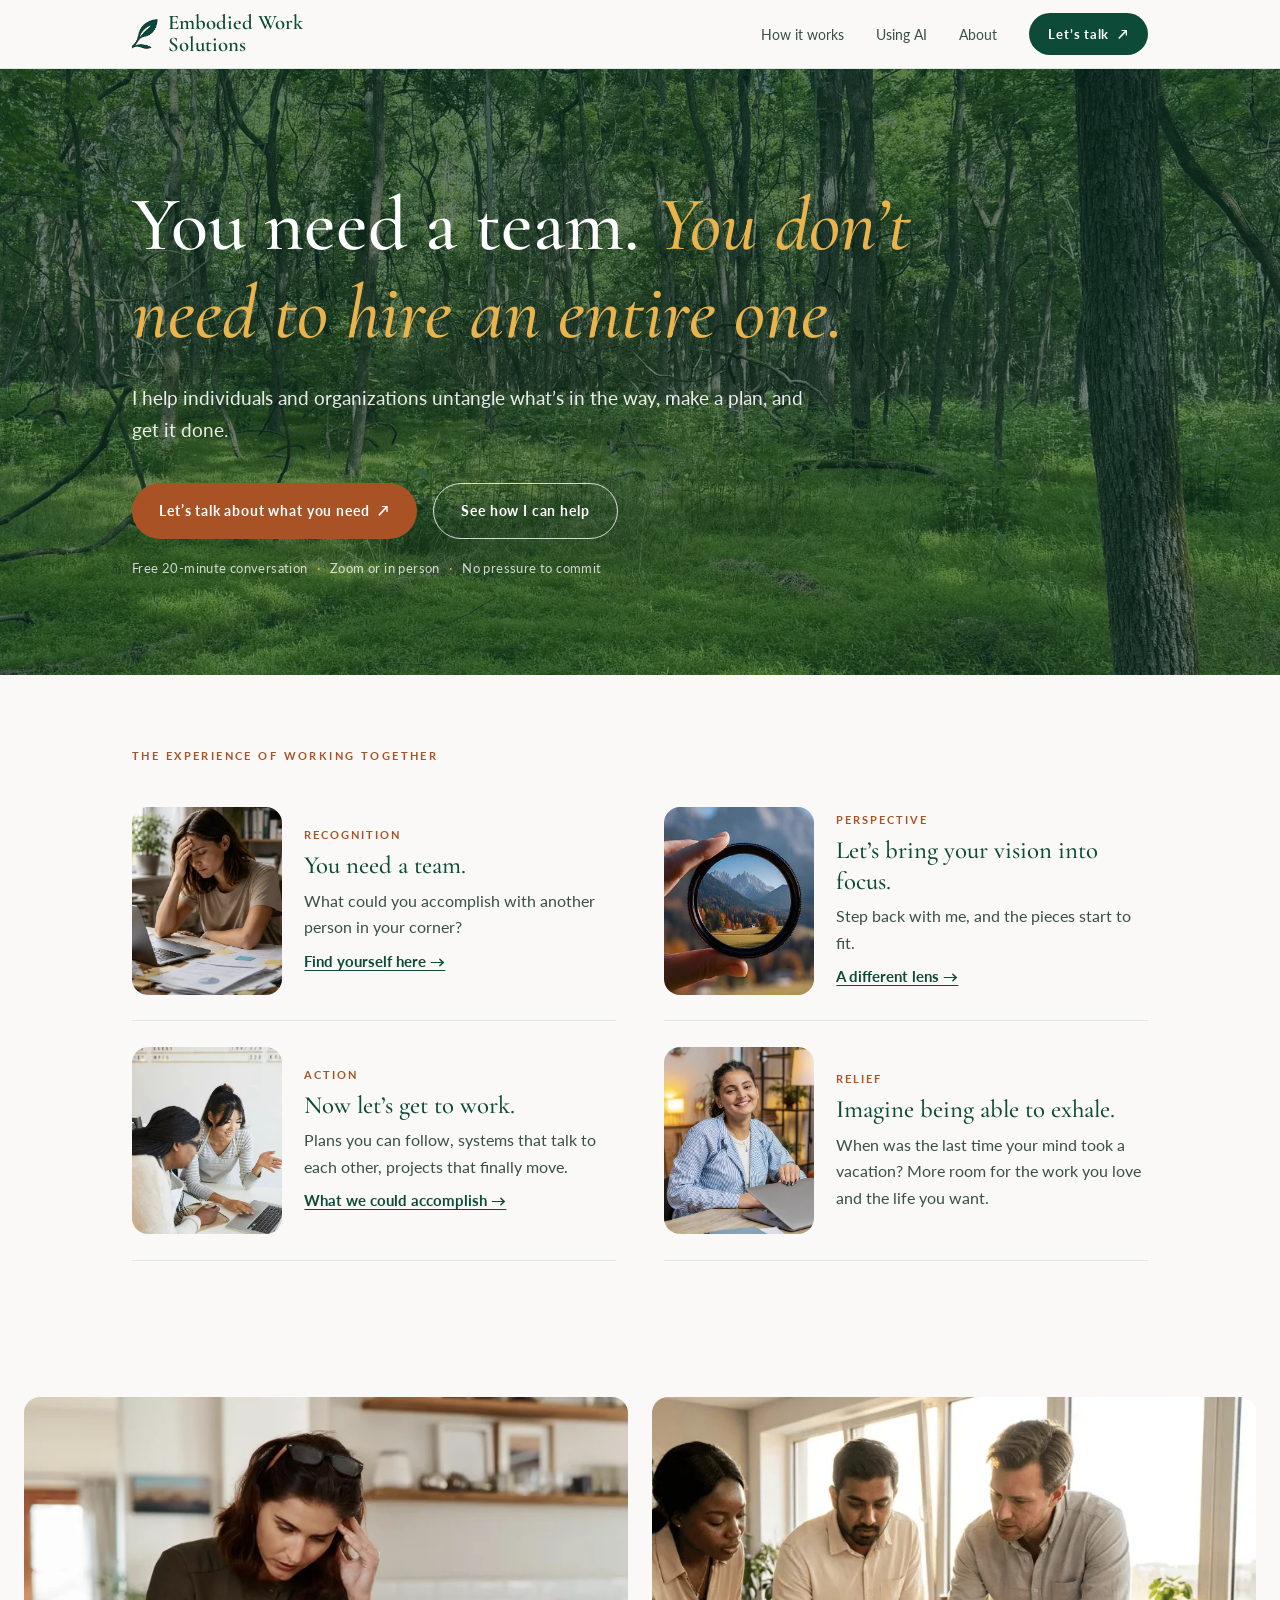
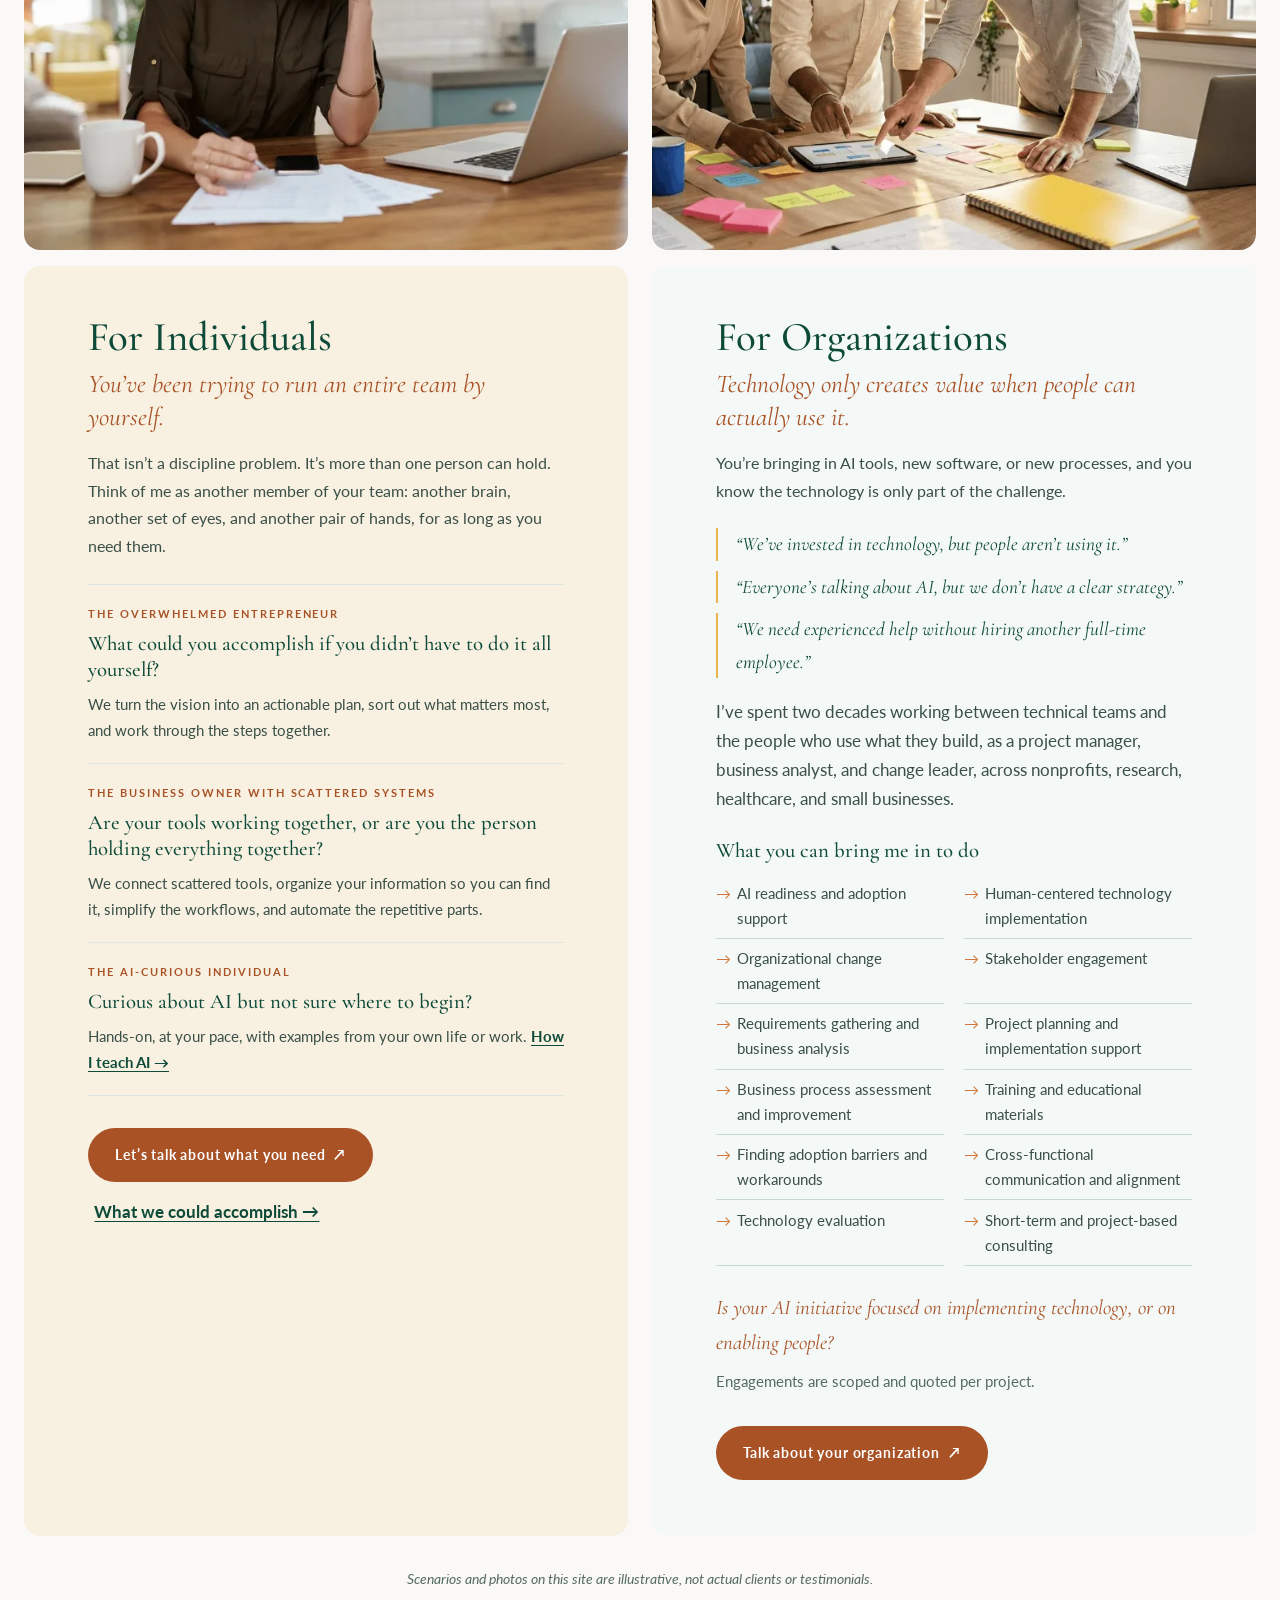
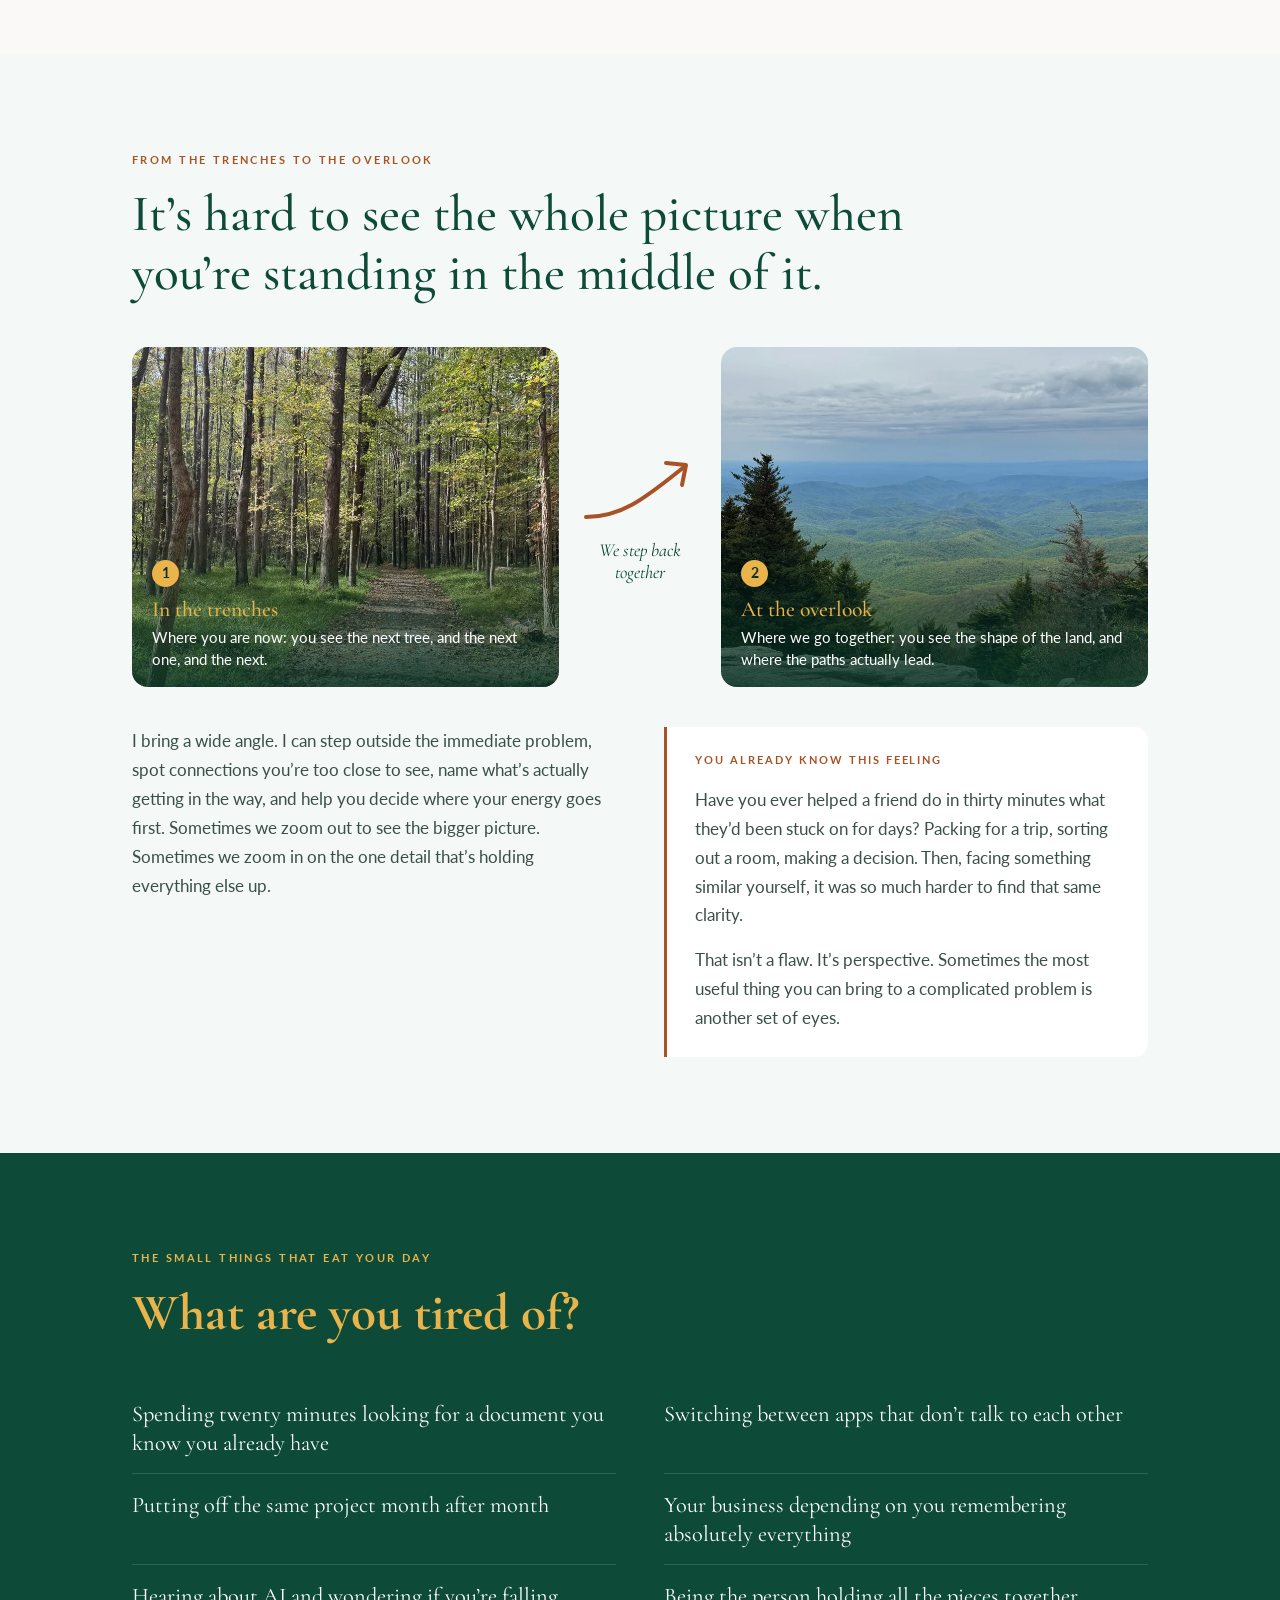
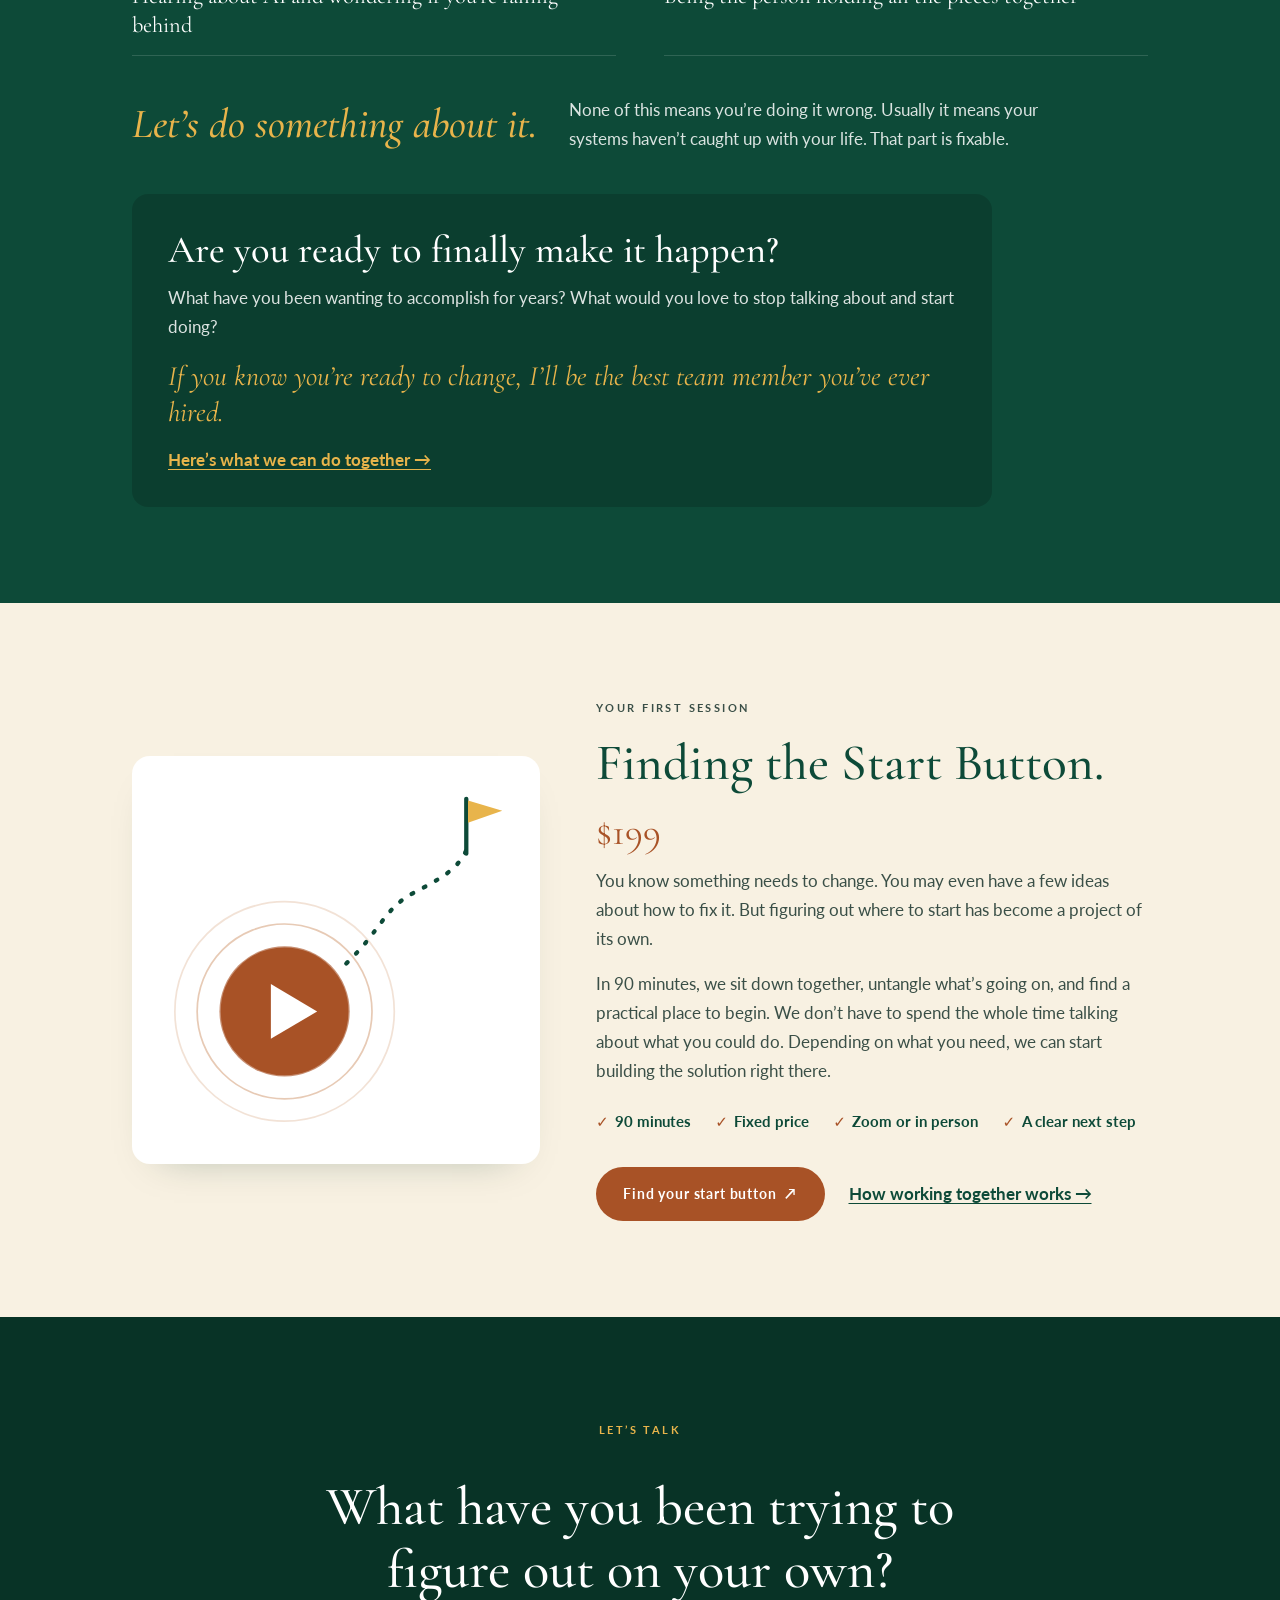
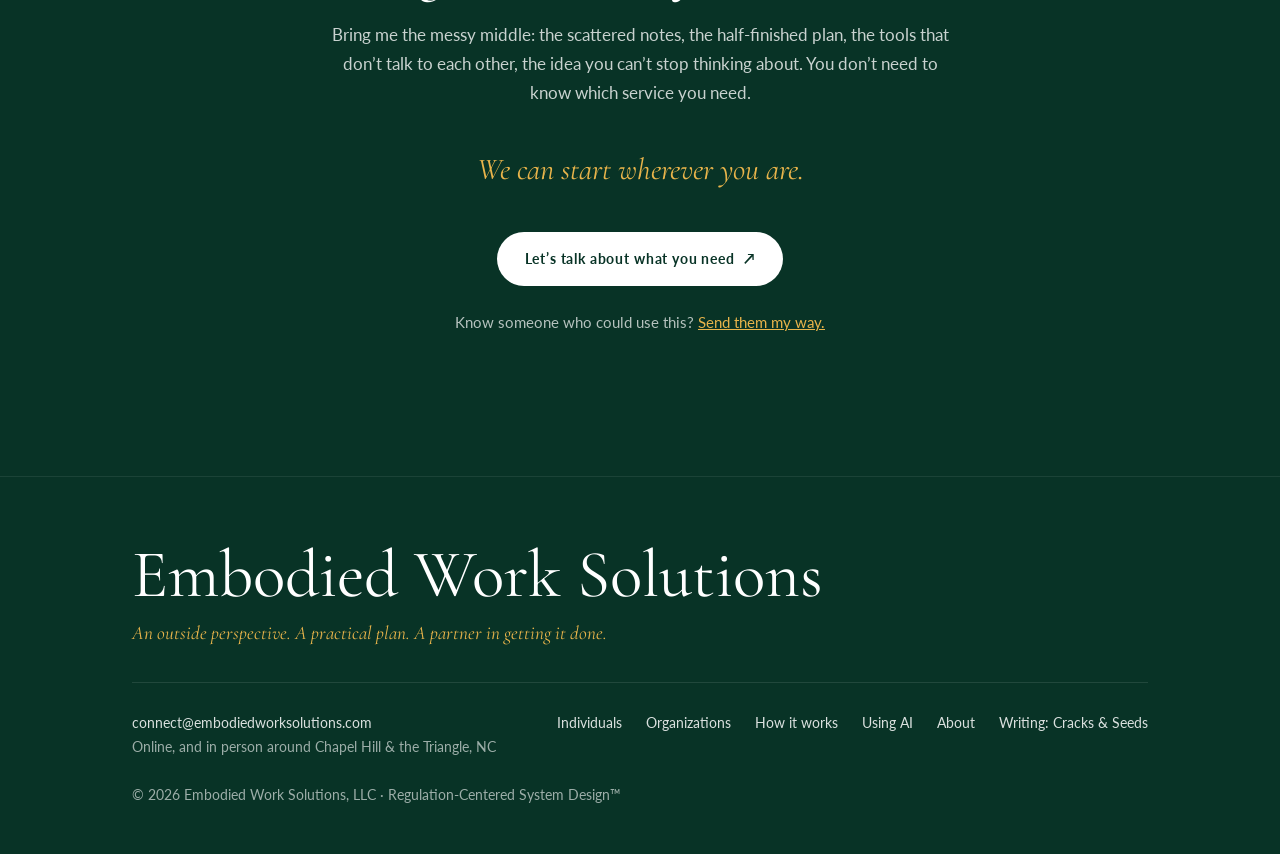
<file: index.html>
<!DOCTYPE html>
<html lang="en">
<head>
<meta charset="UTF-8" />
<meta name="viewport" content="width=device-width, initial-scale=1.0" />
<title>Embodied Work Solutions · Business, Technology &amp; AI Consulting</title>
  <meta property="og:type" content="website" />
  <meta property="og:site_name" content="Embodied Work Solutions" />
  <meta property="og:title" content="Embodied Work Solutions · Business, Technology &amp; AI Consulting" />
  <meta property="og:description" content="You need a team. You don’t need to hire an entire one. Business systems, project management, and AI support for entrepreneurs, small businesses, and organizations, online and in the Triangle, NC." />
  <meta property="og:image" content="http://embodiedworksolutions.com/assets/share-forest-2.jpg" />
  <meta property="og:image:width" content="1200" />
  <meta property="og:image:height" content="630" />
  <meta property="og:image:alt" content="Embodied Work Solutions, over a sunlit green forest" />
  <meta name="twitter:card" content="summary_large_image" />
  <meta name="twitter:image" content="http://embodiedworksolutions.com/assets/share-forest-2.jpg" />
  <meta name="description" content="You need a team. You don’t need to hire an entire one. Business systems, project management, and AI support for entrepreneurs, small businesses, and organizations, online and in the Triangle, NC." />
<link rel="icon" type="image/webp" href="assets/leaf.webp" />
<link rel="preconnect" href="https://fonts.googleapis.com" />
<link rel="preconnect" href="https://fonts.gstatic.com" crossorigin />
<link href="https://fonts.googleapis.com/css2?family=Cormorant+Garamond:ital,wght@0,400;0,500;0,600;1,400;1,500&family=Lato:wght@300;400;700&display=swap" rel="stylesheet" />
<style>
  *, *::before, *::after { box-sizing: border-box; margin: 0; padding: 0; }
  :root {
    --forest: #0d4a38; --forest-dark: #083326; --forest-mid: #1a6b52;
    --forest-light: #e6f0ec; --forest-pale: #f4f8f6;
    --terracotta: #b85c2c; --terracotta-light: #d4773e; --honey: #e8b44b;
    --sand: #f8f1e2; --warm-white: #faf9f7; --off-white: #f2f0eb;
    --text-dark: #1c2b27; --text-mid: #3a4f47; --text-muted: #5f766d;
    --border: #c8d8d2; --rule: #dde8e4;
    --serif: 'Cormorant Garamond', Georgia, serif; --sans: 'Lato', system-ui, sans-serif;
  }
  html { scroll-behavior: smooth; scroll-padding-top: 76px; }
  @media (prefers-reduced-motion: reduce) { html { scroll-behavior: auto; } * { transition: none !important; } }
  body { font-family: var(--sans); color: var(--text-dark); background: var(--warm-white); line-height: 1.7; font-size: 17px; }
  a:focus-visible, button:focus-visible, summary:focus-visible { outline: 2px solid var(--terracotta-light); outline-offset: 3px; }
  img { display: block; max-width: 100%; height: auto; }
  .skip { position: absolute; left: -9999px; top: 0; background: var(--forest); color: #fff; padding: .5rem 1rem; z-index: 200; }
  .skip:focus { left: 1rem; top: .5rem; }

  .wrap { max-width: 1080px; margin: 0 auto; padding: 0 2rem; }
  .narrow { max-width: 760px; }
  section { padding: 6rem 0; }
  .eyebrow { font-size: 11px; letter-spacing: .22em; text-transform: uppercase; color: var(--terracotta); margin-bottom: 1rem; font-weight: 700; }
  h1, h2, h3 { font-family: var(--serif); font-weight: 500; color: var(--forest); line-height: 1.15; }
  h2 { font-size: clamp(2.1rem, 4.4vw, 3.2rem); margin-bottom: 1.25rem; }
  h3 { font-size: 1.55rem; line-height: 1.25; margin-bottom: .6rem; }
  p.lede { font-size: 1.12rem; color: var(--text-mid); max-width: 680px; }
  p + p { margin-top: 1rem; }
  .muted { color: var(--text-muted); }

  .btn { display: inline-flex; align-items: center; gap: .55rem; background: var(--forest); color: #fff; text-decoration: none; padding: .95rem 1.7rem; font-size: 14px; letter-spacing: .06em; font-weight: 700; border-radius: 999px; transition: background .2s; }
  .btn:hover { background: var(--forest-mid); }
  .btn.warm { background: var(--terracotta); }
  .btn.warm:hover { background: var(--terracotta-light); }
  .btn.ghost { background: transparent; color: var(--forest); border: 1.5px solid var(--forest); }
  .btn.ghost:hover { background: var(--forest-light); }
  .btn.light { background: #fff; color: var(--forest-dark); }
  .btn.light:hover { background: var(--sand); }
  .arrow { font-family: var(--sans); }
  .micro { font-size: 13px; color: var(--text-muted); letter-spacing: .03em; margin-top: 1.1rem; }
  .micro span + span::before { content: "·"; margin: 0 .6rem; color: var(--terracotta-light); }

  /* NAV */
  nav { position: sticky; top: 0; z-index: 100; background: rgba(250,249,247,.95); backdrop-filter: blur(6px); border-bottom: 1px solid var(--rule); }
  nav .wrap { display: flex; align-items: center; justify-content: space-between; height: 68px; }
  .brand { display: flex; align-items: center; gap: .6rem; text-decoration: none; color: var(--forest); font-family: var(--serif); font-size: 1.3rem; line-height: 1.05; font-weight: 600; }
  .brand img { height: 30px; width: auto; }
  .nav-links { display: flex; gap: 2rem; list-style: none; align-items: center; }
  .nav-links a { color: var(--text-mid); text-decoration: none; font-size: 14px; }
  .nav-links a:hover { color: var(--forest); }
  .nav-links .btn { color: #fff; padding: .6rem 1.2rem; font-size: 13px; }

  /* HERO */
  .hero { padding: 7rem 0 6rem; background: var(--sand); position: relative; overflow: hidden; }
  .hero::after { content: ""; position: absolute; right: -120px; top: -80px; width: 460px; height: 460px; border-radius: 50%; background: radial-gradient(circle, rgba(232,180,75,.22), rgba(232,180,75,0) 70%); pointer-events: none; }
  .hero h1 { font-size: clamp(2.8rem, 6.4vw, 4.8rem); max-width: 820px; margin-bottom: 1.5rem; }
  .hero h1 em { color: var(--terracotta); }
  .hero p.lede { font-size: 1.2rem; margin-bottom: 2.25rem; }
  .hero .actions { display: flex; gap: 1rem; flex-wrap: wrap; }

  /* MESSY MIDDLE */
  .quotes { display: grid; grid-template-columns: repeat(2, 1fr); gap: 1.25rem; margin: 2.75rem 0 2rem; }
  .q { background: #fff; border: 1px solid var(--border); border-radius: 14px; padding: 1.6rem 1.75rem; display: flex; gap: 1.25rem; align-items: baseline; }
  .q .n { font-family: var(--serif); font-size: 1.6rem; color: var(--terracotta-light); }
  .q p { font-family: var(--serif); font-size: 1.45rem; color: var(--forest); line-height: 1.3; font-style: italic; }
  .bridge { font-family: var(--serif); font-size: 1.4rem; color: var(--forest); }
  .bridge a { color: var(--terracotta); text-decoration: none; }
  .pills { display: flex; flex-wrap: wrap; gap: .6rem; list-style: none; margin-top: 1.75rem; }
  .pills li { font-size: 13px; color: var(--forest); background: var(--forest-light); padding: .45rem 1rem; border-radius: 999px; }

  /* SOUND FAMILIAR */
  .familiar { background: var(--forest-pale); }
  .split { display: grid; grid-template-columns: 1.1fr 1fr; gap: 4rem; align-items: start; }
  .split .photo img { width: 100%; aspect-ratio: 4 / 5; object-fit: cover; border-radius: 16px; }
  .turn { font-family: var(--serif); font-size: 1.5rem; color: var(--forest); font-style: italic; margin-top: 1.5rem; }
  .signs { list-style: none; margin-top: 2.25rem; display: grid; gap: 1.1rem; }
  .signs li { padding-left: 1.4rem; border-left: 2px solid var(--terracotta-light); color: var(--text-mid); }
  .signs strong { color: var(--forest); }

  /* HELP AREAS */
  .areas { display: grid; grid-template-columns: 1fr 1fr; gap: 1.75rem; margin-top: 3rem; }
  .area { background: #fff; border: 1px solid var(--border); border-radius: 16px; overflow: hidden; display: flex; flex-direction: column; }
  .area img { width: 100%; aspect-ratio: 16 / 9; object-fit: cover; }
  .area .body { padding: 2rem; }
  .tag { display: inline-block; font-size: 11px; letter-spacing: .16em; text-transform: uppercase; color: var(--terracotta); font-weight: 700; margin-bottom: .75rem; }
  .area ul { list-style: none; margin-top: 1.25rem; border-top: 1px solid var(--rule); }
  .area li { padding: .7rem 0 .7rem 1.6rem; border-bottom: 1px solid var(--rule); position: relative; color: var(--text-mid); font-size: .97rem; }
  .area li::before { content: "→"; position: absolute; left: 0; color: var(--terracotta-light); }
  .note { margin-top: 2rem; font-family: var(--serif); font-size: 1.3rem; color: var(--forest); text-align: center; }

  /* NUMBERED TRIO / STEPS */
  .support { background: var(--off-white); }
  .trio { display: grid; grid-template-columns: repeat(3, 1fr); gap: 1.5rem; margin-top: 3rem; }
  .card { background: #fff; border: 1px solid var(--border); border-radius: 14px; padding: 2rem 1.75rem; }
  .card .n { font-family: var(--serif); font-size: 2.6rem; line-height: 1; color: var(--terracotta-light); opacity: .7; margin-bottom: 1rem; }
  .card p { color: var(--text-mid); font-size: .97rem; }
  .steps { display: grid; grid-template-columns: repeat(4, 1fr); gap: 1.5rem; margin: 3rem 0 2.5rem; }
  .step { border-top: 2px solid var(--forest); padding-top: 1.25rem; }
  .step .label { font-size: 11px; letter-spacing: .18em; font-weight: 700; color: var(--terracotta); margin-bottom: .6rem; }
  .step h3 { font-size: 1.4rem; }
  .step p { color: var(--text-mid); font-size: .95rem; }

  /* WAYS */
  .ways { background: var(--forest-pale); }
  .ways .card h3 { font-size: 1.45rem; }
  .ways .card .tag { margin-bottom: .4rem; }
  .fineprint { margin-top: 2rem; color: var(--text-muted); font-size: .95rem; max-width: 720px; }

  /* REALLY FOR */
  .reallyfor { background: var(--forest); color: #fff; }
  .reallyfor .eyebrow { color: var(--honey); }
  .reallyfor h2 { color: #fff; }
  .reallyfor p { color: rgba(255,255,255,.82); }
  .reallyfor .split { align-items: center; }
  .reallyfor .photo img { aspect-ratio: 4 / 3; }
  .pull { font-family: var(--serif); font-style: italic; font-size: clamp(1.6rem, 3vw, 2.1rem); line-height: 1.3; color: #fff; border-left: 3px solid var(--honey); padding-left: 1.25rem; margin-top: 2rem; }
  .caption { margin-top: .9rem; font-size: 13px; color: rgba(255,255,255,.65); letter-spacing: .04em; }

  /* ABOUT */
  .about .split { grid-template-columns: 1fr 1.25fr; align-items: center; }
  .about .photo img { width: min(100%, 380px); aspect-ratio: 1 / 1; object-fit: cover; border-radius: 50%; margin: 0 auto; }
  .about .skills { margin-top: 1.75rem; }

  /* APPROACH */
  .approach { background: var(--sand); text-align: center; }
  .approach h2 { font-size: clamp(2.4rem, 5vw, 3.6rem); }
  .approach h2 span { display: block; color: var(--terracotta); font-style: italic; }
  .approach p { color: var(--text-mid); max-width: 680px; margin: 0 auto; }

  /* FAQ */
  .faq details { border-bottom: 1px solid var(--rule); padding: 1.25rem 0; }
  .faq details:first-of-type { border-top: 1px solid var(--rule); margin-top: 2rem; }
  .faq summary { cursor: pointer; list-style: none; font-family: var(--serif); font-size: 1.45rem; color: var(--forest); display: flex; justify-content: space-between; gap: 1rem; }
  .faq summary::-webkit-details-marker { display: none; }
  .faq summary::after { content: "+"; color: var(--terracotta); font-family: var(--sans); font-size: 1.4rem; line-height: 1; }
  .faq details[open] summary::after { content: "–"; }
  .faq details p { color: var(--text-mid); margin-top: .75rem; max-width: 680px; }

  /* FINAL CTA */
  .final { background: var(--forest-dark); color: #fff; text-align: center; padding: 6.5rem 0; }
  .final .eyebrow { color: var(--honey); }
  .final h2 { color: #fff; font-size: clamp(2.2rem, 5vw, 3.4rem); }
  .final p { color: rgba(255,255,255,.78); max-width: 620px; margin: 0 auto 2.25rem; }
  .checks { display: flex; justify-content: center; flex-wrap: wrap; gap: .5rem 1.75rem; list-style: none; margin-top: 1.75rem; color: rgba(255,255,255,.8); font-size: 14px; }
  .checks li::before { content: "✓"; color: var(--honey); margin-right: .45rem; }

  .page-top { background: var(--sand); padding-top: 5.5rem; }
  .page-top h1 { font-size: clamp(2.6rem, 5.6vw, 4rem); margin-bottom: 1.25rem; }
  .nav-links a[aria-current="page"]:not(.btn) { color: var(--forest); border-bottom: 2px solid var(--terracotta); padding-bottom: 3px; }
  .contact-extra { text-align: center; }
  .contact-extra p { color: var(--text-mid); }
  .contact-extra a { color: var(--forest); font-weight: 700; }

  /* BLEND: photos + feelings */
  .band { width: 100%; height: clamp(150px, 26vw, 300px); overflow: hidden; background: var(--forest-dark); }
  .band img { width: 100%; height: 100%; object-fit: cover; }
  .feel-intro { text-align: center; max-width: 720px; margin: 0 auto; }
  .feel-intro .pull { margin-left: auto; margin-right: auto; }
  .picture-grid { display: grid; grid-template-columns: repeat(3, 1fr); gap: 1.5rem; margin: 3rem 0 2rem; }
  .vignette { background: #fff; border: 1px solid var(--border); border-radius: 14px; overflow: hidden; }
  .vignette img { width: 100%; aspect-ratio: 4 / 3; object-fit: cover; }
  .vignette .vt { padding: 1.4rem 1.6rem 1.75rem; }
  .vignette h3.feel { font-family: 'Cormorant Garamond', serif; font-style: italic; font-weight: 500; font-size: 2rem; line-height: 1; color: var(--terracotta); margin-bottom: .6rem; }
  .vignette p { font-family: 'Cormorant Garamond', serif; font-size: 1.25rem; line-height: 1.4; color: var(--forest); }
  .feel-close { text-align: center; font-family: 'Cormorant Garamond', serif; font-style: italic; font-size: 1.5rem; color: var(--forest); }
  .step img { width: 100%; aspect-ratio: 3 / 2; object-fit: cover; border-radius: 10px; margin-bottom: 1rem; }
  .step.has-photo { border-top: 0; padding-top: 0; }
  .step.has-photo .label { border-top: 2px solid var(--forest); padding-top: 1rem; }
  .approach .mark { width: min(100%, 360px); aspect-ratio: 4 / 3; object-fit: cover; border-radius: 14px; margin: 0 auto 2rem; }
  @media (max-width: 900px) { .picture-grid { grid-template-columns: repeat(2, 1fr); } }
  @media (max-width: 560px) { .picture-grid { grid-template-columns: 1fr; } }

  /* PHOTO HEADERS (green overlay) */
  .photo-head { background-size: cover; background-position: center; color: #fff; text-align: center; padding: 6.5rem 0 5.5rem; }
  .photo-head .wrap { max-width: 820px; }
  .photo-head .eyebrow { color: var(--honey); }
  .photo-head h1 { color: #fff; font-size: clamp(2.6rem, 5.6vw, 4rem); margin-bottom: 1.25rem; }
  .photo-head h1 em { color: var(--honey); }
  .photo-head p.lede { color: rgba(255,255,255,.88); margin: 0 auto; }
  .photo-head .btn { margin-top: 2rem; }
  .photo-head .checks { margin-top: 1.25rem; }
  .hero.has-photo { background-size: cover; background-position: center; }
  .hero.has-photo::after { display: none; }
  .hero.has-photo h1 { color: #fff; }
  .hero.has-photo h1 em { color: var(--honey); }
  .hero.has-photo .eyebrow { color: var(--honey); }
  .hero.has-photo p.lede { color: rgba(255,255,255,.9); }
  .hero.has-photo .btn.ghost { color: #fff; border-color: rgba(255,255,255,.8); }
  .hero.has-photo .btn.ghost:hover { background: rgba(255,255,255,.12); }
  .hero.has-photo .micro { color: rgba(255,255,255,.78); }
  .hero.has-photo .micro span + span::before { color: var(--honey); }
  .page-body { background: var(--sand); padding-top: 4.5rem; }
  .areas.three { grid-template-columns: repeat(3, 1fr); }
  .org-note { margin-top: 2.5rem; padding: 1.6rem 2rem; background: #fff; border: 1px solid var(--border); border-radius: 14px; color: var(--text-mid); }
  .org-note strong { color: var(--forest); }
  .welcome { margin-top: 2rem; padding: 1.25rem 1.5rem; background: var(--sand); border-radius: 12px; color: var(--text-mid); }
  .welcome strong { color: var(--forest); }
  .card.start { border: 2px solid var(--terracotta); }
  .card .price { font-family: 'Cormorant Garamond', serif; font-size: 2rem; color: var(--terracotta); line-height: 1; margin: .2rem 0 .8rem; }
  @media (max-width: 1000px) { .areas.three { grid-template-columns: 1fr; } }

  /* HUMAN IN AI */
  .human { background: var(--warm-white); }
  .human .split { grid-template-columns: 440px 1fr; gap: 4rem; align-items: center; }
  .human .portrait { margin: 0; max-width: 440px; justify-self: center; }
  .human .portrait img { width: 100%; aspect-ratio: 4 / 3; object-fit: cover; border-radius: 18px; margin: 0 auto; }
  .human .portrait figcaption { font-size: .8rem; color: var(--text-muted); margin-top: .6rem; }
  .human .portrait figcaption a { color: inherit; }
  .human h2 em { color: var(--terracotta); }
  .human ul.terms { list-style: none; padding: 0; margin: 1.5rem 0; }
  .human ul.terms li { border-left: 2px solid var(--terracotta); padding: .1rem 0 .1rem 1rem; margin-bottom: .8rem; color: var(--text-mid); }
  .human .pull { margin: 1.25rem 0; color: var(--forest); border-left-color: var(--terracotta); }
  .human a.more { color: var(--forest); font-weight: 700; }
  .first-ai { background: var(--warm-white); }
  .first-ai ol { list-style: none; padding: 0; counter-reset: f; display: grid; grid-template-columns: repeat(2, 1fr); gap: 1.25rem; margin-top: 2.5rem; }
  .first-ai li { counter-increment: f; background: #fff; border: 1px solid var(--border); border-radius: 14px; padding: 1.5rem 1.6rem 1.5rem 4.2rem; position: relative; color: var(--text-mid); }
  .first-ai li::before { content: counter(f, decimal-leading-zero); position: absolute; left: 1.4rem; top: 1.3rem; font-family: var(--serif); font-size: 1.6rem; color: var(--terracotta-light); }
  .first-ai li strong { display: block; color: var(--forest); font-family: var(--serif); font-size: 1.3rem; font-weight: 500; margin-bottom: .3rem; }
  .faq h3.group { font-size: .85rem; letter-spacing: .16em; text-transform: uppercase; font-family: 'Lato', sans-serif; font-weight: 700; color: var(--terracotta); margin: 2.5rem 0 .5rem; }
  .faq .read-more { margin-top: 1.25rem; color: var(--text-mid); }
  .faq .read-more a { color: var(--forest); font-weight: 700; }
  @media (max-width: 900px) { .human .split { grid-template-columns: 1fr; } .first-ai ol { grid-template-columns: 1fr; } }

  .voice { background: var(--sand); text-align: center; padding: 4.5rem 0; }
  .voice blockquote { margin: 0 auto; max-width: 820px; }
  .voice blockquote p { font-family: var(--serif); font-style: italic; font-size: clamp(1.7rem, 3.4vw, 2.4rem); line-height: 1.3; color: var(--forest); }
  .voice cite { display: block; margin-top: 1.1rem; font-style: normal; font-size: .85rem; letter-spacing: .16em; text-transform: uppercase; color: var(--terracotta); font-weight: 700; }

  /* ALIGN PASS */
  .newgoogle { background: var(--warm-white); }
  .newgoogle .split { grid-template-columns: 1.1fr .9fr; gap: 4rem; align-items: start; }
  .newgoogle ul.good { list-style: none; padding: 0; margin: 0; }
  .newgoogle ul.good li { border-left: 2px solid var(--honey); padding: .15rem 0 .15rem 1rem; margin-bottom: .9rem; color: var(--text-mid); }
  .newgoogle h3 { font-size: 1.4rem; margin-bottom: 1rem; }
  .paths { display: grid; grid-template-columns: 1fr 1fr; gap: 1.5rem; margin-top: 3rem; }
  .path { background: var(--sand); border-radius: 14px; padding: 2rem 2rem 2.2rem; }
  .path .tag { display: block; font-size: .78rem; letter-spacing: .16em; text-transform: uppercase; font-weight: 700; color: var(--terracotta); margin-bottom: .6rem; }
  .path h3 { font-size: 1.6rem; margin-bottom: .6rem; }
  .path p { color: var(--text-mid); margin: 0; }
  .skeptic-note { margin-top: 1.5rem; text-align: center; color: var(--text-mid); font-style: italic; font-family: var(--serif); font-size: 1.3rem; }
  .creds { background: var(--warm-white); }
  .creds .cols3 { display: grid; grid-template-columns: 1.2fr 1fr 1fr; gap: 3rem; margin-top: 2.5rem; }
  .creds h3 { font-size: 1.35rem; margin-bottom: 1rem; }
  .creds ul { list-style: none; padding: 0; margin: 0; }
  .creds li { padding: .55rem 0; border-bottom: 1px solid var(--border); color: var(--text-mid); }
  .creds li strong { color: var(--forest); display: block; }
  .creds .role { color: var(--forest); font-weight: 700; margin-bottom: .2rem; }
  .creds .when { font-size: .9rem; color: var(--text-mid); margin-bottom: .9rem; }
  @media (max-width: 900px) { .newgoogle .split, .paths, .creds .cols3 { grid-template-columns: 1fr; gap: 1.5rem; } }

  .final p.messy, .photo-head p.messy { font-family: var(--serif); font-style: italic; font-size: clamp(1.5rem, 2.6vw, 1.9rem); color: var(--honey); margin-top: 1.25rem; }
  .final .wrap > p + p { margin-top: .9rem; }

  /* PROJECTS */
  .projects { background: var(--warm-white); }
  .projects h2 { max-width: 820px; }
  .proj-grid { display: grid; grid-template-columns: repeat(4, 1fr); gap: 1.25rem; margin-top: 2.5rem; }
  .proj { background: #fff; border: 1px solid var(--border); border-radius: 14px; padding: 1.6rem 1.5rem 1.75rem; }
  .proj .n { font-family: var(--serif); font-size: 1.6rem; color: var(--terracotta-light); display: block; margin-bottom: .5rem; }
  .proj h3 { font-size: 1.4rem; margin-bottom: .5rem; }
  .proj p { color: var(--text-mid); margin: 0; font-size: .98rem; }
  .projects a.more { display: inline-block; margin-top: 1.75rem; color: var(--forest); font-weight: 700; }
  .proj-grid.two { grid-template-columns: 1fr 1fr; gap: 1.5rem; }
  .proj-grid.two .proj { padding: 2rem 2rem 2.2rem; }
  .proj-grid.two .n { font-family: 'Lato', sans-serif; font-size: .8rem; font-weight: 700; letter-spacing: .16em; text-transform: uppercase; color: var(--terracotta); }
  .proj-grid.two h3 { font-size: 1.7rem; }
  .proj ul { list-style: none; padding: 0; margin: 1.1rem 0 0; }
  .proj li { border-left: 2px solid var(--terracotta); padding: .1rem 0 .1rem .9rem; margin-bottom: .6rem; color: var(--text-mid); font-size: .98rem; }
  @media (max-width: 1000px) { .proj-grid { grid-template-columns: 1fr 1fr; } }
  @media (max-width: 760px) { .proj-grid, .proj-grid.two { grid-template-columns: 1fr; } }

  .examples { margin-top: 2rem; }
  .examples p { font-size: .8rem; font-weight: 700; letter-spacing: .16em; text-transform: uppercase; color: var(--terracotta); margin-bottom: .75rem; }
  .examples ul { list-style: none; padding: 0; margin: 0; display: flex; flex-wrap: wrap; gap: .6rem; }
  .examples li { background: var(--sand); border: 1px solid var(--border); border-radius: 999px; padding: .45rem 1rem; color: var(--forest); font-size: .95rem; }

  .different { background: var(--forest); color: #fff; }
  .different .eyebrow { color: var(--honey); }
  .different h2 { color: #fff; max-width: 820px; }
  .different h2 em { color: var(--honey); }
  .different p.lede { color: rgba(255,255,255,.88); max-width: 760px; }
  .pillars { list-style: none; padding: 0; margin: 2.25rem 0 0; display: grid; grid-template-columns: repeat(2, 1fr); gap: 1.5rem 2.5rem; max-width: 760px; }
  .pillars li { border-left: 2px solid var(--honey); padding: .2rem 0 .2rem 1.1rem; color: rgba(255,255,255,.86); }
  .pillars li strong { display: block; color: #fff; font-family: var(--serif); font-size: 1.4rem; font-weight: 500; margin-bottom: .3rem; }
  .different a.more { display: inline-block; margin-top: 2rem; color: var(--honey); font-weight: 700; }
  @media (max-width: 900px) { .pillars { grid-template-columns: 1fr; } }

  .two-head { display: grid; grid-template-columns: 1fr 380px; gap: 3.5rem; align-items: center; }
  .two-photo { margin: 0; }
  .two-photo img { width: 100%; aspect-ratio: 4 / 3; object-fit: cover; border-radius: 18px; }
  .two-photo figcaption { font-size: .8rem; color: var(--text-muted); margin-top: .6rem; }
  .two-photo figcaption a { color: inherit; }
  @media (max-width: 900px) { .two-head { grid-template-columns: 1fr; gap: 1.5rem; } }

  .different.soft { background: var(--sand); color: var(--text); }
  .different.soft .eyebrow { color: var(--terracotta); }
  .different.soft h2 { color: var(--forest); }
  .different.soft p.lede { color: var(--text-mid); }
  .different.soft p.lede strong { color: var(--forest); }
  .different.soft .pillars li { border-left-color: var(--terracotta); color: var(--text-mid); }
  .different.soft .pillars li strong { color: var(--forest); }
  .different.soft a.more { color: var(--forest); }

  /* FOOTER */
  footer { background: var(--forest-dark); border-top: 1px solid rgba(255,255,255,.08); color: rgba(255,255,255,.6); padding: 4rem 0 3rem; }
  .wordmark { font-family: var(--serif); font-size: clamp(2.4rem, 6vw, 4.2rem); color: #fff; line-height: 1; }
  .tagline { font-family: var(--serif); font-style: italic; font-size: 1.2rem; color: var(--honey); margin: .6rem 0 2rem; }
  .foot-row { display: flex; justify-content: space-between; flex-wrap: wrap; gap: 1.5rem; border-top: 1px solid rgba(255,255,255,.1); padding-top: 1.75rem; font-size: 14px; }
  footer a { color: rgba(255,255,255,.85); text-decoration: none; }
  footer a:hover { color: #fff; }
  .foot-links { display: flex; gap: 1.5rem; flex-wrap: wrap; }

  @media (max-width: 900px) {
    .steps { grid-template-columns: repeat(2, 1fr); }
    .split, .about .split { grid-template-columns: 1fr; gap: 2.5rem; }
    .split .photo img { aspect-ratio: 16 / 10; }
    .about .photo img { max-width: 280px; }
  }
  @media (max-width: 760px) {
    section { padding: 4.5rem 0; }
    .wrap { padding: 0 1.25rem; }
    .nav-links li:not(:last-child) { display: none; }
    .brand span { display: none; }
    .quotes, .areas, .trio { grid-template-columns: 1fr; }
    .hero { padding: 5rem 0 4.5rem; }
  }
  @media (max-width: 480px) { .steps { grid-template-columns: 1fr; } }

  /* MOBILE MENU */
  .menu-toggle { display: none; }
  @media (max-width: 760px) {
    nav .wrap .nav-links { margin-left: auto; }
    .menu-toggle { display: inline-flex; flex-direction: column; justify-content: center; gap: 5px; width: 44px; height: 44px; margin-left: .6rem; padding: 0 12px; background: transparent; border: 1px solid var(--rule); border-radius: 999px; cursor: pointer; }
    .menu-toggle span { display: block; height: 2px; background: var(--forest); border-radius: 2px; transition: transform .2s ease, opacity .2s ease; }
    .menu-toggle[aria-expanded="true"] span:nth-child(1) { transform: translateY(7px) rotate(45deg); }
    .menu-toggle[aria-expanded="true"] span:nth-child(2) { opacity: 0; }
    .menu-toggle[aria-expanded="true"] span:nth-child(3) { transform: translateY(-7px) rotate(-45deg); }
    .mobile-menu { border-top: 1px solid var(--rule); background: rgba(250,249,247,.98); }
    .mobile-menu ul { list-style: none; margin: 0; padding: .25rem 1.25rem 1rem; }
    .mobile-menu a { display: block; padding: .9rem 0; font-size: 17px; color: var(--forest); text-decoration: none; border-bottom: 1px solid var(--rule); }
    .mobile-menu li:last-child a { border-bottom: 0; }
    .mobile-menu a[aria-current="page"] { color: var(--terracotta); font-weight: 700; }
  }
  @media (min-width: 761px) { .mobile-menu { display: none !important; } }
</style>
<link rel="stylesheet" href="assets/ews.css" />
<script>
document.documentElement.classList.add('js');
function ewsImg(i) {
  i.onerror = null;
  var f = i.closest('.slot') || i.parentNode;
  if (i.getAttribute('data-fallback')) {
    f.classList.add('is-fallback');
    if (i.hasAttribute('data-fallback-alt')) i.alt = i.getAttribute('data-fallback-alt');
    i.src = i.getAttribute('data-fallback');
  } else { f.classList.add('is-missing'); }
}
</script>
<script type="application/ld+json">
{"@context":"https://schema.org","@type":"ProfessionalService","name":"Embodied Work Solutions","url":"https://embodiedworksolutions.com/","email":"connect@embodiedworksolutions.com","image":"https://embodiedworksolutions.com/assets/share-forest-2.jpg","description":"Business systems consulting, project management, AI education and adoption support, organizational change management, and hands-on implementation for entrepreneurs, small businesses, and organizations.","areaServed":[{"@type":"Place","name":"Chapel Hill, NC"},{"@type":"Place","name":"Research Triangle, North Carolina"},{"@type":"Place","name":"Online"}],"knowsAbout":["Business process improvement","Small business workflow automation","Project management","Organizational change management","AI adoption","Personalized AI training","Business systems implementation"]}
</script>
</head>
<body>
<a class="skip" href="#main">Skip to content</a>

<nav aria-label="Main">
  <div class="wrap">
    <a href="index.html" class="brand" aria-label="Embodied Work Solutions, home"><img src="assets/leaf.webp" alt="" width="96" height="109" /><span>Embodied Work<br>Solutions</span></a>
    <ul class="nav-links">
      <li><a href="how-it-works.html">How it works</a></li>
      <li><a href="ai.html">Using AI</a></li>
      <li><a href="about.html">About</a></li>
      <li><a href="contact.html" class="btn">Let’s talk <span class="arrow">↗</span></a></li>
    </ul>
    <button class="menu-toggle" type="button" aria-expanded="false" aria-controls="mobile-menu" aria-label="Open menu"><span></span><span></span><span></span></button>
  </div>
  <div class="mobile-menu" id="mobile-menu" hidden>
    <ul>
      <li><a href="index.html" aria-current="page">Home</a></li>
      <li><a href="how-it-works.html">How it works</a></li>
      <li><a href="ai.html">Using AI</a></li>
      <li><a href="about.html">About</a></li>
      <li><a href="contact.html">Let’s talk</a></li>
    </ul>
  </div>
</nav>


<!-- A · HERO: SK's green forest, text only -->
<header class="hero has-photo" id="top" style="background-image:linear-gradient(rgba(8,51,38,0.6),rgba(8,51,38,0.55)),url(assets/photos/header-home.webp)">
  <div class="wrap">
    <h1>You need a team. <em>You don’t need to hire an entire one.</em></h1>
    <p class="lede">I help individuals and organizations untangle what’s in the way, make a plan, and get it done.</p>
    <div class="actions">
      <a href="contact.html" class="btn warm">Let’s talk about what you need <span class="arrow">↗</span></a>
      <a href="#help" class="btn ghost">See how I can help</a>
    </div>
    <p class="micro"><span>Free 20-minute conversation</span><span>Zoom or in person</span><span>No pressure to commit</span></p>
  </div>
</header>

<main id="main">

<!-- THE EXPERIENCE OF WORKING TOGETHER: recognition → perspective → action → relief.
     Images are REFERENCE IMAGES from SK's inspiration page: license or replace before launch. -->
<section class="journey" id="experience">
  <div class="wrap">
    <p class="eyebrow">The experience of working together</p>
    <h2 class="sr-only">The experience of working together</h2>
    <ol class="beats">
      <li class="beat">
        <img src="assets/photos/experience-recognition.webp" alt="A woman at a desk covered in papers rests her head in her hand, laptop open, overwhelmed" loading="lazy" width="232" height="295" />
        <div><p class="stage">Recognition</p><h3>You need a team.</h3><p>What could you accomplish with another person in your corner?</p><a class="more" href="#who">Find yourself here →</a></div>
      </li>
      <li class="beat">
        <img src="assets/photos/experience-perspective.webp" alt="A hand holding a round lens in front of a blurry mountain landscape; through the lens, the peaks are sharp and clear" loading="lazy" width="232" height="295" />
        <div><p class="stage">Perspective</p><h3>Let’s bring your vision into focus.</h3><p>Step back with me, and the pieces start to fit.</p><a class="more" href="#lens">A different lens →</a></div>
      </li>
      <li class="beat">
        <img src="assets/photos/experience-action.webp" alt="Two women at a table with a laptop and notebook, one explaining and gesturing while the other takes notes" loading="lazy" width="232" height="293" />
        <div><p class="stage">Action</p><h3>Now let’s get to work.</h3><p>Plans you can follow, systems that talk to each other, projects that finally move.</p><a class="more" href="how-it-works.html#accomplish">What we could accomplish →</a></div>
      </li>
      <li class="beat">
        <img src="assets/photos/finally-able-to-exhale.webp" alt="A smiling woman in a striped shirt closes her laptop at the end of a productive day" loading="lazy" width="232" height="295" />
        <div><p class="stage">Relief</p><h3>Imagine being able to exhale.</h3><p>When was the last time your mind took a vacation? More room for the work you love and the life you want.</p></div>
      </li>
    </ol>
  </div>
</section>

<!-- HOW I CAN HELP: individuals and organizations, side by side
     Photos are REFERENCE IMAGES from SK's inspiration page: license or replace before launch (see PHOTOS.md). -->
<section class="split-help" id="help">
  <h2 class="sr-only">How I can help</h2>
  <div class="halves">

    <article class="half" id="who">
      <figure class="slot half-photo">
        <img src="assets/photos/entrepreneur-messy-middle.webp" onerror="ewsImg(this)" loading="lazy"
          data-fallback="assets/photos/build.webp"
          data-fallback-alt="A fresh green leaf opening on a slender stem, new growth reaching for light"
          alt="A woman at a kitchen table, hand to her temple, writing on a stack of papers beside her laptop and phone"
          width="739" height="551" />
      </figure>
      <div class="half-body">
        <h2>For Individuals</h2>
        <p class="subhead">You’ve been trying to run an entire team by yourself.</p>
        <p class="lede">That isn’t a discipline problem. It’s more than one person can hold. Think of me as another member of your team: another brain, another set of eyes, and another pair of hands, for as long as you need them.</p>
        <div class="types">
          <div class="type">
            <p class="who">The overwhelmed entrepreneur</p>
            <h3>What could you accomplish if you didn’t have to do it all yourself?</h3>
<p>We turn the vision into an actionable plan, sort out what matters most, and work through the steps together.</p>
          </div>
          <div class="type">
            <p class="who">The business owner with scattered systems</p>
            <h3>Are your tools working together, or are you the person holding everything together?</h3>
<p>We connect scattered tools, organize your information so you can find it, simplify the workflows, and automate the repetitive parts.</p>
          </div>
          <div class="type">
            <p class="who">The AI-curious individual</p>
            <h3>Curious about AI but not sure where to begin?</h3>
<p>Hands-on, at your pace, with examples from your own life or work. <a class="more" href="ai.html">How I teach AI →</a></p>
          </div>
        </div>
        <div class="btn-row"><a href="contact.html" class="btn warm">Let’s talk about what you need <span class="arrow">↗</span></a><a class="more" href="how-it-works.html#accomplish">What we could accomplish →</a></div>
      </div>
    </article>

    <article class="half org" id="organizations">
      <figure class="slot half-photo">
        <img src="assets/photos/organizational-change-team.webp" onerror="ewsImg(this)" loading="lazy"
          data-fallback="assets/photos/ai.webp"
          data-fallback-alt="Two bees working side by side on a glowing sunflower"
          alt="Three colleagues standing around a table covered in sticky notes and a tablet, mapping out a process together"
          width="740" height="551" />
      </figure>
      <div class="half-body">
        <h2>For Organizations</h2>
        <p class="subhead">Technology only creates value when people can actually use it.</p>
        <p class="lede">You’re bringing in AI tools, new software, or new processes, and you know the technology is only part of the challenge.</p>
        <ul class="thinking" aria-label="What you might be thinking">
        <li>“We’ve invested in technology, but people aren’t using it.”</li>
        <li>“Everyone’s talking about AI, but we don’t have a clear strategy.”</li>
        <li>“We need experienced help without hiring another full-time employee.”</li>
      </ul>
        <p class="cred">I’ve spent two decades working between technical teams and the people who use what they build, as a project manager, business analyst, and change leader, across nonprofits, research, healthcare, and small businesses.</p>
        <h3 class="list-head">What you can bring me in to do</h3>
        <ul class="hire half-list">
        <li>AI readiness and adoption support</li>
        <li>Human-centered technology implementation</li>
        <li>Organizational change management</li>
        <li>Stakeholder engagement</li>
        <li>Requirements gathering and business analysis</li>
        <li>Project planning and implementation support</li>
        <li>Business process assessment and improvement</li>
        <li>Training and educational materials</li>
        <li>Finding adoption barriers and workarounds</li>
        <li>Cross-functional communication and alignment</li>
        <li>Technology evaluation</li>
        <li>Short-term and project-based consulting</li>
      </ul>
        <p class="ask">Is your AI initiative focused on implementing technology, or on enabling people?</p>
        <p class="fine">Engagements are scoped and quoted per project.</p>
        <div class="btn-row"><a href="contact.html#reasons" class="btn warm">Talk about your organization <span class="arrow">↗</span></a></div>
      </div>
    </article>

  </div>
  <p class="illustrative wrap">Scenarios and photos on this site are illustrative, not actual clients or testimonials.</p>
</section>

<!-- C · A DIFFERENT LENS ─ SK's own photographs -->
<section class="lens" id="lens">
  <div class="wrap">
    <p class="eyebrow">From the trenches to the overlook</p>
    <h2>It’s hard to see the whole picture when you’re standing in the middle of it.</h2>
    <div class="lens-pair journey-pair">
      <figure>
        <img src="assets/photos/ease.webp" alt="A path running between tall trees inside a green forest" loading="lazy" width="900" height="675" />
        <figcaption><span class="step-n">1</span><strong>In the trenches</strong>Where you are now: you see the next tree, and the next one, and the next.</figcaption>
      </figure>
      <div class="lens-arrow" aria-hidden="true">
        <svg viewBox="0 0 120 80" width="120" height="80"><path d="M6 66 C 40 66, 62 50, 104 16" fill="none" stroke="currentColor" stroke-width="4" stroke-linecap="round"/><path d="M86 12 L106 14 L102 34" fill="none" stroke="currentColor" stroke-width="4" stroke-linecap="round" stroke-linejoin="round"/></svg>
        <span>We step back<br>together</span>
      </div>
      <figure class="focus">
        <img src="assets/photos/clarity.webp" alt="A wide view from a mountain overlook: layers of forested ridges stretching to the horizon" loading="lazy" width="900" height="675" />
        <figcaption><span class="step-n">2</span><strong>At the overlook</strong>Where we go together: you see the shape of the land, and where the paths actually lead.</figcaption>
      </figure>
    </div>
    <p class="sr-only">We move together from the trenches, where you can only see the next tree, up to the overlook, where you can see the whole landscape.</p>
    <div class="lens-copy">
      <div>
<p>I bring a wide angle. I can step outside the immediate problem, spot connections you’re too close to see, name what’s actually getting in the way, and help you decide where your energy goes first. Sometimes we zoom out to see the bigger picture. Sometimes we zoom in on the one detail that’s holding everything else up.</p>
      </div>
      <div class="friend">
        <p class="k">You already know this feeling</p>
        <p>Have you ever helped a friend do in thirty minutes what they’d been stuck on for days? Packing for a trip, sorting out a room, making a decision. Then, facing something similar yourself, it was so much harder to find that same clarity.</p>
        <p>That isn’t a flaw. It’s perspective. Sometimes the most useful thing you can bring to a complicated problem is another set of eyes.</p>
      </div>
    </div>
  </div>
</section>

<!-- D · WHAT ARE YOU TIRED OF? -->
<section class="tired" id="tired">
  <div class="wrap">
    <p class="eyebrow">The small things that eat your day</p>
    <h2>What are you tired of?</h2>
    <ul class="tired-list">
      <li>Spending twenty minutes looking for a document you know you already have</li>
      <li>Switching between apps that don’t talk to each other</li>
<li>Putting off the same project month after month</li>
      <li>Your business depending on you remembering absolutely everything</li>
      <li>Hearing about AI and wondering if you’re falling behind</li>
      <li>Being the person holding all the pieces together</li>
    </ul>
    <div class="answer">
      <h3>Let’s do something about it.</h3>
      <p>None of this means you’re doing it wrong. Usually it means your systems haven’t caught up with your life. That part is fixable.</p>
    </div>
    <div class="ready-inline">
      <h3>Are you ready to finally make it happen?</h3>
      <p>What have you been wanting to accomplish for years? What would you love to stop talking about and start doing?</p>
      <p class="pledge">If you know you’re ready to change, I’ll be the best team member you’ve ever hired.</p>
      <a class="more" href="how-it-works.html#accomplish">Here’s what we can do together →</a>
    </div>
  </div>
</section>

<!-- G · FINDING THE START BUTTON (graphic: start button → path → flag) -->
<section class="startbtn" id="start">
  <div class="wrap cols has-slot">
    <figure class="start-graphic" aria-hidden="true">
      <svg viewBox="0 0 420 420" role="img" xmlns="http://www.w3.org/2000/svg">
        <circle cx="150" cy="270" r="128" fill="none" stroke="#c98a5c" stroke-opacity=".25" stroke-width="2"/>
        <circle cx="150" cy="270" r="102" fill="none" stroke="#c98a5c" stroke-opacity=".45" stroke-width="2"/>
        <circle cx="150" cy="270" r="76" fill="#a85226"/>
        <circle cx="150" cy="270" r="76" fill="none" stroke="#fff" stroke-opacity=".35" stroke-width="3"/>
        <path d="M134 238 L134 302 L188 270 Z" fill="#fff"/>
        <path d="M222 214 C 262 176, 266 150, 300 132 S 352 104, 362 82" fill="none" stroke="#0d4a38" stroke-width="5" stroke-linecap="round" stroke-dasharray="2 14"/>
        <line x1="362" y1="86" x2="362" y2="22" stroke="#0d4a38" stroke-width="5" stroke-linecap="round"/>
        <path d="M364 24 L404 36 L364 50 Z" fill="#e8b44b"/>
      </svg>
    </figure>
    <div>
      <p class="eyebrow">Your first session</p>
      <h2>Finding the Start Button.</h2>
      <p class="price">$199</p>
      <p>You know something needs to change. You may even have a few ideas about how to fix it. But figuring out where to start has become a project of its own.</p>
      <p>In 90 minutes, we sit down together, untangle what’s going on, and find a practical place to begin. We don’t have to spend the whole time talking about what you could do. Depending on what you need, we can start building the solution right there.</p>
      <ul class="facts"><li>90 minutes</li><li>Fixed price</li><li>Zoom or in person</li><li>A clear next step</li></ul>
      <div class="btn-row"><a href="contact.html" class="btn warm">Find your start button <span class="arrow">↗</span></a><a class="more" href="how-it-works.html">How working together works →</a></div>
    </div>
  </div>
</section>

<!-- J · IMAGINE BEING ABLE TO EXHALE ─ photo slot: assets/photos/finally-able-to-exhale.webp -->
<!-- L · CLOSING INVITATION -->
<section class="final" id="talk">
  <div class="wrap narrow">
    <p class="eyebrow">Let’s talk</p>
    <h2>What have you been trying to figure out on your own?</h2>
    <p>Bring me the messy middle: the scattered notes, the half-finished plan, the tools that don’t talk to each other, the idea you can’t stop thinking about. You don’t need to know which service you need.</p>
    <p class="messy">We can start wherever you are.</p>
    <a href="contact.html" class="btn light">Let’s talk about what you need <span class="arrow">↗</span></a>
    <p class="refer">Know someone who could use this? <a href="mailto:connect@embodiedworksolutions.com?subject=A%20referral">Send them my way.</a></p>
  </div>
</section>
</main>

<footer>
  <div class="wrap">
    <p class="wordmark">Embodied Work Solutions</p>
    <p class="tagline">An outside perspective. A practical plan. A partner in getting it done.</p>
    <div class="foot-row">
      <span><a href="mailto:connect@embodiedworksolutions.com">connect@embodiedworksolutions.com</a><br>Online, and in person around Chapel Hill &amp; the Triangle, NC</span>
      <div class="foot-links">
        <a href="index.html#who">Individuals</a><a href="index.html#organizations">Organizations</a><a href="how-it-works.html">How it works</a><a href="ai.html">Using AI</a><a href="about.html">About</a>
        <a href="https://cracksandseeds.substack.com/" target="_blank" rel="noopener">Writing: Cracks &amp; Seeds</a>
      </div>
      <span>© 2026 Embodied Work Solutions, LLC · Regulation-Centered System Design™</span>
    </div>
  </div>
</footer>
<script>
(function () {
  var b = document.querySelector('.menu-toggle'), m = document.getElementById('mobile-menu');
  if (b && m) {
    function set(open) { b.setAttribute('aria-expanded', String(open)); b.setAttribute('aria-label', open ? 'Close menu' : 'Open menu'); m.hidden = !open; }
    b.addEventListener('click', function () { set(b.getAttribute('aria-expanded') !== 'true'); });
    m.addEventListener('click', function (e) { if (e.target.closest('a')) set(false); });
    document.addEventListener('keydown', function (e) { if (e.key === 'Escape' && !m.hidden) { set(false); b.focus(); } });
  }
  // Lens section: the overlook photo comes into focus as it scrolls into view.
  var f = document.querySelectorAll('.lens-pair .focus');
  if (!f.length) return;
  if (!('IntersectionObserver' in window)) { f.forEach(function (el) { el.classList.add('in-focus'); }); return; }
  var io = new IntersectionObserver(function (es) {
    es.forEach(function (e) { if (e.isIntersecting) { e.target.classList.add('in-focus'); io.unobserve(e.target); } });
  }, { threshold: 0.45 });
  f.forEach(function (el) { io.observe(el); });
})();
</script>
</body>
</html>
</file>
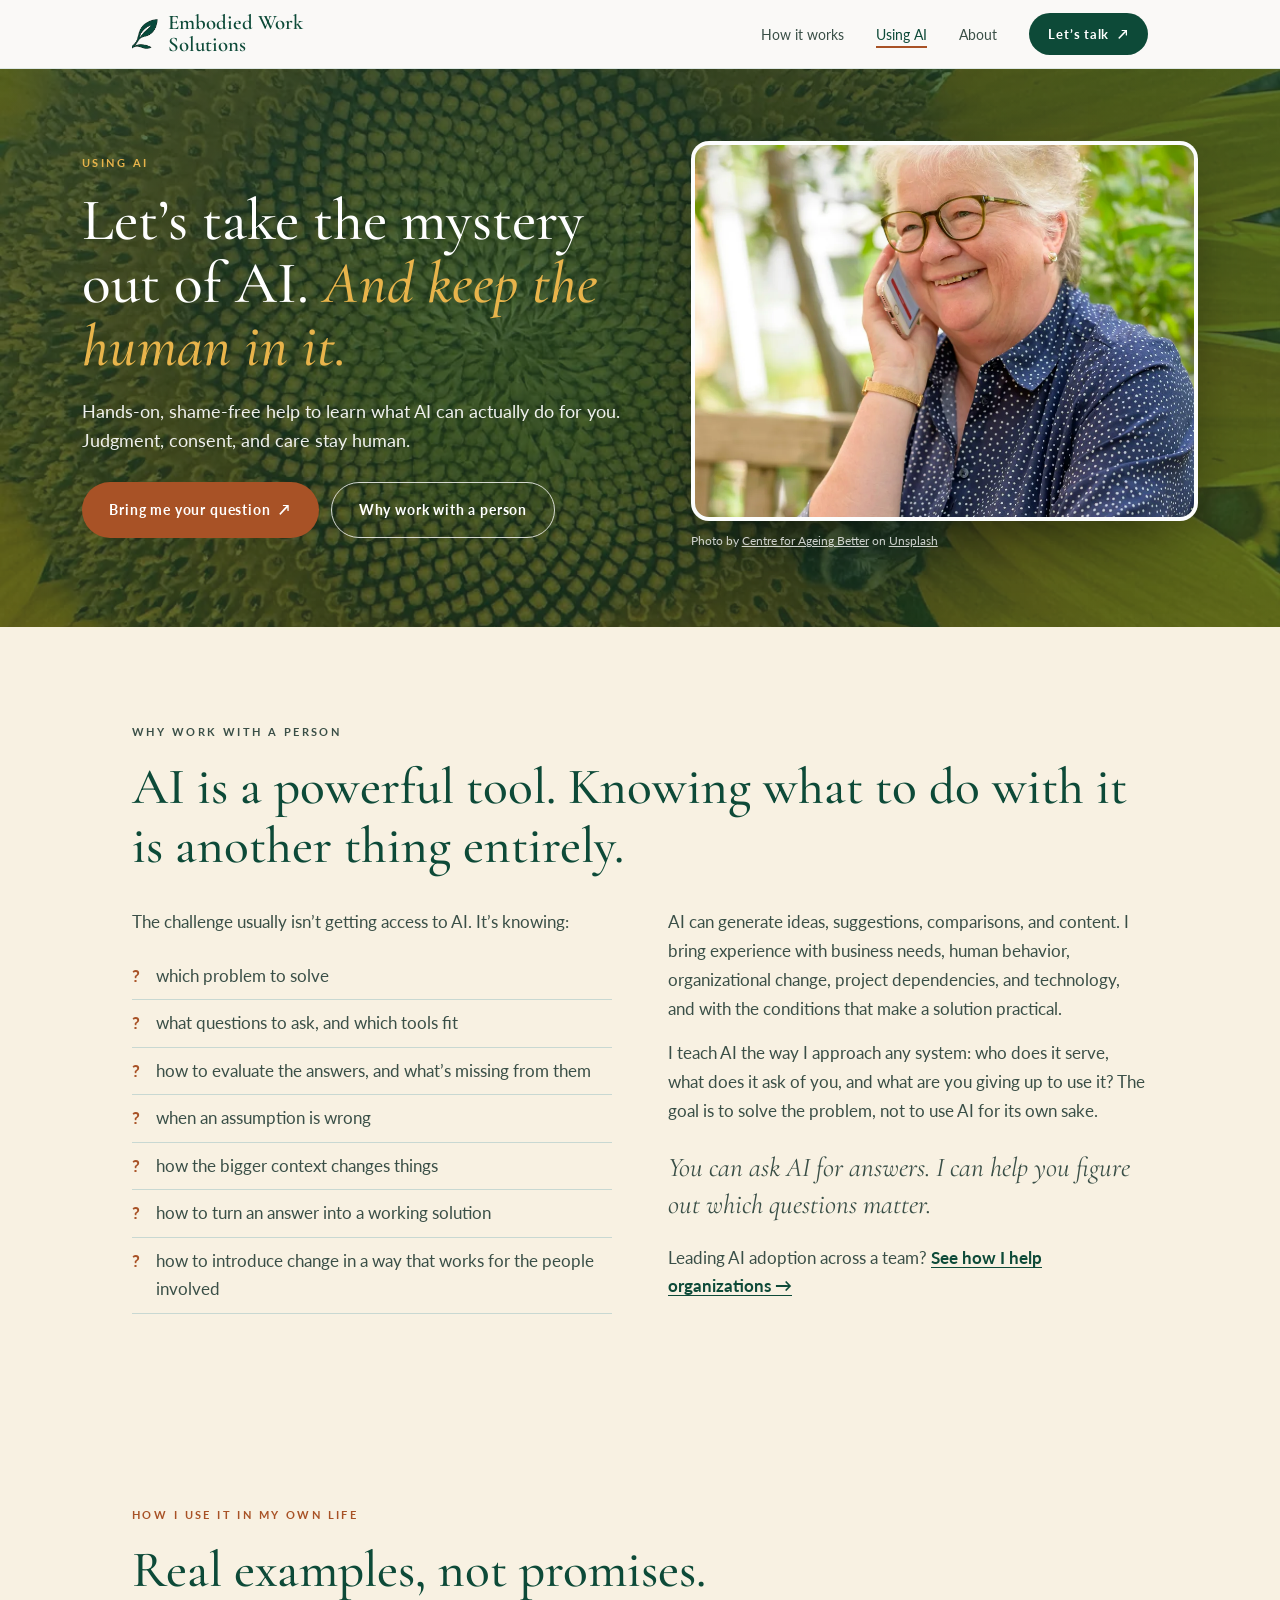
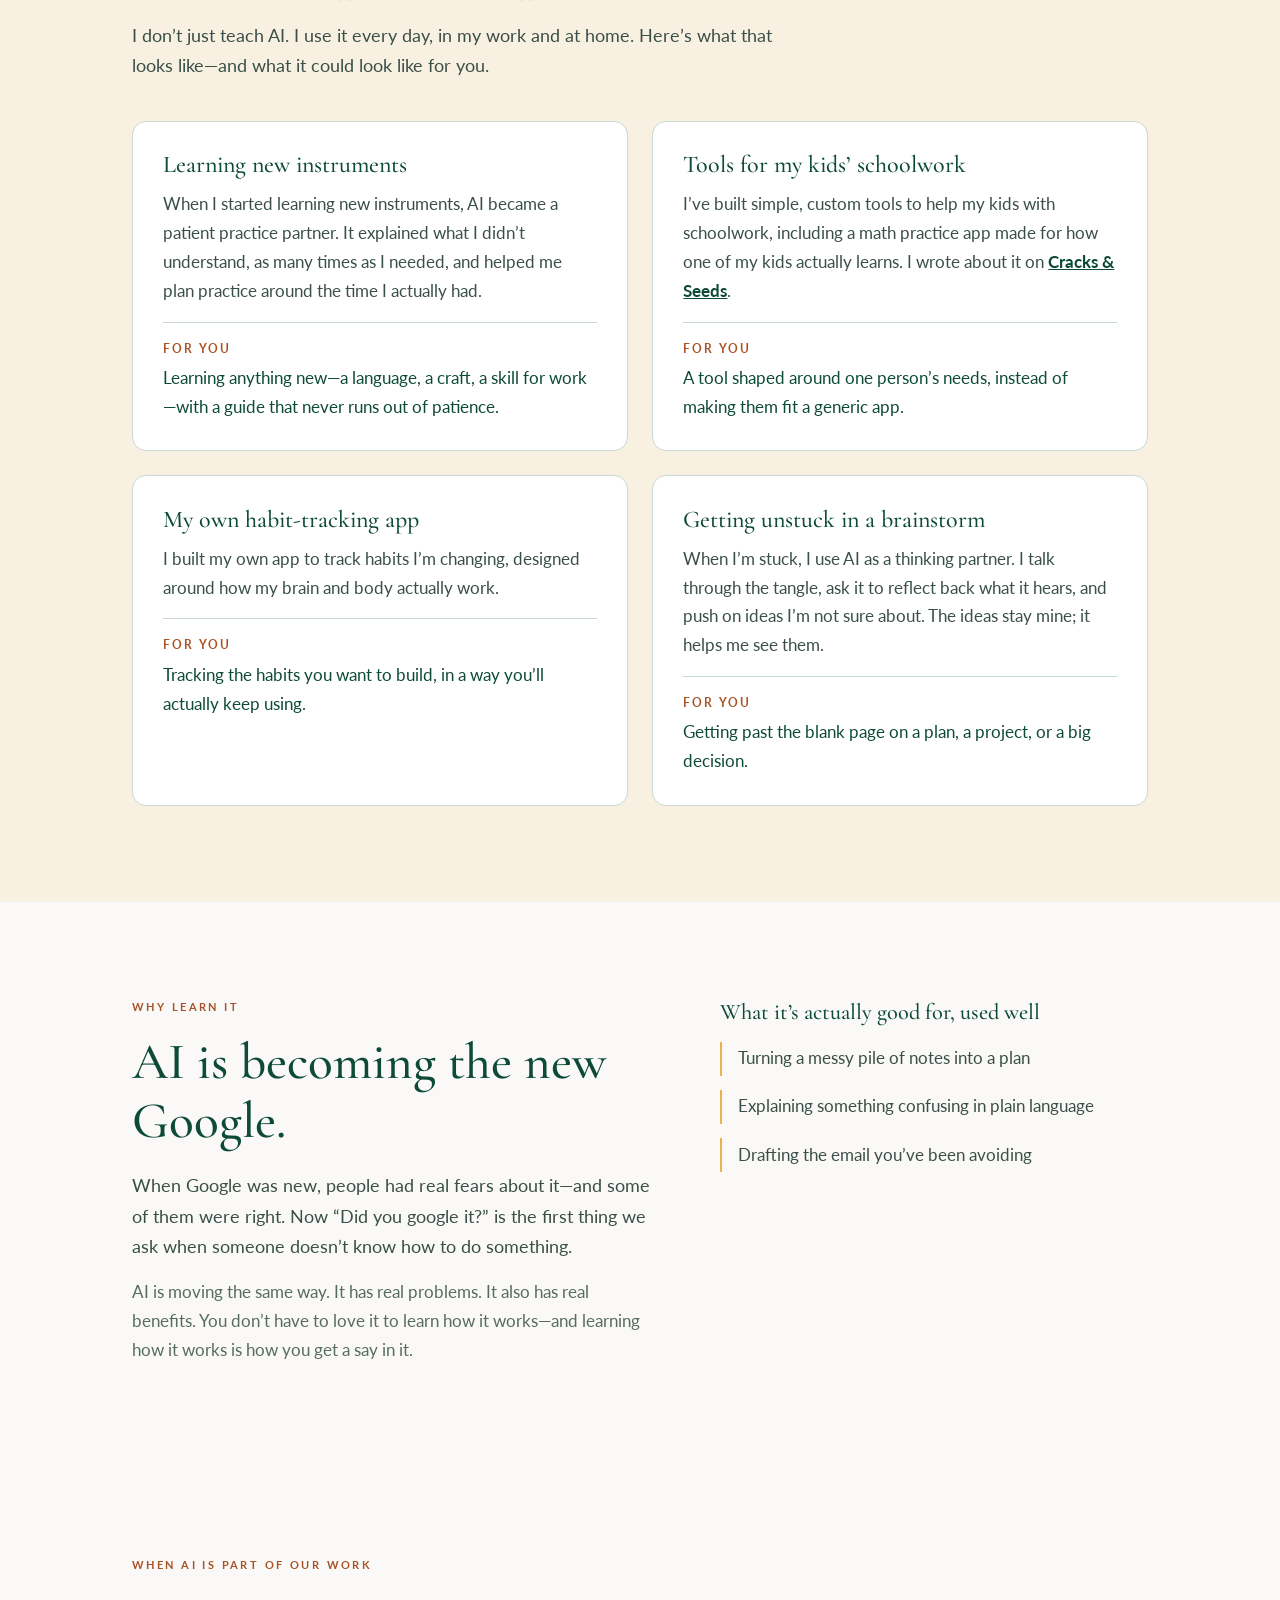
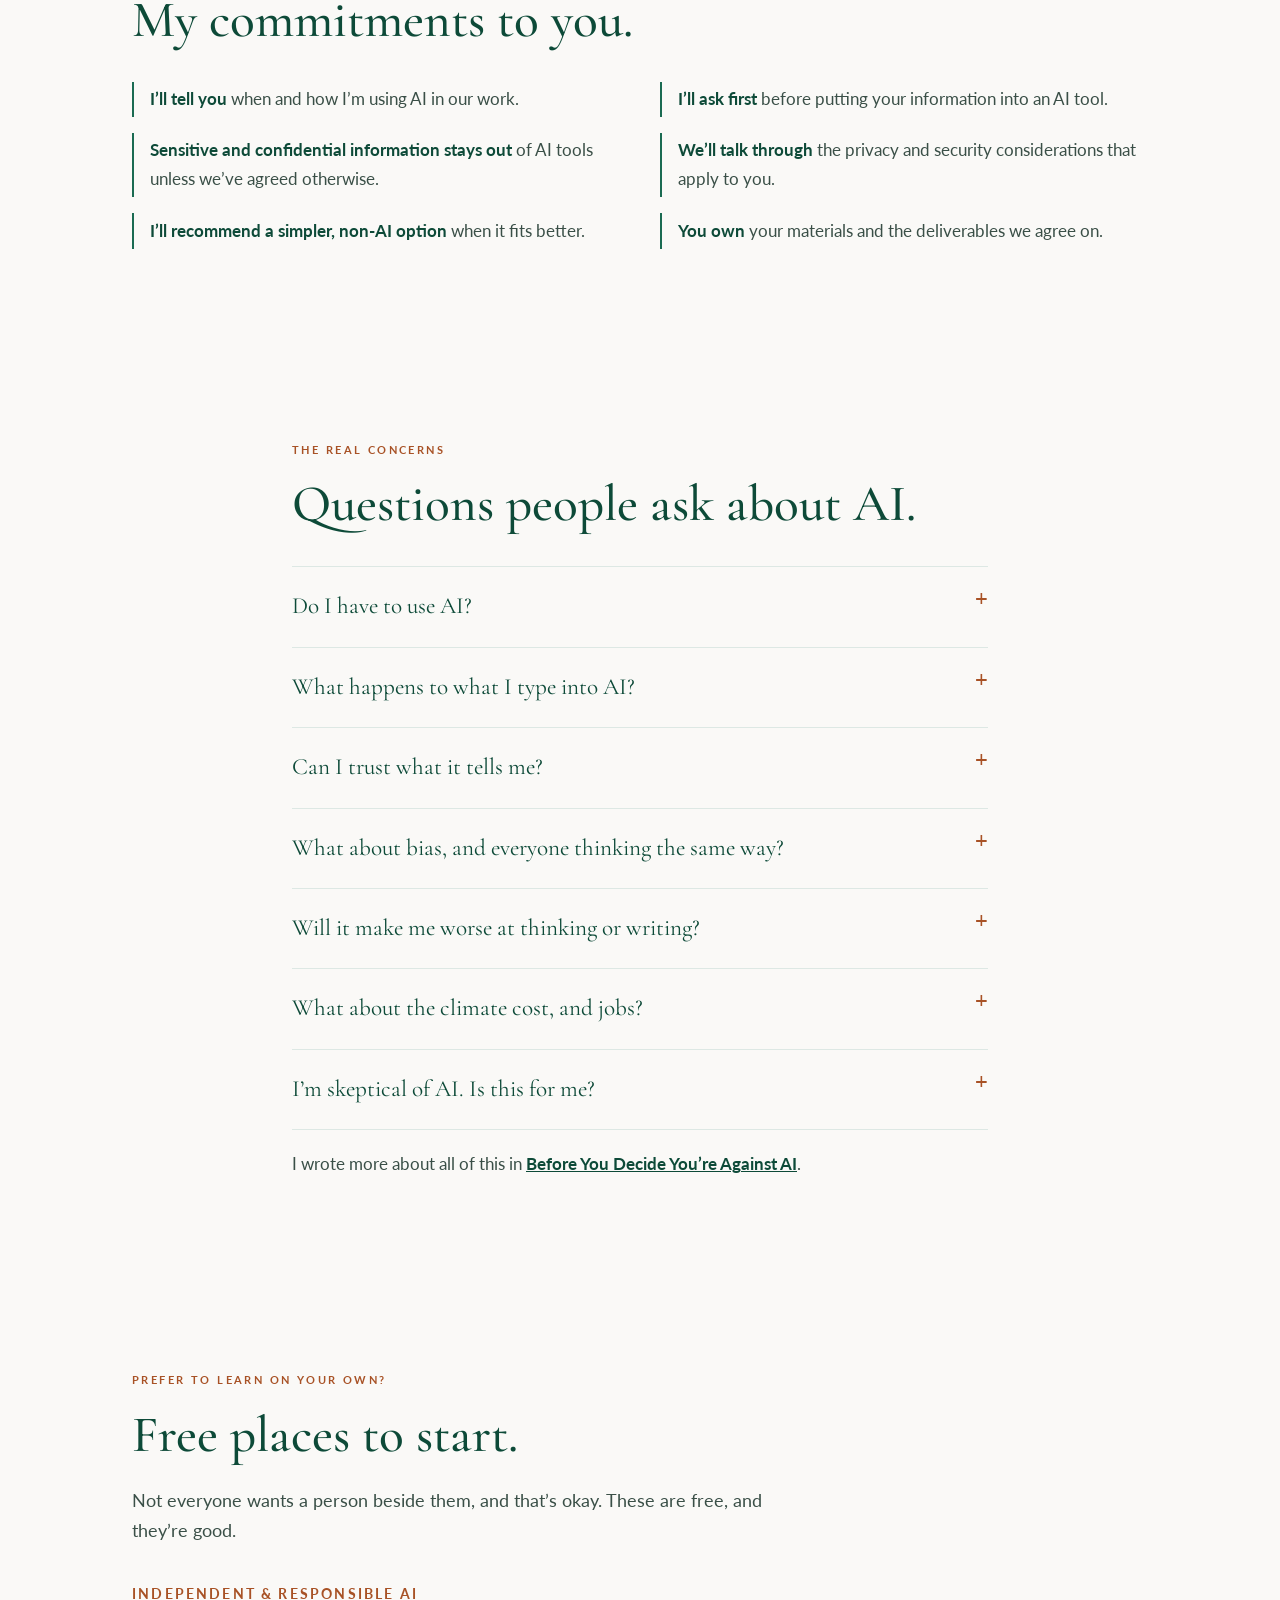
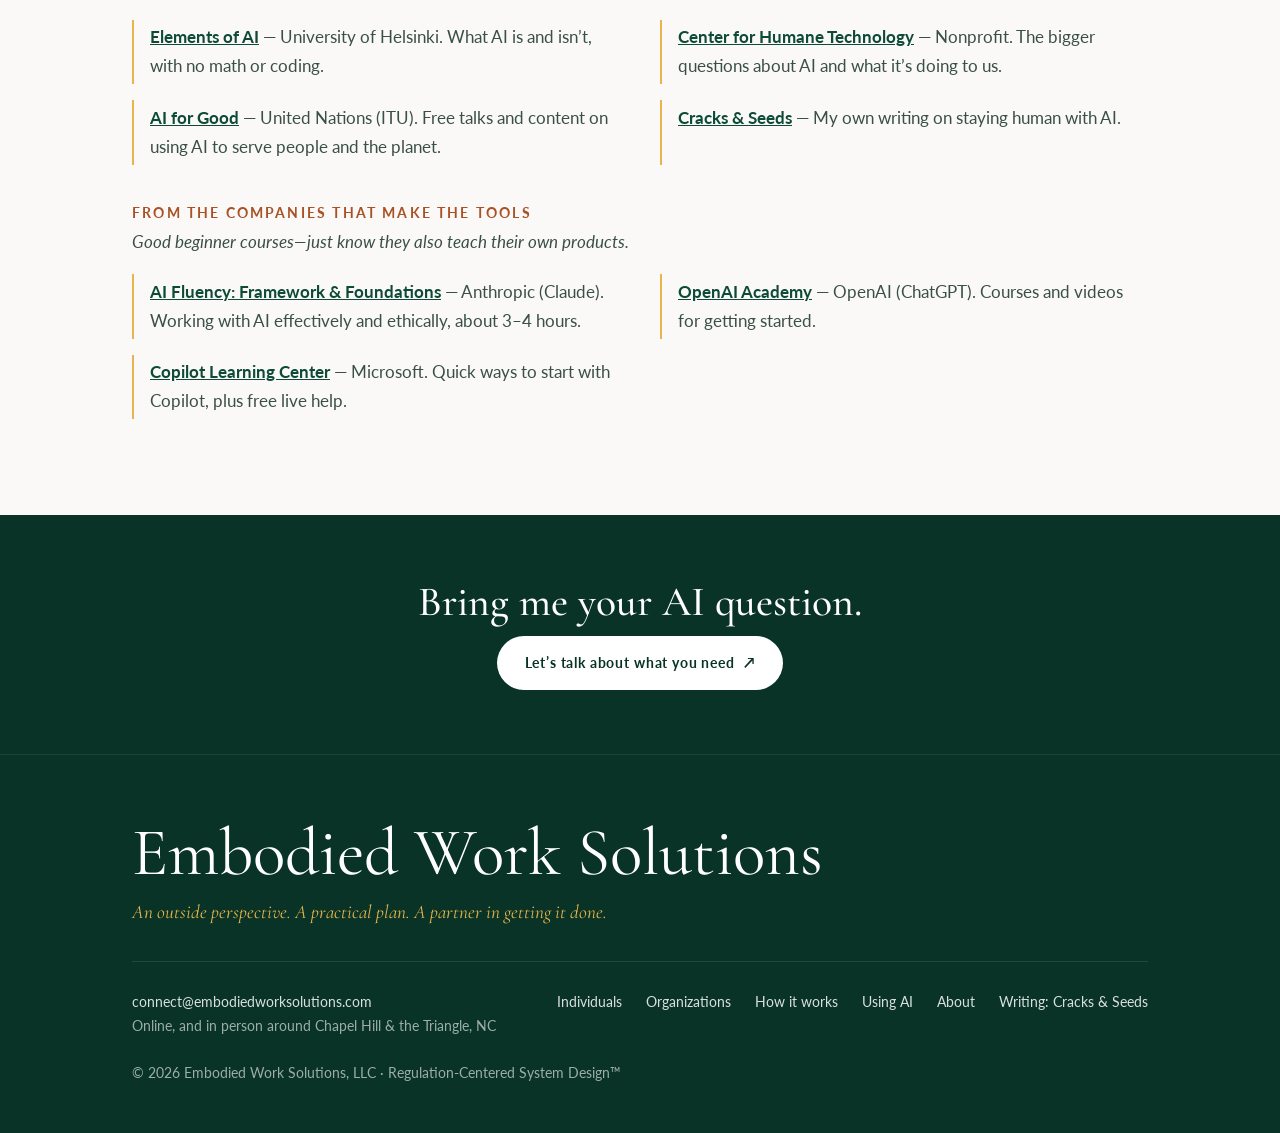
<file: ai.html>
<!DOCTYPE html>
<html lang="en">
<head>
<meta charset="UTF-8" />
<meta name="viewport" content="width=device-width, initial-scale=1.0" />
<title>Using AI · Personalized AI Training &amp; Responsible AI Adoption · Embodied Work Solutions</title>
  <meta property="og:type" content="website" />
  <meta property="og:site_name" content="Embodied Work Solutions" />
  <meta property="og:title" content="Using AI · Personalized AI Training &amp; Responsible AI Adoption · Embodied Work Solutions" />
  <meta property="og:description" content="Approachable, personalized AI training and AI adoption support, with honest answers about privacy, trust, and when a simpler tool is better. Keeping the human in AI." />
  <meta property="og:image" content="http://embodiedworksolutions.com/assets/share-forest-2.jpg" />
  <meta property="og:image:width" content="1200" />
  <meta property="og:image:height" content="630" />
  <meta property="og:image:alt" content="Embodied Work Solutions — From idea to solution, over a sunlit green forest" />
  <meta name="twitter:card" content="summary_large_image" />
  <meta name="twitter:image" content="http://embodiedworksolutions.com/assets/share-forest-2.jpg" />
  <meta name="description" content="Approachable, personalized AI training and AI adoption support, with honest answers about privacy, trust, and when a simpler tool is better. Keeping the human in AI." />
<link rel="icon" type="image/webp" href="assets/leaf.webp" />
<link rel="preconnect" href="https://fonts.googleapis.com" />
<link rel="preconnect" href="https://fonts.gstatic.com" crossorigin />
<link href="https://fonts.googleapis.com/css2?family=Cormorant+Garamond:ital,wght@0,400;0,500;0,600;1,400;1,500&family=Lato:wght@300;400;700&display=swap" rel="stylesheet" />
<style>
  *, *::before, *::after { box-sizing: border-box; margin: 0; padding: 0; }
  :root {
    --forest: #0d4a38; --forest-dark: #083326; --forest-mid: #1a6b52;
    --forest-light: #e6f0ec; --forest-pale: #f4f8f6;
    --terracotta: #b85c2c; --terracotta-light: #d4773e; --honey: #e8b44b;
    --sand: #f8f1e2; --warm-white: #faf9f7; --off-white: #f2f0eb;
    --text-dark: #1c2b27; --text-mid: #3a4f47; --text-muted: #5f766d;
    --border: #c8d8d2; --rule: #dde8e4;
    --serif: 'Cormorant Garamond', Georgia, serif; --sans: 'Lato', system-ui, sans-serif;
  }
  html { scroll-behavior: smooth; scroll-padding-top: 76px; }
  @media (prefers-reduced-motion: reduce) { html { scroll-behavior: auto; } * { transition: none !important; } }
  body { font-family: var(--sans); color: var(--text-dark); background: var(--warm-white); line-height: 1.7; font-size: 17px; }
  a:focus-visible, button:focus-visible, summary:focus-visible { outline: 2px solid var(--terracotta-light); outline-offset: 3px; }
  img { display: block; max-width: 100%; height: auto; }
  .skip { position: absolute; left: -9999px; top: 0; background: var(--forest); color: #fff; padding: .5rem 1rem; z-index: 200; }
  .skip:focus { left: 1rem; top: .5rem; }

  .wrap { max-width: 1080px; margin: 0 auto; padding: 0 2rem; }
  .narrow { max-width: 760px; }
  section { padding: 6rem 0; }
  .eyebrow { font-size: 11px; letter-spacing: .22em; text-transform: uppercase; color: var(--terracotta); margin-bottom: 1rem; font-weight: 700; }
  h1, h2, h3 { font-family: var(--serif); font-weight: 500; color: var(--forest); line-height: 1.15; }
  h2 { font-size: clamp(2.1rem, 4.4vw, 3.2rem); margin-bottom: 1.25rem; }
  h3 { font-size: 1.55rem; line-height: 1.25; margin-bottom: .6rem; }
  p.lede { font-size: 1.12rem; color: var(--text-mid); max-width: 680px; }
  p + p { margin-top: 1rem; }
  .muted { color: var(--text-muted); }

  .btn { display: inline-flex; align-items: center; gap: .55rem; background: var(--forest); color: #fff; text-decoration: none; padding: .95rem 1.7rem; font-size: 14px; letter-spacing: .06em; font-weight: 700; border-radius: 999px; transition: background .2s; }
  .btn:hover { background: var(--forest-mid); }
  .btn.warm { background: var(--terracotta); }
  .btn.warm:hover { background: var(--terracotta-light); }
  .btn.ghost { background: transparent; color: var(--forest); border: 1.5px solid var(--forest); }
  .btn.ghost:hover { background: var(--forest-light); }
  .btn.light { background: #fff; color: var(--forest-dark); }
  .btn.light:hover { background: var(--sand); }
  .arrow { font-family: var(--sans); }
  .micro { font-size: 13px; color: var(--text-muted); letter-spacing: .03em; margin-top: 1.1rem; }
  .micro span + span::before { content: "·"; margin: 0 .6rem; color: var(--terracotta-light); }

  /* NAV */
  nav { position: sticky; top: 0; z-index: 100; background: rgba(250,249,247,.95); backdrop-filter: blur(6px); border-bottom: 1px solid var(--rule); }
  nav .wrap { display: flex; align-items: center; justify-content: space-between; height: 68px; }
  .brand { display: flex; align-items: center; gap: .6rem; text-decoration: none; color: var(--forest); font-family: var(--serif); font-size: 1.3rem; line-height: 1.05; font-weight: 600; }
  .brand img { height: 30px; width: auto; }
  .nav-links { display: flex; gap: 2rem; list-style: none; align-items: center; }
  .nav-links a { color: var(--text-mid); text-decoration: none; font-size: 14px; }
  .nav-links a:hover { color: var(--forest); }
  .nav-links .btn { color: #fff; padding: .6rem 1.2rem; font-size: 13px; }

  /* HERO */
  .hero { padding: 7rem 0 6rem; background: var(--sand); position: relative; overflow: hidden; }
  .hero::after { content: ""; position: absolute; right: -120px; top: -80px; width: 460px; height: 460px; border-radius: 50%; background: radial-gradient(circle, rgba(232,180,75,.22), rgba(232,180,75,0) 70%); pointer-events: none; }
  .hero h1 { font-size: clamp(2.8rem, 6.4vw, 4.8rem); max-width: 820px; margin-bottom: 1.5rem; }
  .hero h1 em { color: var(--terracotta); }
  .hero p.lede { font-size: 1.2rem; margin-bottom: 2.25rem; }
  .hero .actions { display: flex; gap: 1rem; flex-wrap: wrap; }

  /* MESSY MIDDLE */
  .quotes { display: grid; grid-template-columns: repeat(2, 1fr); gap: 1.25rem; margin: 2.75rem 0 2rem; }
  .q { background: #fff; border: 1px solid var(--border); border-radius: 14px; padding: 1.6rem 1.75rem; display: flex; gap: 1.25rem; align-items: baseline; }
  .q .n { font-family: var(--serif); font-size: 1.6rem; color: var(--terracotta-light); }
  .q p { font-family: var(--serif); font-size: 1.45rem; color: var(--forest); line-height: 1.3; font-style: italic; }
  .bridge { font-family: var(--serif); font-size: 1.4rem; color: var(--forest); }
  .bridge a { color: var(--terracotta); text-decoration: none; }
  .pills { display: flex; flex-wrap: wrap; gap: .6rem; list-style: none; margin-top: 1.75rem; }
  .pills li { font-size: 13px; color: var(--forest); background: var(--forest-light); padding: .45rem 1rem; border-radius: 999px; }

  /* SOUND FAMILIAR */
  .familiar { background: var(--forest-pale); }
  .split { display: grid; grid-template-columns: 1.1fr 1fr; gap: 4rem; align-items: start; }
  .split .photo img { width: 100%; aspect-ratio: 4 / 5; object-fit: cover; border-radius: 16px; }
  .turn { font-family: var(--serif); font-size: 1.5rem; color: var(--forest); font-style: italic; margin-top: 1.5rem; }
  .signs { list-style: none; margin-top: 2.25rem; display: grid; gap: 1.1rem; }
  .signs li { padding-left: 1.4rem; border-left: 2px solid var(--terracotta-light); color: var(--text-mid); }
  .signs strong { color: var(--forest); }

  /* HELP AREAS */
  .areas { display: grid; grid-template-columns: 1fr 1fr; gap: 1.75rem; margin-top: 3rem; }
  .area { background: #fff; border: 1px solid var(--border); border-radius: 16px; overflow: hidden; display: flex; flex-direction: column; }
  .area img { width: 100%; aspect-ratio: 16 / 9; object-fit: cover; }
  .area .body { padding: 2rem; }
  .tag { display: inline-block; font-size: 11px; letter-spacing: .16em; text-transform: uppercase; color: var(--terracotta); font-weight: 700; margin-bottom: .75rem; }
  .area ul { list-style: none; margin-top: 1.25rem; border-top: 1px solid var(--rule); }
  .area li { padding: .7rem 0 .7rem 1.6rem; border-bottom: 1px solid var(--rule); position: relative; color: var(--text-mid); font-size: .97rem; }
  .area li::before { content: "→"; position: absolute; left: 0; color: var(--terracotta-light); }
  .note { margin-top: 2rem; font-family: var(--serif); font-size: 1.3rem; color: var(--forest); text-align: center; }

  /* NUMBERED TRIO / STEPS */
  .support { background: var(--off-white); }
  .trio { display: grid; grid-template-columns: repeat(3, 1fr); gap: 1.5rem; margin-top: 3rem; }
  .card { background: #fff; border: 1px solid var(--border); border-radius: 14px; padding: 2rem 1.75rem; }
  .card .n { font-family: var(--serif); font-size: 2.6rem; line-height: 1; color: var(--terracotta-light); opacity: .7; margin-bottom: 1rem; }
  .card p { color: var(--text-mid); font-size: .97rem; }
  .steps { display: grid; grid-template-columns: repeat(4, 1fr); gap: 1.5rem; margin: 3rem 0 2.5rem; }
  .step { border-top: 2px solid var(--forest); padding-top: 1.25rem; }
  .step .label { font-size: 11px; letter-spacing: .18em; font-weight: 700; color: var(--terracotta); margin-bottom: .6rem; }
  .step h3 { font-size: 1.4rem; }
  .step p { color: var(--text-mid); font-size: .95rem; }

  /* WAYS */
  .ways { background: var(--forest-pale); }
  .ways .card h3 { font-size: 1.45rem; }
  .ways .card .tag { margin-bottom: .4rem; }
  .fineprint { margin-top: 2rem; color: var(--text-muted); font-size: .95rem; max-width: 720px; }

  /* REALLY FOR */
  .reallyfor { background: var(--forest); color: #fff; }
  .reallyfor .eyebrow { color: var(--honey); }
  .reallyfor h2 { color: #fff; }
  .reallyfor p { color: rgba(255,255,255,.82); }
  .reallyfor .split { align-items: center; }
  .reallyfor .photo img { aspect-ratio: 4 / 3; }
  .pull { font-family: var(--serif); font-style: italic; font-size: clamp(1.6rem, 3vw, 2.1rem); line-height: 1.3; color: #fff; border-left: 3px solid var(--honey); padding-left: 1.25rem; margin-top: 2rem; }
  .caption { margin-top: .9rem; font-size: 13px; color: rgba(255,255,255,.65); letter-spacing: .04em; }

  /* ABOUT */
  .about .split { grid-template-columns: 1fr 1.25fr; align-items: center; }
  .about .photo img { width: min(100%, 380px); aspect-ratio: 1 / 1; object-fit: cover; border-radius: 50%; margin: 0 auto; }
  .about .skills { margin-top: 1.75rem; }

  /* APPROACH */
  .approach { background: var(--sand); text-align: center; }
  .approach h2 { font-size: clamp(2.4rem, 5vw, 3.6rem); }
  .approach h2 span { display: block; color: var(--terracotta); font-style: italic; }
  .approach p { color: var(--text-mid); max-width: 680px; margin: 0 auto; }

  /* FAQ */
  .faq details { border-bottom: 1px solid var(--rule); padding: 1.25rem 0; }
  .faq details:first-of-type { border-top: 1px solid var(--rule); margin-top: 2rem; }
  .faq summary { cursor: pointer; list-style: none; font-family: var(--serif); font-size: 1.45rem; color: var(--forest); display: flex; justify-content: space-between; gap: 1rem; }
  .faq summary::-webkit-details-marker { display: none; }
  .faq summary::after { content: "+"; color: var(--terracotta); font-family: var(--sans); font-size: 1.4rem; line-height: 1; }
  .faq details[open] summary::after { content: "–"; }
  .faq details p { color: var(--text-mid); margin-top: .75rem; max-width: 680px; }

  /* FINAL CTA */
  .final { background: var(--forest-dark); color: #fff; text-align: center; padding: 6.5rem 0; }
  .final .eyebrow { color: var(--honey); }
  .final h2 { color: #fff; font-size: clamp(2.2rem, 5vw, 3.4rem); }
  .final p { color: rgba(255,255,255,.78); max-width: 620px; margin: 0 auto 2.25rem; }
  .checks { display: flex; justify-content: center; flex-wrap: wrap; gap: .5rem 1.75rem; list-style: none; margin-top: 1.75rem; color: rgba(255,255,255,.8); font-size: 14px; }
  .checks li::before { content: "✓"; color: var(--honey); margin-right: .45rem; }

  .page-top { background: var(--sand); padding-top: 5.5rem; }
  .page-top h1 { font-size: clamp(2.6rem, 5.6vw, 4rem); margin-bottom: 1.25rem; }
  .nav-links a[aria-current="page"]:not(.btn) { color: var(--forest); border-bottom: 2px solid var(--terracotta); padding-bottom: 3px; }
  .contact-extra { text-align: center; }
  .contact-extra p { color: var(--text-mid); }
  .contact-extra a { color: var(--forest); font-weight: 700; }

  /* BLEND: photos + feelings */
  .band { width: 100%; height: clamp(150px, 26vw, 300px); overflow: hidden; background: var(--forest-dark); }
  .band img { width: 100%; height: 100%; object-fit: cover; }
  .feel-intro { text-align: center; max-width: 720px; margin: 0 auto; }
  .feel-intro .pull { margin-left: auto; margin-right: auto; }
  .picture-grid { display: grid; grid-template-columns: repeat(3, 1fr); gap: 1.5rem; margin: 3rem 0 2rem; }
  .vignette { background: #fff; border: 1px solid var(--border); border-radius: 14px; overflow: hidden; }
  .vignette img { width: 100%; aspect-ratio: 4 / 3; object-fit: cover; }
  .vignette .vt { padding: 1.4rem 1.6rem 1.75rem; }
  .vignette h3.feel { font-family: 'Cormorant Garamond', serif; font-style: italic; font-weight: 500; font-size: 2rem; line-height: 1; color: var(--terracotta); margin-bottom: .6rem; }
  .vignette p { font-family: 'Cormorant Garamond', serif; font-size: 1.25rem; line-height: 1.4; color: var(--forest); }
  .feel-close { text-align: center; font-family: 'Cormorant Garamond', serif; font-style: italic; font-size: 1.5rem; color: var(--forest); }
  .step img { width: 100%; aspect-ratio: 3 / 2; object-fit: cover; border-radius: 10px; margin-bottom: 1rem; }
  .step.has-photo { border-top: 0; padding-top: 0; }
  .step.has-photo .label { border-top: 2px solid var(--forest); padding-top: 1rem; }
  .approach .mark { width: min(100%, 360px); aspect-ratio: 4 / 3; object-fit: cover; border-radius: 14px; margin: 0 auto 2rem; }
  @media (max-width: 900px) { .picture-grid { grid-template-columns: repeat(2, 1fr); } }
  @media (max-width: 560px) { .picture-grid { grid-template-columns: 1fr; } }

  .ai-terms .cols { display: grid; grid-template-columns: 1fr 1fr; gap: 3.5rem; margin-top: 2.5rem; }
  .ai-terms h3 { font-size: 1.5rem; margin-bottom: 1rem; }
  .ai-terms ul { list-style: none; padding: 0; }
  .ai-terms li { border-left: 2px solid var(--terracotta); padding: .15rem 0 .15rem 1rem; margin-bottom: 1rem; color: var(--text-mid); }
  .ai-terms li strong { color: var(--forest); }
  .ai-terms .honest { margin-top: 2.5rem; padding: 1.75rem 2rem; background: var(--sand); border-radius: 14px; }
  .ai-terms .honest p { margin: 0; }
  .ai-terms a { color: var(--forest); font-weight: 700; }
  @media (max-width: 900px) { .ai-terms .cols { grid-template-columns: 1fr; gap: 1.5rem; } }

  /* PHOTO HEADERS (green overlay) */
  .photo-head { background-size: cover; background-position: center; color: #fff; text-align: center; padding: 6.5rem 0 5.5rem; }
  .photo-head .wrap { max-width: 820px; }
  .photo-head .eyebrow { color: var(--honey); }
  .photo-head h1 { color: #fff; font-size: clamp(2.6rem, 5.6vw, 4rem); margin-bottom: 1.25rem; }
  .photo-head h1 em { color: var(--honey); }
  .photo-head p.lede { color: rgba(255,255,255,.88); margin: 0 auto; }
  .photo-head .btn { margin-top: 2rem; }
  .photo-head .checks { margin-top: 1.25rem; }
  .hero.has-photo { background-size: cover; background-position: center; }
  .hero.has-photo::after { display: none; }
  .hero.has-photo h1 { color: #fff; }
  .hero.has-photo h1 em { color: var(--honey); }
  .hero.has-photo .eyebrow { color: var(--honey); }
  .hero.has-photo p.lede { color: rgba(255,255,255,.9); }
  .hero.has-photo .btn.ghost { color: #fff; border-color: rgba(255,255,255,.8); }
  .hero.has-photo .btn.ghost:hover { background: rgba(255,255,255,.12); }
  .hero.has-photo .micro { color: rgba(255,255,255,.78); }
  .hero.has-photo .micro span + span::before { color: var(--honey); }
  .page-body { background: var(--sand); padding-top: 4.5rem; }
  .areas.three { grid-template-columns: repeat(3, 1fr); }
  .org-note { margin-top: 2.5rem; padding: 1.6rem 2rem; background: #fff; border: 1px solid var(--border); border-radius: 14px; color: var(--text-mid); }
  .org-note strong { color: var(--forest); }
  .welcome { margin-top: 2rem; padding: 1.25rem 1.5rem; background: var(--sand); border-radius: 12px; color: var(--text-mid); }
  .welcome strong { color: var(--forest); }
  .card.start { border: 2px solid var(--terracotta); }
  .card .price { font-family: 'Cormorant Garamond', serif; font-size: 2rem; color: var(--terracotta); line-height: 1; margin: .2rem 0 .8rem; }
  @media (max-width: 1000px) { .areas.three { grid-template-columns: 1fr; } }

  /* HUMAN IN AI */
  .human { background: var(--warm-white); }
  .human .split { grid-template-columns: .8fr 1.2fr; align-items: center; }
  .human .portrait img { width: min(100%, 360px); aspect-ratio: 1 / 1; object-fit: cover; border-radius: 50%; margin: 0 auto; }
  .human h2 em { color: var(--terracotta); }
  .human ul.terms { list-style: none; padding: 0; margin: 1.5rem 0; }
  .human ul.terms li { border-left: 2px solid var(--terracotta); padding: .1rem 0 .1rem 1rem; margin-bottom: .8rem; color: var(--text-mid); }
  .human .pull { margin: 1.25rem 0; color: var(--forest); border-left-color: var(--terracotta); }
  .human a.more { color: var(--forest); font-weight: 700; }
  .first-ai { background: var(--warm-white); }
  .first-ai ol { list-style: none; padding: 0; counter-reset: f; display: grid; grid-template-columns: repeat(2, 1fr); gap: 1.25rem; margin-top: 2.5rem; }
  .first-ai li { counter-increment: f; background: #fff; border: 1px solid var(--border); border-radius: 14px; padding: 1.5rem 1.6rem 1.5rem 4.2rem; position: relative; color: var(--text-mid); }
  .first-ai li::before { content: counter(f, decimal-leading-zero); position: absolute; left: 1.4rem; top: 1.3rem; font-family: var(--serif); font-size: 1.6rem; color: var(--terracotta-light); }
  .first-ai li strong { display: block; color: var(--forest); font-family: var(--serif); font-size: 1.3rem; font-weight: 500; margin-bottom: .3rem; }
  .faq h3.group { font-size: .85rem; letter-spacing: .16em; text-transform: uppercase; font-family: 'Lato', sans-serif; font-weight: 700; color: var(--terracotta); margin: 2.5rem 0 .5rem; }
  .faq .read-more { margin-top: 1.25rem; color: var(--text-mid); }
  .faq .read-more a { color: var(--forest); font-weight: 700; }
  @media (max-width: 900px) { .human .split { grid-template-columns: 1fr; } .first-ai ol { grid-template-columns: 1fr; } }

  /* ALIGN PASS */
  .newgoogle { background: var(--warm-white); }
  .newgoogle .split { grid-template-columns: 1.1fr .9fr; gap: 4rem; align-items: start; }
  .newgoogle ul.good { list-style: none; padding: 0; margin: 0; }
  .newgoogle ul.good li { border-left: 2px solid var(--honey); padding: .15rem 0 .15rem 1rem; margin-bottom: .9rem; color: var(--text-mid); }
  .newgoogle h3 { font-size: 1.4rem; margin-bottom: 1rem; }
  .paths { display: grid; grid-template-columns: 1fr 1fr; gap: 1.5rem; margin-top: 3rem; }
  .path { background: var(--sand); border-radius: 14px; padding: 2rem 2rem 2.2rem; }
  .path .tag { display: block; font-size: .78rem; letter-spacing: .16em; text-transform: uppercase; font-weight: 700; color: var(--terracotta); margin-bottom: .6rem; }
  .path h3 { font-size: 1.6rem; margin-bottom: .6rem; }
  .path p { color: var(--text-mid); margin: 0; }
  .skeptic-note { margin-top: 1.5rem; text-align: center; color: var(--text-mid); font-style: italic; font-family: var(--serif); font-size: 1.3rem; }
  .creds { background: var(--warm-white); }
  .creds .cols3 { display: grid; grid-template-columns: 1.2fr 1fr 1fr; gap: 3rem; margin-top: 2.5rem; }
  .creds h3 { font-size: 1.35rem; margin-bottom: 1rem; }
  .creds ul { list-style: none; padding: 0; margin: 0; }
  .creds li { padding: .55rem 0; border-bottom: 1px solid var(--border); color: var(--text-mid); }
  .creds li strong { color: var(--forest); display: block; }
  .creds .role { color: var(--forest); font-weight: 700; margin-bottom: .2rem; }
  .creds .when { font-size: .9rem; color: var(--text-mid); margin-bottom: .9rem; }
  @media (max-width: 900px) { .newgoogle .split, .paths, .creds .cols3 { grid-template-columns: 1fr; gap: 1.5rem; } }

  /* COMPACT CREDS + RESOURCES */
  .creds2 { background: var(--warm-white); padding: 3.25rem 0; }
  .creds2 h2 { margin-bottom: .75rem; }
  .creds2 .lede { max-width: 760px; }
  .creds-split { display: grid; grid-template-columns: 1fr 1fr; gap: 3.5rem; align-items: center; }
  .cred-list { list-style: none; padding: 0; margin: 0; }
  .cred-list li { padding: .4rem 0; border-bottom: 1px solid var(--border); color: var(--text-mid); font-size: .98rem; }
  .cred-list li strong { color: var(--forest); }
  .resources { background: var(--warm-white); }
  .res-list { list-style: none; padding: 0; margin: 2rem 0 0; display: grid; grid-template-columns: 1fr 1fr; gap: 1rem 2.5rem; }
  .res-list li { border-left: 2px solid var(--honey); padding: .2rem 0 .2rem 1rem; color: var(--text-mid); }
  .res-list a { color: var(--forest); font-weight: 700; }
  @media (max-width: 900px) { .creds-split, .res-list { grid-template-columns: 1fr; gap: 1.5rem; } }

  .final p.messy, .photo-head p.messy { font-family: var(--serif); font-style: italic; font-size: clamp(1.5rem, 2.6vw, 1.9rem); color: var(--honey); margin-top: 1.25rem; }
  .final .wrap > p + p { margin-top: .9rem; }

  .different { background: var(--forest); color: #fff; }
  .different .eyebrow { color: var(--honey); }
  .different h2 { color: #fff; max-width: 820px; }
  .different h2 em { color: var(--honey); }
  .different p.lede { color: rgba(255,255,255,.88); max-width: 760px; }
  .pillars { list-style: none; padding: 0; margin: 2.25rem 0 0; display: grid; grid-template-columns: repeat(3, 1fr); gap: 1.5rem; }
  .pillars li { border-left: 2px solid var(--honey); padding: .2rem 0 .2rem 1.1rem; color: rgba(255,255,255,.86); }
  .pillars li strong { display: block; color: #fff; font-family: var(--serif); font-size: 1.4rem; font-weight: 500; margin-bottom: .3rem; }
  .different a.more { display: inline-block; margin-top: 2rem; color: var(--honey); font-weight: 700; }
  @media (max-width: 900px) { .pillars { grid-template-columns: 1fr; } }

  .res-group { font-family: 'Lato', sans-serif; font-size: .85rem; letter-spacing: .16em; text-transform: uppercase; font-weight: 700; color: var(--terracotta); margin: 2.5rem 0 0; }
  .res-note { color: var(--text-mid); font-style: italic; margin: .4rem 0 0; }
  .res-group + .res-list, .res-note + .res-list { margin-top: 1.1rem; }

  .final.compact { padding: 4rem 0; }
  .final.compact h2 { font-size: clamp(1.9rem, 3.6vw, 2.6rem); margin-bottom: .6rem; }
  .final.compact p.messy { margin: 0 auto 1.5rem; text-align: center; max-width: none; }

  .stories { background: var(--sand); }
  .story-grid { display: grid; grid-template-columns: 1fr 1fr; gap: 1.5rem; margin-top: 2.5rem; }
  .story { background: #fff; border: 1px solid var(--border); border-radius: 14px; padding: 1.8rem 1.9rem; }
  .story h3 { font-size: 1.5rem; margin-bottom: .6rem; }
  .story p { color: var(--text-mid); }
  .story a { color: var(--forest); font-weight: 700; }
  .story .foryou { margin: 1rem 0 0; padding-top: 1rem; border-top: 1px solid var(--border); color: var(--forest); }
  .story .foryou span { display: block; font-size: .75rem; font-weight: 700; letter-spacing: .16em; text-transform: uppercase; color: var(--terracotta); margin-bottom: .3rem; }
  @media (max-width: 900px) { .story-grid { grid-template-columns: 1fr; } }

  /* FOOTER */
  footer { background: var(--forest-dark); border-top: 1px solid rgba(255,255,255,.08); color: rgba(255,255,255,.6); padding: 4rem 0 3rem; }
  .wordmark { font-family: var(--serif); font-size: clamp(2.4rem, 6vw, 4.2rem); color: #fff; line-height: 1; }
  .tagline { font-family: var(--serif); font-style: italic; font-size: 1.2rem; color: var(--honey); margin: .6rem 0 2rem; }
  .foot-row { display: flex; justify-content: space-between; flex-wrap: wrap; gap: 1.5rem; border-top: 1px solid rgba(255,255,255,.1); padding-top: 1.75rem; font-size: 14px; }
  footer a { color: rgba(255,255,255,.85); text-decoration: none; }
  footer a:hover { color: #fff; }
  .foot-links { display: flex; gap: 1.5rem; flex-wrap: wrap; }

  @media (max-width: 900px) {
    .steps { grid-template-columns: repeat(2, 1fr); }
    .split, .about .split { grid-template-columns: 1fr; gap: 2.5rem; }
    .split .photo img { aspect-ratio: 16 / 10; }
    .about .photo img { max-width: 280px; }
  }
  @media (max-width: 760px) {
    section { padding: 4.5rem 0; }
    .wrap { padding: 0 1.25rem; }
    .nav-links li:not(:last-child) { display: none; }
    .brand span { display: none; }
    .quotes, .areas, .trio { grid-template-columns: 1fr; }
    .hero { padding: 5rem 0 4.5rem; }
  }
  @media (max-width: 480px) { .steps { grid-template-columns: 1fr; } }

  /* MOBILE MENU */
  .menu-toggle { display: none; }
  @media (max-width: 760px) {
    nav .wrap .nav-links { margin-left: auto; }
    .menu-toggle { display: inline-flex; flex-direction: column; justify-content: center; gap: 5px; width: 44px; height: 44px; margin-left: .6rem; padding: 0 12px; background: transparent; border: 1px solid var(--rule); border-radius: 999px; cursor: pointer; }
    .menu-toggle span { display: block; height: 2px; background: var(--forest); border-radius: 2px; transition: transform .2s ease, opacity .2s ease; }
    .menu-toggle[aria-expanded="true"] span:nth-child(1) { transform: translateY(7px) rotate(45deg); }
    .menu-toggle[aria-expanded="true"] span:nth-child(2) { opacity: 0; }
    .menu-toggle[aria-expanded="true"] span:nth-child(3) { transform: translateY(-7px) rotate(-45deg); }
    .mobile-menu { border-top: 1px solid var(--rule); background: rgba(250,249,247,.98); }
    .mobile-menu ul { list-style: none; margin: 0; padding: .25rem 1.25rem 1rem; }
    .mobile-menu a { display: block; padding: .9rem 0; font-size: 17px; color: var(--forest); text-decoration: none; border-bottom: 1px solid var(--rule); }
    .mobile-menu li:last-child a { border-bottom: 0; }
    .mobile-menu a[aria-current="page"] { color: var(--terracotta); font-weight: 700; }
  }
  @media (min-width: 761px) { .mobile-menu { display: none !important; } }
</style>
<link rel="stylesheet" href="assets/ews.css" />
<script>
document.documentElement.classList.add('js');
function ewsImg(i) {
  i.onerror = null;
  var f = i.closest('.slot') || i.parentNode;
  if (i.getAttribute('data-fallback')) {
    f.classList.add('is-fallback');
    if (i.hasAttribute('data-fallback-alt')) i.alt = i.getAttribute('data-fallback-alt');
    i.src = i.getAttribute('data-fallback');
  } else { f.classList.add('is-missing'); }
}
</script>
</head>
<body>
<a class="skip" href="#main">Skip to content</a>

<nav aria-label="Main">
  <div class="wrap">
    <a href="index.html" class="brand" aria-label="Embodied Work Solutions, home"><img src="assets/leaf.webp" alt="" width="96" height="109" /><span>Embodied Work<br>Solutions</span></a>
    <ul class="nav-links">
      <li><a href="how-it-works.html">How it works</a></li>
      <li><a href="ai.html" aria-current="page">Using AI</a></li>
      <li><a href="about.html">About</a></li>
      <li><a href="contact.html" class="btn">Let’s talk <span class="arrow">↗</span></a></li>
    </ul>
    <button class="menu-toggle" type="button" aria-expanded="false" aria-controls="mobile-menu" aria-label="Open menu"><span></span><span></span><span></span></button>
  </div>
  <div class="mobile-menu" id="mobile-menu" hidden>
    <ul>
      <li><a href="index.html">Home</a></li>
      <li><a href="how-it-works.html">How it works</a></li>
      <li><a href="ai.html" aria-current="page">Using AI</a></li>
      <li><a href="about.html">About</a></li>
      <li><a href="contact.html">Let’s talk</a></li>
    </ul>
  </div>
</nav>

<main id="main">

<header class="page-hero nature" style="background-image:linear-gradient(rgba(8,51,38,0.68),rgba(8,51,38,0.62)),url(assets/photos/ai.webp)">
  <div class="wrap ph-grid">
    <div>
      <p class="eyebrow">Using AI</p>
      <h1>Let’s take the mystery out of AI. <em>And keep the human in it.</em></h1>
      <p class="lede">Hands-on, shame-free help to learn what AI can actually do for you. Judgment, consent, and care stay human.</p>
      <div class="actions"><a href="contact.html" class="btn warm">Bring me your question <span class="arrow">↗</span></a><a href="#why-a-person" class="btn ghost light-ghost">Why work with a person</a></div>
    </div>
    <figure class="slot">
      <img src="assets/photos/home-ageing-better.webp" alt="A woman with white hair and glasses smiles while talking on the phone at an outdoor table, her laptop open in front of her" width="960" height="1200" fetchpriority="high" style="aspect-ratio:4/3;object-position:center 25%" />
      <figcaption class="credit" style="display:block">Photo by <a href="https://unsplash.com/@ageing_better?utm_source=unsplash&amp;utm_medium=referral&amp;utm_content=creditCopyText" target="_blank" rel="noopener">Centre for Ageing Better</a> on <a href="https://unsplash.com/photos/a-woman-on-her-phone-while-sitting-at-a-table-with-a-laptop-gT6u3vEVSUg?utm_source=unsplash&amp;utm_medium=referral&amp;utm_content=creditCopyText" target="_blank" rel="noopener">Unsplash</a></figcaption>
    </figure>
  </div>
</header>

<section class="why-ai" id="why-a-person">
  <div class="wrap">
    <p class="eyebrow">Why work with a person</p>
    <h2>AI is a powerful tool. Knowing what to do with it is another thing entirely.</h2>
    <div class="cols" style="margin-top:2rem">
      <div>
        <p>The challenge usually isn’t getting access to AI. It’s knowing:</p>
        <ul style="margin-top:1rem">
          <li>which problem to solve</li>
          <li>what questions to ask, and which tools fit</li>
          <li>how to evaluate the answers, and what’s missing from them</li>
          <li>when an assumption is wrong</li>
          <li>how the bigger context changes things</li>
          <li>how to turn an answer into a working solution</li>
          <li>how to introduce change in a way that works for the people involved</li>
        </ul>
      </div>
      <div>
        <p>AI can generate ideas, suggestions, comparisons, and content. I bring experience with business needs, human behavior, organizational change, project dependencies, and technology, and with the conditions that make a solution practical.</p>
        <p>I teach AI the way I approach any system: who does it serve, what does it ask of you, and what are you giving up to use it? The goal is to solve the problem, not to use AI for its own sake.</p>
        <p class="serif-line">You can ask AI for answers. I can help you figure out which questions matter.</p>
        <p style="margin-top:1.25rem">Leading AI adoption across a team? <a class="more" href="index.html#organizations">See how I help organizations →</a></p>
      </div>
    </div>
  </div>
</section>

<section class="stories">
  <div class="wrap">
    <p class="eyebrow">How I use it in my own life</p>
    <h2>Real examples, not promises.</h2>
    <p class="lede">I don’t just teach AI. I use it every day, in my work and at home. Here’s what that looks like—and what it could look like for you.</p>
    <div class="story-grid">
      <div class="story"><h3>Learning new instruments</h3><p>When I started learning new instruments, AI became a patient practice partner. It explained what I didn’t understand, as many times as I needed, and helped me plan practice around the time I actually had.</p><p class="foryou"><span>For you</span>Learning anything new—a language, a craft, a skill for work—with a guide that never runs out of patience.</p></div>
      <div class="story"><h3>Tools for my kids’ schoolwork</h3><p>I’ve built simple, custom tools to help my kids with schoolwork, including a math practice app made for how one of my kids actually learns. I wrote about it on <a href="https://cracksandseeds.substack.com/" target="_blank" rel="noopener">Cracks &amp; Seeds</a>.</p><p class="foryou"><span>For you</span>A tool shaped around one person’s needs, instead of making them fit a generic app.</p></div>
      <div class="story"><h3>My own habit-tracking app</h3><p>I built my own app to track habits I’m changing, designed around how my brain and body actually work.</p><p class="foryou"><span>For you</span>Tracking the habits you want to build, in a way you’ll actually keep using.</p></div>
      <div class="story"><h3>Getting unstuck in a brainstorm</h3><p>When I’m stuck, I use AI as a thinking partner. I talk through the tangle, ask it to reflect back what it hears, and push on ideas I’m not sure about. The ideas stay mine; it helps me see them.</p><p class="foryou"><span>For you</span>Getting past the blank page on a plan, a project, or a big decision.</p></div>
    </div>
  </div>
</section>

<section class="newgoogle">
  <div class="wrap">
    <div class="split">
      <div>
        <p class="eyebrow">Why learn it</p>
        <h2>AI is becoming the new Google.</h2>
        <p class="lede">When Google was new, people had real fears about it—and some of them were right. Now “Did you google it?” is the first thing we ask when someone doesn’t know how to do something.</p>
        <p class="muted">AI is moving the same way. It has real problems. It also has real benefits. You don’t have to love it to learn how it works—and learning how it works is how you get a say in it.</p>
      </div>
      <div>
        <h3>What it’s actually good for, used well</h3>
        <ul class="good">
          <li>Turning a messy pile of notes into a plan</li>
          <li>Explaining something confusing in plain language</li>
          <li>Drafting the email you’ve been avoiding</li>
        </ul>
      </div>
    </div>
</div>
</section>

<section class="commit" id="ai-commitments">
  <div class="wrap">
    <p class="eyebrow">When AI is part of our work</p>
    <h2>My commitments to you.</h2>
    <ul>
      <li><strong>I’ll tell you</strong> when and how I’m using AI in our work.</li>
      <li><strong>I’ll ask first</strong> before putting your information into an AI tool.</li>
      <li><strong>Sensitive and confidential information stays out</strong> of AI tools unless we’ve agreed otherwise.</li>
      <li><strong>We’ll talk through</strong> the privacy and security considerations that apply to you.</li>
      <li><strong>I’ll recommend a simpler, non-AI option</strong> when it fits better.</li>
      <li><strong>You own</strong> your materials and the deliverables we agree on.</li>
    </ul>
</div>
</section>

<section class="faq" id="ai-questions">
  <div class="wrap narrow">
    <p class="eyebrow">The real concerns</p>
    <h2>Questions people ask about AI.</h2>
    <details><summary>Do I have to use AI?</summary><p>No. You’re always the one deciding, including where AI doesn’t belong.</p></details>
    <details><summary>What happens to what I type into AI?</summary><p>With most commercial tools, what you type may be kept or used to train future models. So I won’t promise “safe.” What I will do: show you how to check what a tool keeps, help you decide what you’re willing to offer and what should stay yours, and point you to tools that run on your own computer when the work is tender or unfinished. The question isn’t whether these tools watch us. It’s whether we’re awake while we use them.</p></details>
    <details><summary>Can I trust what it tells me?</summary><p>Not blindly. AI can be wrong and sound completely sure, and it isn’t good at knowing when to stop. You’ll practice checking it, so the judgment about how much to trust it stays with you.</p></details>
    <details><summary>What about bias, and everyone thinking the same way?</summary><p>Bias in AI isn’t a future problem, and it isn’t a glitch. It reflects whose stories got recorded and whose didn’t. We’ll practice noticing where a tool flattens or misses people, and pushing back when it does.</p><p>That risk is real. When one model answers millions of questions, it pulls toward the most common answer. The antidote isn’t refusing the tool. It’s noticing when you’re using it to confirm what you already think instead of to question it—and bringing your own judgment into the conversation, not handing it over.</p></details>
    <details><summary>Will it make me worse at thinking or writing?</summary><p>It can, if you use it to avoid thinking instead of to sharpen it. We use it to support your judgment, not replace it.</p></details>
    <details><summary>What about the climate cost, and jobs?</summary><p>It’s real, and if you’re paying attention to it, good. Using AI with care includes deciding where it’s worth the cost and where it isn’t. Opting out entirely doesn’t shrink the footprint; it removes your voice from the conversation about what it should be.</p><p>Some, yes—and not equally. I won’t smooth that over. What helps is learning the tools with intention and leaning into what only people can do: read a room, catch what the model missed, and make judgment calls that depend on the whole human context.</p></details>
    <details><summary>I’m skeptical of AI. Is this for me?</summary><p>Yes. Especially you. The future needs more than people who adopt AI—it needs accountability. The people who feel what’s wrong before they can name it are exactly who should be in the room.</p></details>
    <p class="read-more">I wrote more about all of this in <a href="https://cracksandseeds.substack.com/p/cracks-and-seeds-23-before-you-decide" target="_blank" rel="noopener">Before You Decide You’re Against AI</a>.</p>
  </div>
</section>

<section class="resources" id="learn-on-your-own">
  <div class="wrap">
    <p class="eyebrow">Prefer to learn on your own?</p>
    <h2>Free places to start.</h2>
    <p class="lede">Not everyone wants a person beside them, and that’s okay. These are free, and they’re good.</p>
    <h3 class="res-group">Independent &amp; responsible AI</h3>
    <ul class="res-list">
      <li><a href="https://www.elementsofai.com/" target="_blank" rel="noopener">Elements of AI</a> — University of Helsinki. What AI is and isn’t, with no math or coding.</li>
      <li><a href="https://www.humanetech.com/" target="_blank" rel="noopener">Center for Humane Technology</a> — Nonprofit. The bigger questions about AI and what it’s doing to us.</li>
      <li><a href="https://aiforgood.itu.int/" target="_blank" rel="noopener">AI for Good</a> — United Nations (ITU). Free talks and content on using AI to serve people and the planet.</li>
      <li><a href="https://cracksandseeds.substack.com/" target="_blank" rel="noopener">Cracks &amp; Seeds</a> — My own writing on staying human with AI.</li>
    </ul>
    <h3 class="res-group">From the companies that make the tools</h3>
    <p class="res-note">Good beginner courses—just know they also teach their own products.</p>
    <ul class="res-list">
      <li><a href="https://www.anthropic.com/ai-fluency" target="_blank" rel="noopener">AI Fluency: Framework &amp; Foundations</a> — Anthropic (Claude). Working with AI effectively and ethically, about 3–4 hours.</li>
      <li><a href="https://academy.openai.com/" target="_blank" rel="noopener">OpenAI Academy</a> — OpenAI (ChatGPT). Courses and videos for getting started.</li>
      <li><a href="https://www.microsoft.com/microsoft-365/copilot-learning-center" target="_blank" rel="noopener">Copilot Learning Center</a> — Microsoft. Quick ways to start with Copilot, plus free live help.</li>
    </ul>
  </div>
</section>

<section class="final compact" id="talk">
  <div class="wrap narrow">
<h2>Bring me your AI question.</h2>
    <a href="contact.html" class="btn light">Let’s talk about what you need <span class="arrow">↗</span></a>
  </div>
</section>
</main>

<footer>
  <div class="wrap">
    <p class="wordmark">Embodied Work Solutions</p>
    <p class="tagline">An outside perspective. A practical plan. A partner in getting it done.</p>
    <div class="foot-row">
      <span><a href="mailto:connect@embodiedworksolutions.com">connect@embodiedworksolutions.com</a><br>Online, and in person around Chapel Hill &amp; the Triangle, NC</span>
      <div class="foot-links">
        <a href="index.html#who">Individuals</a><a href="index.html#organizations">Organizations</a><a href="how-it-works.html">How it works</a><a href="ai.html">Using AI</a><a href="about.html">About</a>
        <a href="https://cracksandseeds.substack.com/" target="_blank" rel="noopener">Writing: Cracks &amp; Seeds</a>
      </div>
      <span>© 2026 Embodied Work Solutions, LLC · Regulation-Centered System Design™</span>
    </div>
  </div>
</footer>
<script>
(function () {
  var b = document.querySelector('.menu-toggle'), m = document.getElementById('mobile-menu');
  if (b && m) {
    function set(open) { b.setAttribute('aria-expanded', String(open)); b.setAttribute('aria-label', open ? 'Close menu' : 'Open menu'); m.hidden = !open; }
    b.addEventListener('click', function () { set(b.getAttribute('aria-expanded') !== 'true'); });
    m.addEventListener('click', function (e) { if (e.target.closest('a')) set(false); });
    document.addEventListener('keydown', function (e) { if (e.key === 'Escape' && !m.hidden) { set(false); b.focus(); } });
  }
  // Lens section: the overlook photo comes into focus as it scrolls into view.
  var f = document.querySelectorAll('.lens-pair .focus');
  if (!f.length) return;
  if (!('IntersectionObserver' in window)) { f.forEach(function (el) { el.classList.add('in-focus'); }); return; }
  var io = new IntersectionObserver(function (es) {
    es.forEach(function (e) { if (e.isIntersecting) { e.target.classList.add('in-focus'); io.unobserve(e.target); } });
  }, { threshold: 0.45 });
  f.forEach(function (el) { io.observe(el); });
})();
</script>
</body>
</html>
</file>
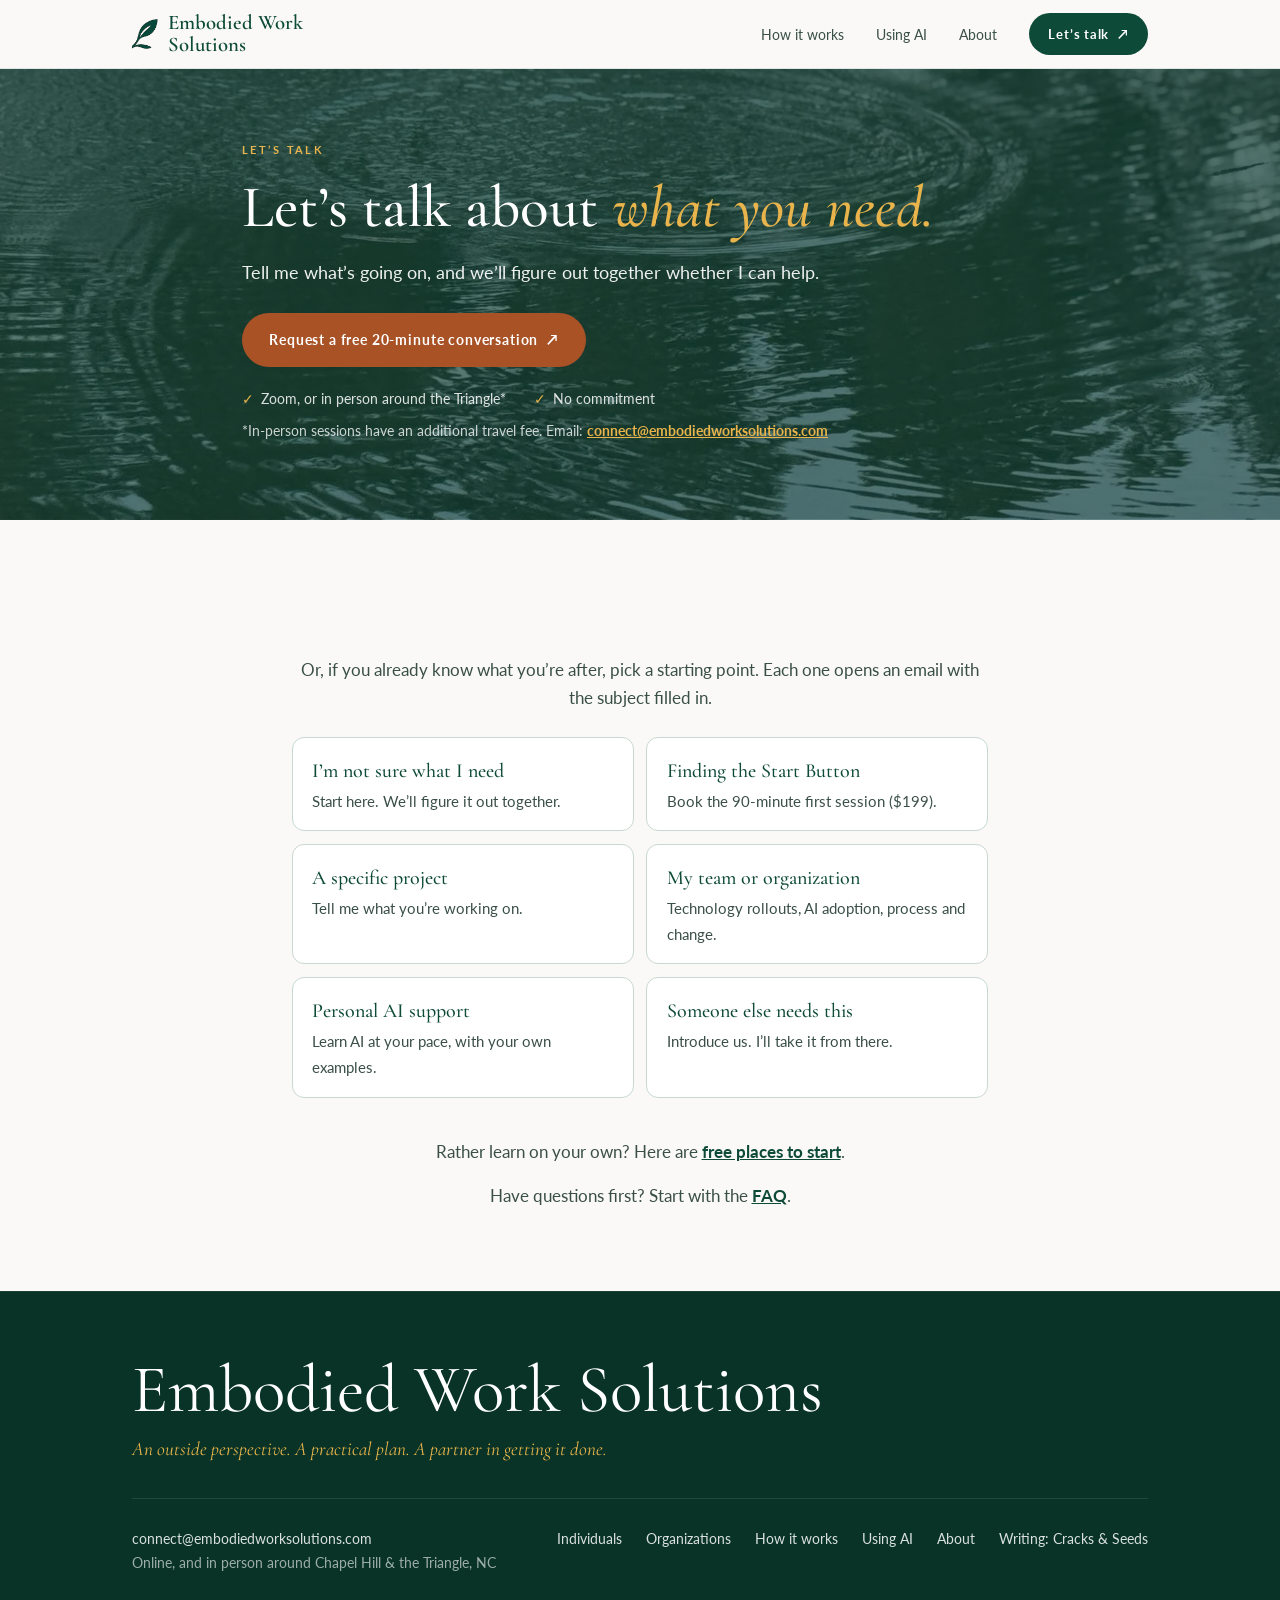
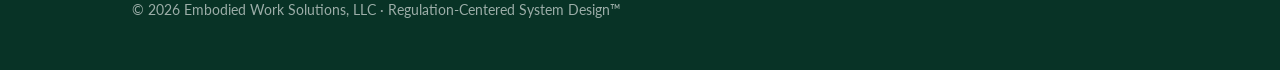
<file: contact.html>
<!DOCTYPE html>
<html lang="en">
<head>
<meta charset="UTF-8" />
<meta name="viewport" content="width=device-width, initial-scale=1.0" />
<title>Let’s Talk · Embodied Work Solutions</title>
  <meta property="og:type" content="website" />
  <meta property="og:site_name" content="Embodied Work Solutions" />
  <meta property="og:title" content="Let’s Talk · Embodied Work Solutions" />
  <meta property="og:description" content="Tell me what’s going on. You don’t need to know which service you need. Start with a free 20-minute conversation on Zoom or in person around the Triangle, NC." />
  <meta property="og:image" content="http://embodiedworksolutions.com/assets/share-forest-2.jpg" />
  <meta property="og:image:width" content="1200" />
  <meta property="og:image:height" content="630" />
  <meta property="og:image:alt" content="Embodied Work Solutions — From idea to solution, over a sunlit green forest" />
  <meta name="twitter:card" content="summary_large_image" />
  <meta name="twitter:image" content="http://embodiedworksolutions.com/assets/share-forest-2.jpg" />
  <meta name="description" content="Tell me what’s going on. You don’t need to know which service you need. Start with a free 20-minute conversation on Zoom or in person around the Triangle, NC." />
<link rel="icon" type="image/webp" href="assets/leaf.webp" />
<link rel="preconnect" href="https://fonts.googleapis.com" />
<link rel="preconnect" href="https://fonts.gstatic.com" crossorigin />
<link href="https://fonts.googleapis.com/css2?family=Cormorant+Garamond:ital,wght@0,400;0,500;0,600;1,400;1,500&family=Lato:wght@300;400;700&display=swap" rel="stylesheet" />
<style>
  *, *::before, *::after { box-sizing: border-box; margin: 0; padding: 0; }
  :root {
    --forest: #0d4a38; --forest-dark: #083326; --forest-mid: #1a6b52;
    --forest-light: #e6f0ec; --forest-pale: #f4f8f6;
    --terracotta: #b85c2c; --terracotta-light: #d4773e; --honey: #e8b44b;
    --sand: #f8f1e2; --warm-white: #faf9f7; --off-white: #f2f0eb;
    --text-dark: #1c2b27; --text-mid: #3a4f47; --text-muted: #5f766d;
    --border: #c8d8d2; --rule: #dde8e4;
    --serif: 'Cormorant Garamond', Georgia, serif; --sans: 'Lato', system-ui, sans-serif;
  }
  html { scroll-behavior: smooth; scroll-padding-top: 76px; }
  @media (prefers-reduced-motion: reduce) { html { scroll-behavior: auto; } * { transition: none !important; } }
  body { font-family: var(--sans); color: var(--text-dark); background: var(--warm-white); line-height: 1.7; font-size: 17px; }
  a:focus-visible, button:focus-visible, summary:focus-visible { outline: 2px solid var(--terracotta-light); outline-offset: 3px; }
  img { display: block; max-width: 100%; height: auto; }
  .skip { position: absolute; left: -9999px; top: 0; background: var(--forest); color: #fff; padding: .5rem 1rem; z-index: 200; }
  .skip:focus { left: 1rem; top: .5rem; }

  .wrap { max-width: 1080px; margin: 0 auto; padding: 0 2rem; }
  .narrow { max-width: 760px; }
  section { padding: 6rem 0; }
  .eyebrow { font-size: 11px; letter-spacing: .22em; text-transform: uppercase; color: var(--terracotta); margin-bottom: 1rem; font-weight: 700; }
  h1, h2, h3 { font-family: var(--serif); font-weight: 500; color: var(--forest); line-height: 1.15; }
  h2 { font-size: clamp(2.1rem, 4.4vw, 3.2rem); margin-bottom: 1.25rem; }
  h3 { font-size: 1.55rem; line-height: 1.25; margin-bottom: .6rem; }
  p.lede { font-size: 1.12rem; color: var(--text-mid); max-width: 680px; }
  p + p { margin-top: 1rem; }
  .muted { color: var(--text-muted); }

  .btn { display: inline-flex; align-items: center; gap: .55rem; background: var(--forest); color: #fff; text-decoration: none; padding: .95rem 1.7rem; font-size: 14px; letter-spacing: .06em; font-weight: 700; border-radius: 999px; transition: background .2s; }
  .btn:hover { background: var(--forest-mid); }
  .btn.warm { background: var(--terracotta); }
  .btn.warm:hover { background: var(--terracotta-light); }
  .btn.ghost { background: transparent; color: var(--forest); border: 1.5px solid var(--forest); }
  .btn.ghost:hover { background: var(--forest-light); }
  .btn.light { background: #fff; color: var(--forest-dark); }
  .btn.light:hover { background: var(--sand); }
  .arrow { font-family: var(--sans); }
  .micro { font-size: 13px; color: var(--text-muted); letter-spacing: .03em; margin-top: 1.1rem; }
  .micro span + span::before { content: "·"; margin: 0 .6rem; color: var(--terracotta-light); }

  /* NAV */
  nav { position: sticky; top: 0; z-index: 100; background: rgba(250,249,247,.95); backdrop-filter: blur(6px); border-bottom: 1px solid var(--rule); }
  nav .wrap { display: flex; align-items: center; justify-content: space-between; height: 68px; }
  .brand { display: flex; align-items: center; gap: .6rem; text-decoration: none; color: var(--forest); font-family: var(--serif); font-size: 1.3rem; line-height: 1.05; font-weight: 600; }
  .brand img { height: 30px; width: auto; }
  .nav-links { display: flex; gap: 2rem; list-style: none; align-items: center; }
  .nav-links a { color: var(--text-mid); text-decoration: none; font-size: 14px; }
  .nav-links a:hover { color: var(--forest); }
  .nav-links .btn { color: #fff; padding: .6rem 1.2rem; font-size: 13px; }

  /* HERO */
  .hero { padding: 7rem 0 6rem; background: var(--sand); position: relative; overflow: hidden; }
  .hero::after { content: ""; position: absolute; right: -120px; top: -80px; width: 460px; height: 460px; border-radius: 50%; background: radial-gradient(circle, rgba(232,180,75,.22), rgba(232,180,75,0) 70%); pointer-events: none; }
  .hero h1 { font-size: clamp(2.8rem, 6.4vw, 4.8rem); max-width: 820px; margin-bottom: 1.5rem; }
  .hero h1 em { color: var(--terracotta); }
  .hero p.lede { font-size: 1.2rem; margin-bottom: 2.25rem; }
  .hero .actions { display: flex; gap: 1rem; flex-wrap: wrap; }

  /* MESSY MIDDLE */
  .quotes { display: grid; grid-template-columns: repeat(2, 1fr); gap: 1.25rem; margin: 2.75rem 0 2rem; }
  .q { background: #fff; border: 1px solid var(--border); border-radius: 14px; padding: 1.6rem 1.75rem; display: flex; gap: 1.25rem; align-items: baseline; }
  .q .n { font-family: var(--serif); font-size: 1.6rem; color: var(--terracotta-light); }
  .q p { font-family: var(--serif); font-size: 1.45rem; color: var(--forest); line-height: 1.3; font-style: italic; }
  .bridge { font-family: var(--serif); font-size: 1.4rem; color: var(--forest); }
  .bridge a { color: var(--terracotta); text-decoration: none; }
  .pills { display: flex; flex-wrap: wrap; gap: .6rem; list-style: none; margin-top: 1.75rem; }
  .pills li { font-size: 13px; color: var(--forest); background: var(--forest-light); padding: .45rem 1rem; border-radius: 999px; }

  /* SOUND FAMILIAR */
  .familiar { background: var(--forest-pale); }
  .split { display: grid; grid-template-columns: 1.1fr 1fr; gap: 4rem; align-items: start; }
  .split .photo img { width: 100%; aspect-ratio: 4 / 5; object-fit: cover; border-radius: 16px; }
  .turn { font-family: var(--serif); font-size: 1.5rem; color: var(--forest); font-style: italic; margin-top: 1.5rem; }
  .signs { list-style: none; margin-top: 2.25rem; display: grid; gap: 1.1rem; }
  .signs li { padding-left: 1.4rem; border-left: 2px solid var(--terracotta-light); color: var(--text-mid); }
  .signs strong { color: var(--forest); }

  /* HELP AREAS */
  .areas { display: grid; grid-template-columns: 1fr 1fr; gap: 1.75rem; margin-top: 3rem; }
  .area { background: #fff; border: 1px solid var(--border); border-radius: 16px; overflow: hidden; display: flex; flex-direction: column; }
  .area img { width: 100%; aspect-ratio: 16 / 9; object-fit: cover; }
  .area .body { padding: 2rem; }
  .tag { display: inline-block; font-size: 11px; letter-spacing: .16em; text-transform: uppercase; color: var(--terracotta); font-weight: 700; margin-bottom: .75rem; }
  .area ul { list-style: none; margin-top: 1.25rem; border-top: 1px solid var(--rule); }
  .area li { padding: .7rem 0 .7rem 1.6rem; border-bottom: 1px solid var(--rule); position: relative; color: var(--text-mid); font-size: .97rem; }
  .area li::before { content: "→"; position: absolute; left: 0; color: var(--terracotta-light); }
  .note { margin-top: 2rem; font-family: var(--serif); font-size: 1.3rem; color: var(--forest); text-align: center; }

  /* NUMBERED TRIO / STEPS */
  .support { background: var(--off-white); }
  .trio { display: grid; grid-template-columns: repeat(3, 1fr); gap: 1.5rem; margin-top: 3rem; }
  .card { background: #fff; border: 1px solid var(--border); border-radius: 14px; padding: 2rem 1.75rem; }
  .card .n { font-family: var(--serif); font-size: 2.6rem; line-height: 1; color: var(--terracotta-light); opacity: .7; margin-bottom: 1rem; }
  .card p { color: var(--text-mid); font-size: .97rem; }
  .steps { display: grid; grid-template-columns: repeat(4, 1fr); gap: 1.5rem; margin: 3rem 0 2.5rem; }
  .step { border-top: 2px solid var(--forest); padding-top: 1.25rem; }
  .step .label { font-size: 11px; letter-spacing: .18em; font-weight: 700; color: var(--terracotta); margin-bottom: .6rem; }
  .step h3 { font-size: 1.4rem; }
  .step p { color: var(--text-mid); font-size: .95rem; }

  /* WAYS */
  .ways { background: var(--forest-pale); }
  .ways .card h3 { font-size: 1.45rem; }
  .ways .card .tag { margin-bottom: .4rem; }
  .fineprint { margin-top: 2rem; color: var(--text-muted); font-size: .95rem; max-width: 720px; }

  /* REALLY FOR */
  .reallyfor { background: var(--forest); color: #fff; }
  .reallyfor .eyebrow { color: var(--honey); }
  .reallyfor h2 { color: #fff; }
  .reallyfor p { color: rgba(255,255,255,.82); }
  .reallyfor .split { align-items: center; }
  .reallyfor .photo img { aspect-ratio: 4 / 3; }
  .pull { font-family: var(--serif); font-style: italic; font-size: clamp(1.6rem, 3vw, 2.1rem); line-height: 1.3; color: #fff; border-left: 3px solid var(--honey); padding-left: 1.25rem; margin-top: 2rem; }
  .caption { margin-top: .9rem; font-size: 13px; color: rgba(255,255,255,.65); letter-spacing: .04em; }

  /* ABOUT */
  .about .split { grid-template-columns: 1fr 1.25fr; align-items: center; }
  .about .photo img { width: min(100%, 380px); aspect-ratio: 1 / 1; object-fit: cover; border-radius: 50%; margin: 0 auto; }
  .about .skills { margin-top: 1.75rem; }

  /* APPROACH */
  .approach { background: var(--sand); text-align: center; }
  .approach h2 { font-size: clamp(2.4rem, 5vw, 3.6rem); }
  .approach h2 span { display: block; color: var(--terracotta); font-style: italic; }
  .approach p { color: var(--text-mid); max-width: 680px; margin: 0 auto; }

  /* FAQ */
  .faq details { border-bottom: 1px solid var(--rule); padding: 1.25rem 0; }
  .faq details:first-of-type { border-top: 1px solid var(--rule); margin-top: 2rem; }
  .faq summary { cursor: pointer; list-style: none; font-family: var(--serif); font-size: 1.45rem; color: var(--forest); display: flex; justify-content: space-between; gap: 1rem; }
  .faq summary::-webkit-details-marker { display: none; }
  .faq summary::after { content: "+"; color: var(--terracotta); font-family: var(--sans); font-size: 1.4rem; line-height: 1; }
  .faq details[open] summary::after { content: "–"; }
  .faq details p { color: var(--text-mid); margin-top: .75rem; max-width: 680px; }

  /* FINAL CTA */
  .final { background: var(--forest-dark); color: #fff; text-align: center; padding: 6.5rem 0; }
  .final .eyebrow { color: var(--honey); }
  .final h2 { color: #fff; font-size: clamp(2.2rem, 5vw, 3.4rem); }
  .final p { color: rgba(255,255,255,.78); max-width: 620px; margin: 0 auto 2.25rem; }
  .checks { display: flex; justify-content: center; flex-wrap: wrap; gap: .5rem 1.75rem; list-style: none; margin-top: 1.75rem; color: rgba(255,255,255,.8); font-size: 14px; }
  .checks li::before { content: "✓"; color: var(--honey); margin-right: .45rem; }

  .page-top { background: var(--sand); padding-top: 5.5rem; }
  .page-top h1 { font-size: clamp(2.6rem, 5.6vw, 4rem); margin-bottom: 1.25rem; }
  .nav-links a[aria-current="page"]:not(.btn) { color: var(--forest); border-bottom: 2px solid var(--terracotta); padding-bottom: 3px; }
  .contact-extra { text-align: center; }
  .contact-extra p { color: var(--text-mid); }
  .contact-extra a { color: var(--forest); font-weight: 700; }

  /* BLEND: photos + feelings */
  .band { width: 100%; height: clamp(150px, 26vw, 300px); overflow: hidden; background: var(--forest-dark); }
  .band img { width: 100%; height: 100%; object-fit: cover; }
  .feel-intro { text-align: center; max-width: 720px; margin: 0 auto; }
  .feel-intro .pull { margin-left: auto; margin-right: auto; }
  .picture-grid { display: grid; grid-template-columns: repeat(3, 1fr); gap: 1.5rem; margin: 3rem 0 2rem; }
  .vignette { background: #fff; border: 1px solid var(--border); border-radius: 14px; overflow: hidden; }
  .vignette img { width: 100%; aspect-ratio: 4 / 3; object-fit: cover; }
  .vignette .vt { padding: 1.4rem 1.6rem 1.75rem; }
  .vignette h3.feel { font-family: 'Cormorant Garamond', serif; font-style: italic; font-weight: 500; font-size: 2rem; line-height: 1; color: var(--terracotta); margin-bottom: .6rem; }
  .vignette p { font-family: 'Cormorant Garamond', serif; font-size: 1.25rem; line-height: 1.4; color: var(--forest); }
  .feel-close { text-align: center; font-family: 'Cormorant Garamond', serif; font-style: italic; font-size: 1.5rem; color: var(--forest); }
  .step img { width: 100%; aspect-ratio: 3 / 2; object-fit: cover; border-radius: 10px; margin-bottom: 1rem; }
  .step.has-photo { border-top: 0; padding-top: 0; }
  .step.has-photo .label { border-top: 2px solid var(--forest); padding-top: 1rem; }
  .approach .mark { width: min(100%, 360px); aspect-ratio: 4 / 3; object-fit: cover; border-radius: 14px; margin: 0 auto 2rem; }
  @media (max-width: 900px) { .picture-grid { grid-template-columns: repeat(2, 1fr); } }
  @media (max-width: 560px) { .picture-grid { grid-template-columns: 1fr; } }

  /* PHOTO HEADERS (green overlay) */
  .photo-head { background-size: cover; background-position: center; color: #fff; text-align: center; padding: 6.5rem 0 5.5rem; }
  .photo-head .wrap { max-width: 820px; }
  .photo-head .eyebrow { color: var(--honey); }
  .photo-head h1 { color: #fff; font-size: clamp(2.6rem, 5.6vw, 4rem); margin-bottom: 1.25rem; }
  .photo-head h1 em { color: var(--honey); }
  .photo-head p.lede { color: rgba(255,255,255,.88); margin: 0 auto; }
  .photo-head .btn { margin-top: 2rem; }
  .photo-head .checks { margin-top: 1.25rem; }
  .hero.has-photo { background-size: cover; background-position: center; }
  .hero.has-photo::after { display: none; }
  .hero.has-photo h1 { color: #fff; }
  .hero.has-photo h1 em { color: var(--honey); }
  .hero.has-photo .eyebrow { color: var(--honey); }
  .hero.has-photo p.lede { color: rgba(255,255,255,.9); }
  .hero.has-photo .btn.ghost { color: #fff; border-color: rgba(255,255,255,.8); }
  .hero.has-photo .btn.ghost:hover { background: rgba(255,255,255,.12); }
  .hero.has-photo .micro { color: rgba(255,255,255,.78); }
  .hero.has-photo .micro span + span::before { color: var(--honey); }
  .page-body { background: var(--sand); padding-top: 4.5rem; }
  .areas.three { grid-template-columns: repeat(3, 1fr); }
  .org-note { margin-top: 2.5rem; padding: 1.6rem 2rem; background: #fff; border: 1px solid var(--border); border-radius: 14px; color: var(--text-mid); }
  .org-note strong { color: var(--forest); }
  .welcome { margin-top: 2rem; padding: 1.25rem 1.5rem; background: var(--sand); border-radius: 12px; color: var(--text-mid); }
  .welcome strong { color: var(--forest); }
  .card.start { border: 2px solid var(--terracotta); }
  .card .price { font-family: 'Cormorant Garamond', serif; font-size: 2rem; color: var(--terracotta); line-height: 1; margin: .2rem 0 .8rem; }
  @media (max-width: 1000px) { .areas.three { grid-template-columns: 1fr; } }

  /* HUMAN IN AI */
  .human { background: var(--warm-white); }
  .human .split { grid-template-columns: .8fr 1.2fr; align-items: center; }
  .human .portrait img { width: min(100%, 360px); aspect-ratio: 1 / 1; object-fit: cover; border-radius: 50%; margin: 0 auto; }
  .human h2 em { color: var(--terracotta); }
  .human ul.terms { list-style: none; padding: 0; margin: 1.5rem 0; }
  .human ul.terms li { border-left: 2px solid var(--terracotta); padding: .1rem 0 .1rem 1rem; margin-bottom: .8rem; color: var(--text-mid); }
  .human .pull { margin: 1.25rem 0; color: var(--forest); border-left-color: var(--terracotta); }
  .human a.more { color: var(--forest); font-weight: 700; }
  .first-ai { background: var(--warm-white); }
  .first-ai ol { list-style: none; padding: 0; counter-reset: f; display: grid; grid-template-columns: repeat(2, 1fr); gap: 1.25rem; margin-top: 2.5rem; }
  .first-ai li { counter-increment: f; background: #fff; border: 1px solid var(--border); border-radius: 14px; padding: 1.5rem 1.6rem 1.5rem 4.2rem; position: relative; color: var(--text-mid); }
  .first-ai li::before { content: counter(f, decimal-leading-zero); position: absolute; left: 1.4rem; top: 1.3rem; font-family: var(--serif); font-size: 1.6rem; color: var(--terracotta-light); }
  .first-ai li strong { display: block; color: var(--forest); font-family: var(--serif); font-size: 1.3rem; font-weight: 500; margin-bottom: .3rem; }
  .faq h3.group { font-size: .85rem; letter-spacing: .16em; text-transform: uppercase; font-family: 'Lato', sans-serif; font-weight: 700; color: var(--terracotta); margin: 2.5rem 0 .5rem; }
  .faq .read-more { margin-top: 1.25rem; color: var(--text-mid); }
  .faq .read-more a { color: var(--forest); font-weight: 700; }
  @media (max-width: 900px) { .human .split { grid-template-columns: 1fr; } .first-ai ol { grid-template-columns: 1fr; } }

  /* ALIGN PASS */
  .newgoogle { background: var(--warm-white); }
  .newgoogle .split { grid-template-columns: 1.1fr .9fr; gap: 4rem; align-items: start; }
  .newgoogle ul.good { list-style: none; padding: 0; margin: 0; }
  .newgoogle ul.good li { border-left: 2px solid var(--honey); padding: .15rem 0 .15rem 1rem; margin-bottom: .9rem; color: var(--text-mid); }
  .newgoogle h3 { font-size: 1.4rem; margin-bottom: 1rem; }
  .paths { display: grid; grid-template-columns: 1fr 1fr; gap: 1.5rem; margin-top: 3rem; }
  .path { background: var(--sand); border-radius: 14px; padding: 2rem 2rem 2.2rem; }
  .path .tag { display: block; font-size: .78rem; letter-spacing: .16em; text-transform: uppercase; font-weight: 700; color: var(--terracotta); margin-bottom: .6rem; }
  .path h3 { font-size: 1.6rem; margin-bottom: .6rem; }
  .path p { color: var(--text-mid); margin: 0; }
  .skeptic-note { margin-top: 1.5rem; text-align: center; color: var(--text-mid); font-style: italic; font-family: var(--serif); font-size: 1.3rem; }
  .creds { background: var(--warm-white); }
  .creds .cols3 { display: grid; grid-template-columns: 1.2fr 1fr 1fr; gap: 3rem; margin-top: 2.5rem; }
  .creds h3 { font-size: 1.35rem; margin-bottom: 1rem; }
  .creds ul { list-style: none; padding: 0; margin: 0; }
  .creds li { padding: .55rem 0; border-bottom: 1px solid var(--border); color: var(--text-mid); }
  .creds li strong { color: var(--forest); display: block; }
  .creds .role { color: var(--forest); font-weight: 700; margin-bottom: .2rem; }
  .creds .when { font-size: .9rem; color: var(--text-mid); margin-bottom: .9rem; }
  @media (max-width: 900px) { .newgoogle .split, .paths, .creds .cols3 { grid-template-columns: 1fr; gap: 1.5rem; } }

  .final p.messy, .photo-head p.messy { font-family: var(--serif); font-style: italic; font-size: clamp(1.5rem, 2.6vw, 1.9rem); color: var(--honey); margin-top: 1.25rem; }
  .final .wrap > p + p { margin-top: .9rem; }

  .grounded { background: var(--forest); color: #fff; }
  .grounded .eyebrow { color: var(--honey); }
  .grounded h2 { color: #fff; }
  .grounded p { color: rgba(255,255,255,.88); max-width: 720px; }
  .grounded ul { list-style: none; padding: 0; margin: 1.75rem 0 0; display: grid; grid-template-columns: repeat(3, 1fr); gap: 1.25rem; }
  .grounded li { border-left: 2px solid var(--honey); padding: .2rem 0 .2rem 1rem; color: rgba(255,255,255,.88); }
  .grounded li strong { display: block; color: #fff; font-family: var(--serif); font-size: 1.3rem; font-weight: 500; }
  .footnote { font-size: .9rem; color: var(--text-muted); margin-top: .5rem; }
  @media (max-width: 900px) { .grounded ul { grid-template-columns: 1fr; } }

  /* FOOTER */
  footer { background: var(--forest-dark); border-top: 1px solid rgba(255,255,255,.08); color: rgba(255,255,255,.6); padding: 4rem 0 3rem; }
  .wordmark { font-family: var(--serif); font-size: clamp(2.4rem, 6vw, 4.2rem); color: #fff; line-height: 1; }
  .tagline { font-family: var(--serif); font-style: italic; font-size: 1.2rem; color: var(--honey); margin: .6rem 0 2rem; }
  .foot-row { display: flex; justify-content: space-between; flex-wrap: wrap; gap: 1.5rem; border-top: 1px solid rgba(255,255,255,.1); padding-top: 1.75rem; font-size: 14px; }
  footer a { color: rgba(255,255,255,.85); text-decoration: none; }
  footer a:hover { color: #fff; }
  .foot-links { display: flex; gap: 1.5rem; flex-wrap: wrap; }

  @media (max-width: 900px) {
    .steps { grid-template-columns: repeat(2, 1fr); }
    .split, .about .split { grid-template-columns: 1fr; gap: 2.5rem; }
    .split .photo img { aspect-ratio: 16 / 10; }
    .about .photo img { max-width: 280px; }
  }
  @media (max-width: 760px) {
    section { padding: 4.5rem 0; }
    .wrap { padding: 0 1.25rem; }
    .nav-links li:not(:last-child) { display: none; }
    .brand span { display: none; }
    .quotes, .areas, .trio { grid-template-columns: 1fr; }
    .hero { padding: 5rem 0 4.5rem; }
  }
  @media (max-width: 480px) { .steps { grid-template-columns: 1fr; } }

  /* MOBILE MENU */
  .menu-toggle { display: none; }
  @media (max-width: 760px) {
    nav .wrap .nav-links { margin-left: auto; }
    .menu-toggle { display: inline-flex; flex-direction: column; justify-content: center; gap: 5px; width: 44px; height: 44px; margin-left: .6rem; padding: 0 12px; background: transparent; border: 1px solid var(--rule); border-radius: 999px; cursor: pointer; }
    .menu-toggle span { display: block; height: 2px; background: var(--forest); border-radius: 2px; transition: transform .2s ease, opacity .2s ease; }
    .menu-toggle[aria-expanded="true"] span:nth-child(1) { transform: translateY(7px) rotate(45deg); }
    .menu-toggle[aria-expanded="true"] span:nth-child(2) { opacity: 0; }
    .menu-toggle[aria-expanded="true"] span:nth-child(3) { transform: translateY(-7px) rotate(-45deg); }
    .mobile-menu { border-top: 1px solid var(--rule); background: rgba(250,249,247,.98); }
    .mobile-menu ul { list-style: none; margin: 0; padding: .25rem 1.25rem 1rem; }
    .mobile-menu a { display: block; padding: .9rem 0; font-size: 17px; color: var(--forest); text-decoration: none; border-bottom: 1px solid var(--rule); }
    .mobile-menu li:last-child a { border-bottom: 0; }
    .mobile-menu a[aria-current="page"] { color: var(--terracotta); font-weight: 700; }
  }
  @media (min-width: 761px) { .mobile-menu { display: none !important; } }
</style>
<link rel="stylesheet" href="assets/ews.css" />
<script>
document.documentElement.classList.add('js');
function ewsImg(i) {
  i.onerror = null;
  var f = i.closest('.slot') || i.parentNode;
  if (i.getAttribute('data-fallback')) {
    f.classList.add('is-fallback');
    if (i.hasAttribute('data-fallback-alt')) i.alt = i.getAttribute('data-fallback-alt');
    i.src = i.getAttribute('data-fallback');
  } else { f.classList.add('is-missing'); }
}
</script>
</head>
<body>
<a class="skip" href="#main">Skip to content</a>

<nav aria-label="Main">
  <div class="wrap">
    <a href="index.html" class="brand" aria-label="Embodied Work Solutions, home"><img src="assets/leaf.webp" alt="" width="96" height="109" /><span>Embodied Work<br>Solutions</span></a>
    <ul class="nav-links">
      <li><a href="how-it-works.html">How it works</a></li>
      <li><a href="ai.html">Using AI</a></li>
      <li><a href="about.html">About</a></li>
      <li><a href="contact.html" class="btn" aria-current="page">Let’s talk <span class="arrow">↗</span></a></li>
    </ul>
    <button class="menu-toggle" type="button" aria-expanded="false" aria-controls="mobile-menu" aria-label="Open menu"><span></span><span></span><span></span></button>
  </div>
  <div class="mobile-menu" id="mobile-menu" hidden>
    <ul>
      <li><a href="index.html">Home</a></li>
      <li><a href="how-it-works.html">How it works</a></li>
      <li><a href="ai.html">Using AI</a></li>
      <li><a href="about.html">About</a></li>
      <li><a href="contact.html" aria-current="page">Let’s talk</a></li>
    </ul>
  </div>
</nav>

<main id="main">

<header class="page-hero nature no-photo" style="background-image:linear-gradient(rgba(8,51,38,0.68),rgba(8,51,38,0.62)),url(assets/photos/header-contact.webp)" id="talk">
  <div class="wrap ph-grid">
    <div>
      <p class="eyebrow">Let’s talk</p>
      <h1>Let’s talk about <em>what you need.</em></h1>
      <p class="lede">Tell me what’s going on, and we’ll figure out together whether I can help.</p>
      <div class="actions"><a href="mailto:connect@embodiedworksolutions.com?subject=Free%2020-minute%20conversation" class="btn warm">Request a free 20-minute conversation <span class="arrow">↗</span></a></div>
      <ul class="checks"><li>Zoom, or in person around the Triangle*</li><li>No commitment</li></ul>
      <p class="footnote">*In-person sessions have an additional travel fee. Email: <a href="mailto:connect@embodiedworksolutions.com" style="color:var(--honey);font-weight:700">connect@embodiedworksolutions.com</a></p>
    </div>
  </div>
</header>

<section class="contact-extra" style="padding-bottom:5rem">
  <div class="wrap narrow">
<p style="margin-top:2.5rem">Or, if you already know what you’re after, pick a starting point. Each one opens an email with the subject filled in.</p>
    <ul class="reasons" id="reasons" style="margin-bottom:2.5rem">
      <li><a href="mailto:connect@embodiedworksolutions.com?subject=Free%2020-minute%20conversation"><strong>I’m not sure what I need</strong>Start here. We’ll figure it out together.</a></li>
      <li><a href="mailto:connect@embodiedworksolutions.com?subject=Finding%20the%20Start%20Button%20session"><strong>Finding the Start Button</strong>Book the 90-minute first session ($199).</a></li>
      <li><a href="mailto:connect@embodiedworksolutions.com?subject=A%20project%20I%E2%80%99d%20like%20help%20with"><strong>A specific project</strong>Tell me what you’re working on.</a></li>
      <li><a href="mailto:connect@embodiedworksolutions.com?subject=Organizational%20consulting%20inquiry"><strong>My team or organization</strong>Technology rollouts, AI adoption, process and change.</a></li>
      <li><a href="mailto:connect@embodiedworksolutions.com?subject=Personal%20AI%20support"><strong>Personal AI support</strong>Learn AI at your pace, with your own examples.</a></li>
      <li><a href="mailto:connect@embodiedworksolutions.com?subject=A%20referral"><strong>Someone else needs this</strong>Introduce us. I’ll take it from there.</a></li>
    </ul>
    <p>Rather learn on your own? Here are <a href="ai.html#learn-on-your-own">free places to start</a>.</p>
    <p>Have questions first? Start with the <a href="how-it-works.html#faq">FAQ</a>.</p>
</div>
</section>

</main>

<footer>
  <div class="wrap">
    <p class="wordmark">Embodied Work Solutions</p>
    <p class="tagline">An outside perspective. A practical plan. A partner in getting it done.</p>
    <div class="foot-row">
      <span><a href="mailto:connect@embodiedworksolutions.com">connect@embodiedworksolutions.com</a><br>Online, and in person around Chapel Hill &amp; the Triangle, NC</span>
      <div class="foot-links">
        <a href="index.html#who">Individuals</a><a href="index.html#organizations">Organizations</a><a href="how-it-works.html">How it works</a><a href="ai.html">Using AI</a><a href="about.html">About</a>
        <a href="https://cracksandseeds.substack.com/" target="_blank" rel="noopener">Writing: Cracks &amp; Seeds</a>
      </div>
      <span>© 2026 Embodied Work Solutions, LLC · Regulation-Centered System Design™</span>
    </div>
  </div>
</footer>
<script>
(function () {
  var b = document.querySelector('.menu-toggle'), m = document.getElementById('mobile-menu');
  if (b && m) {
    function set(open) { b.setAttribute('aria-expanded', String(open)); b.setAttribute('aria-label', open ? 'Close menu' : 'Open menu'); m.hidden = !open; }
    b.addEventListener('click', function () { set(b.getAttribute('aria-expanded') !== 'true'); });
    m.addEventListener('click', function (e) { if (e.target.closest('a')) set(false); });
    document.addEventListener('keydown', function (e) { if (e.key === 'Escape' && !m.hidden) { set(false); b.focus(); } });
  }
  // Lens section: the overlook photo comes into focus as it scrolls into view.
  var f = document.querySelectorAll('.lens-pair .focus');
  if (!f.length) return;
  if (!('IntersectionObserver' in window)) { f.forEach(function (el) { el.classList.add('in-focus'); }); return; }
  var io = new IntersectionObserver(function (es) {
    es.forEach(function (e) { if (e.isIntersecting) { e.target.classList.add('in-focus'); io.unobserve(e.target); } });
  }, { threshold: 0.45 });
  f.forEach(function (el) { io.observe(el); });
})();
</script>
</body>
</html>
</file>
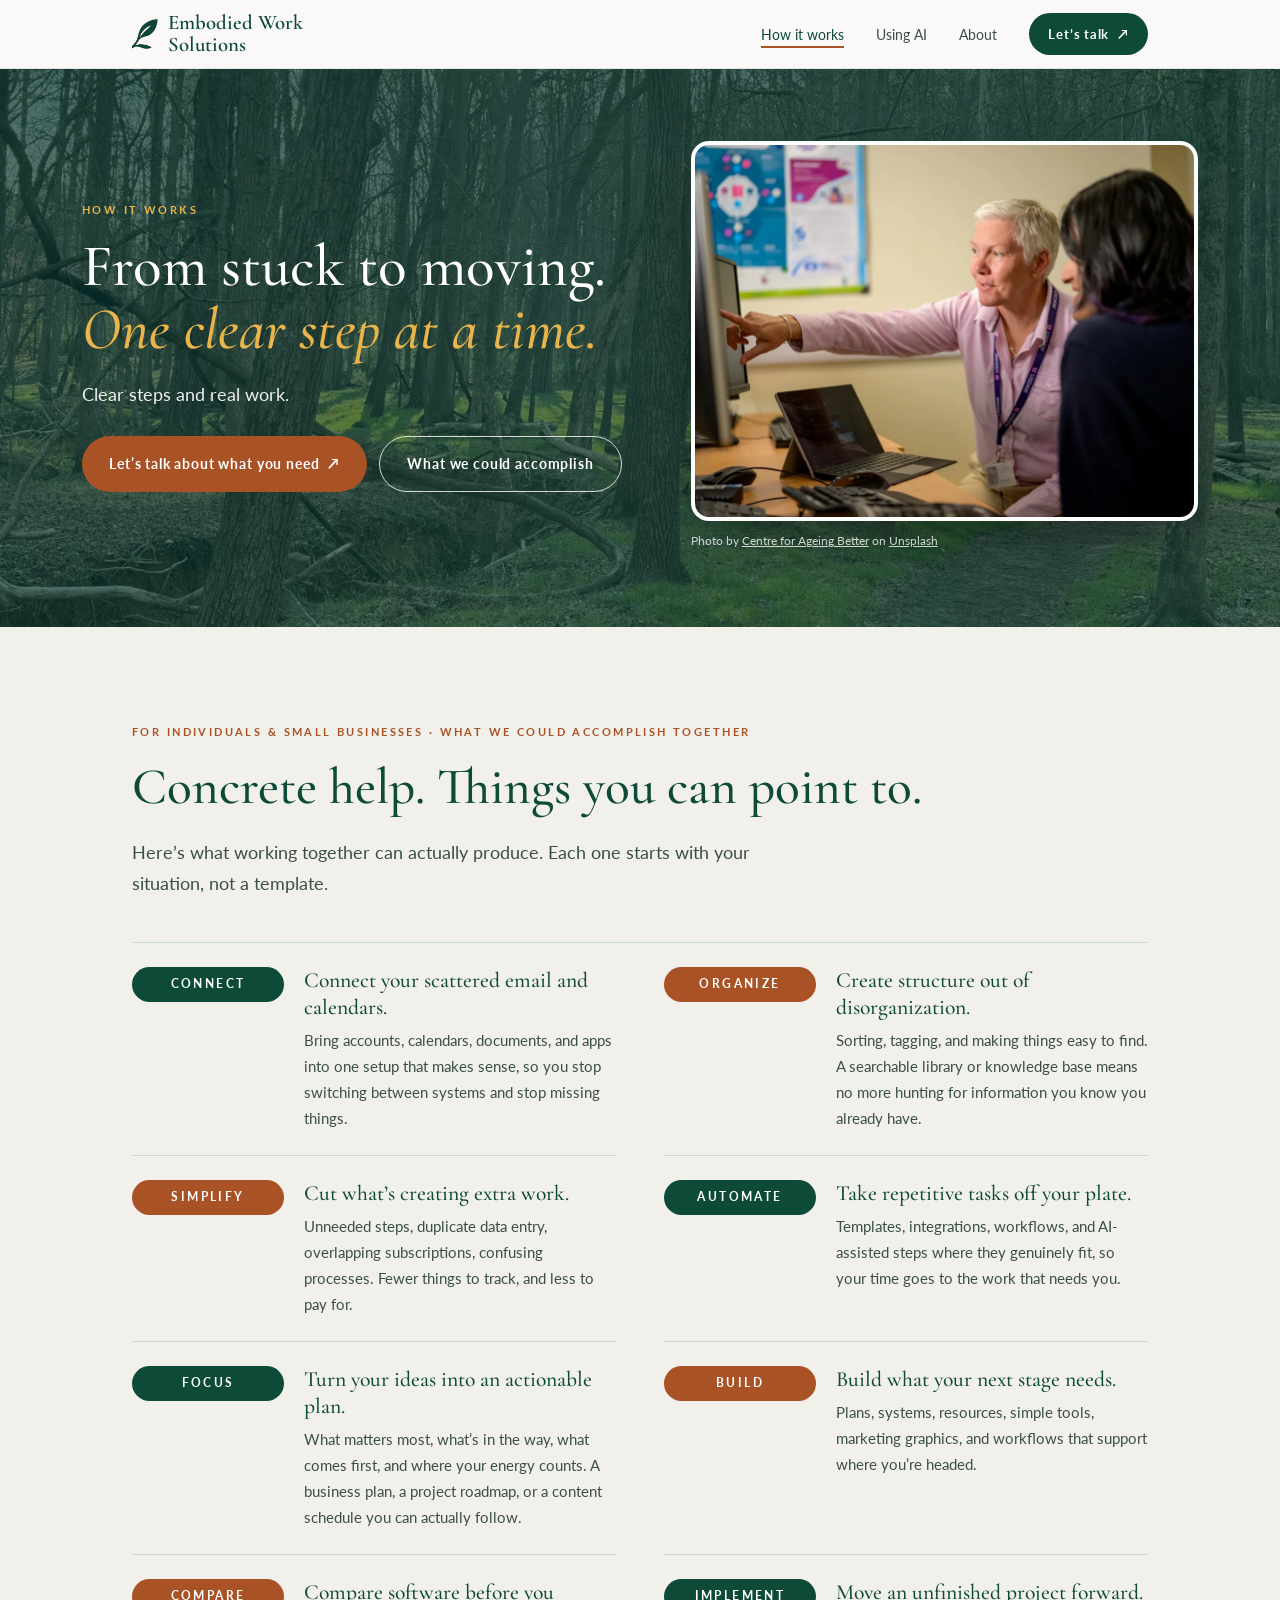
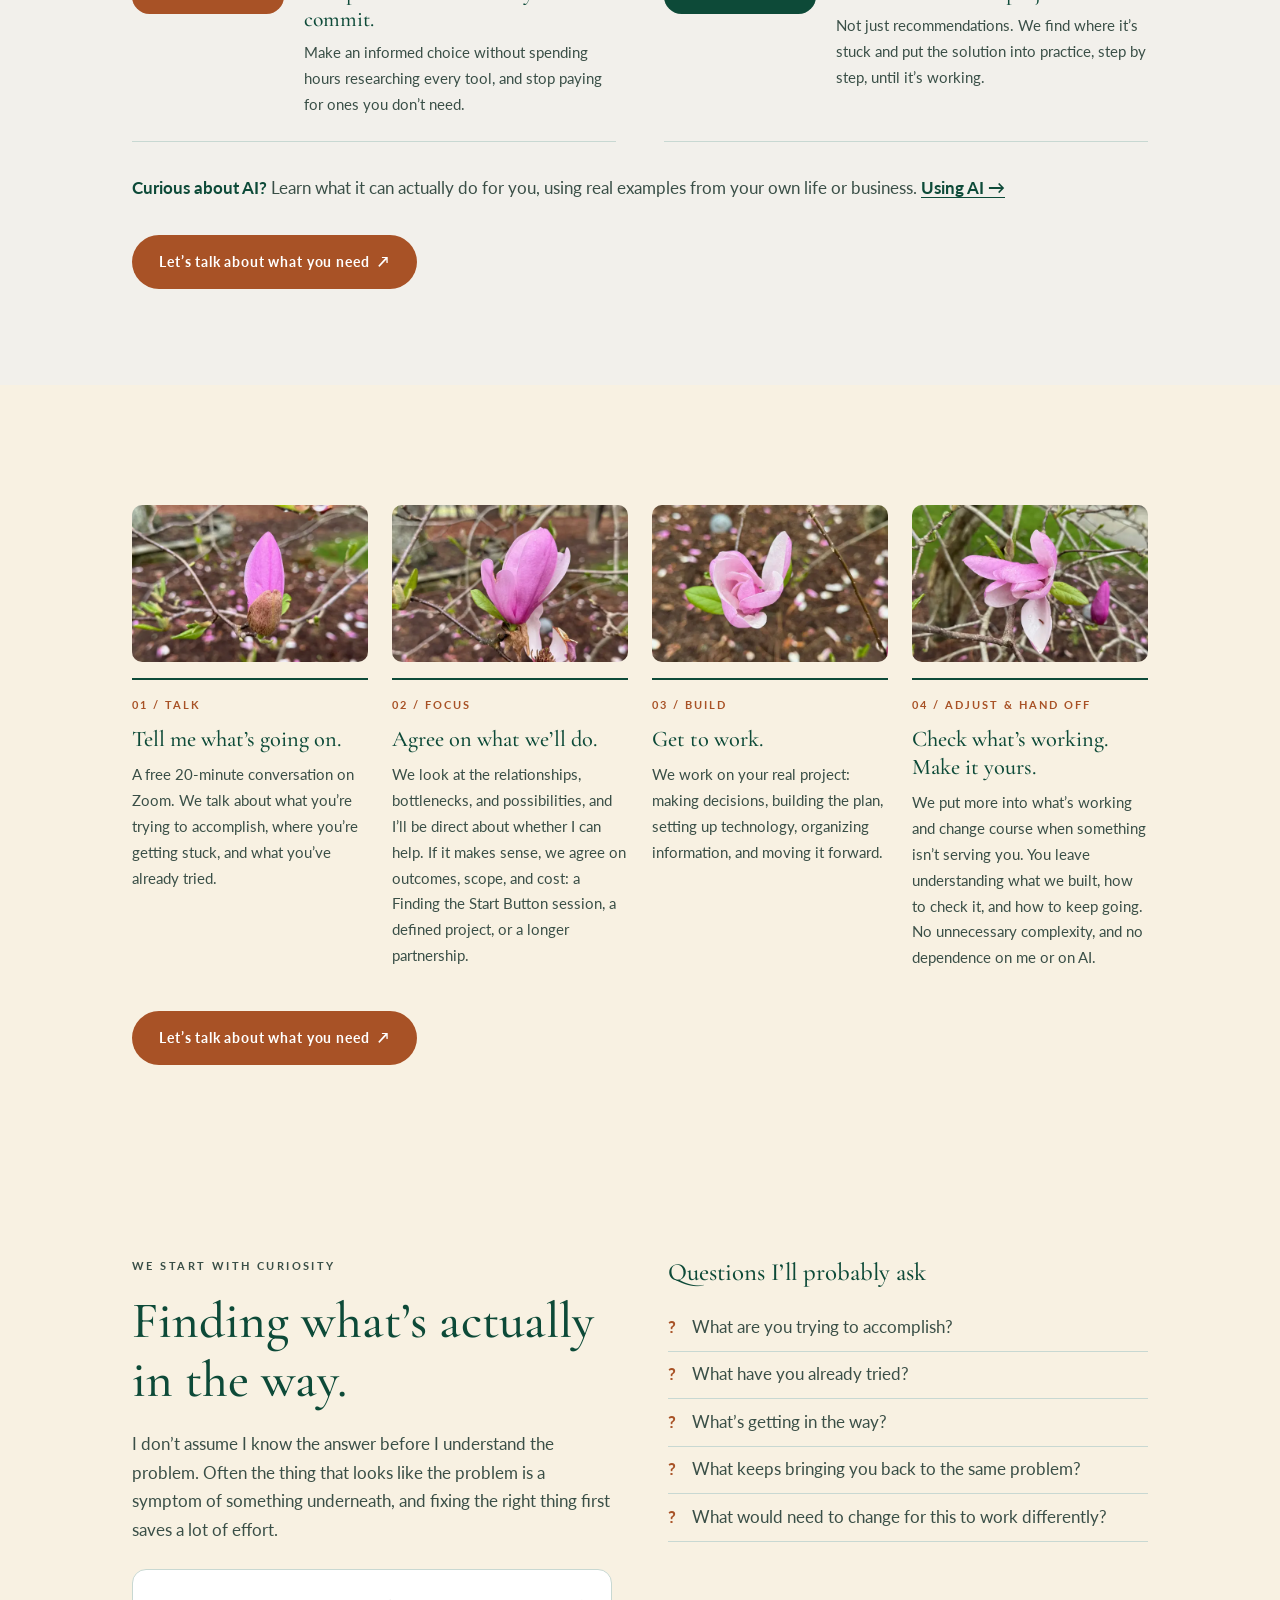
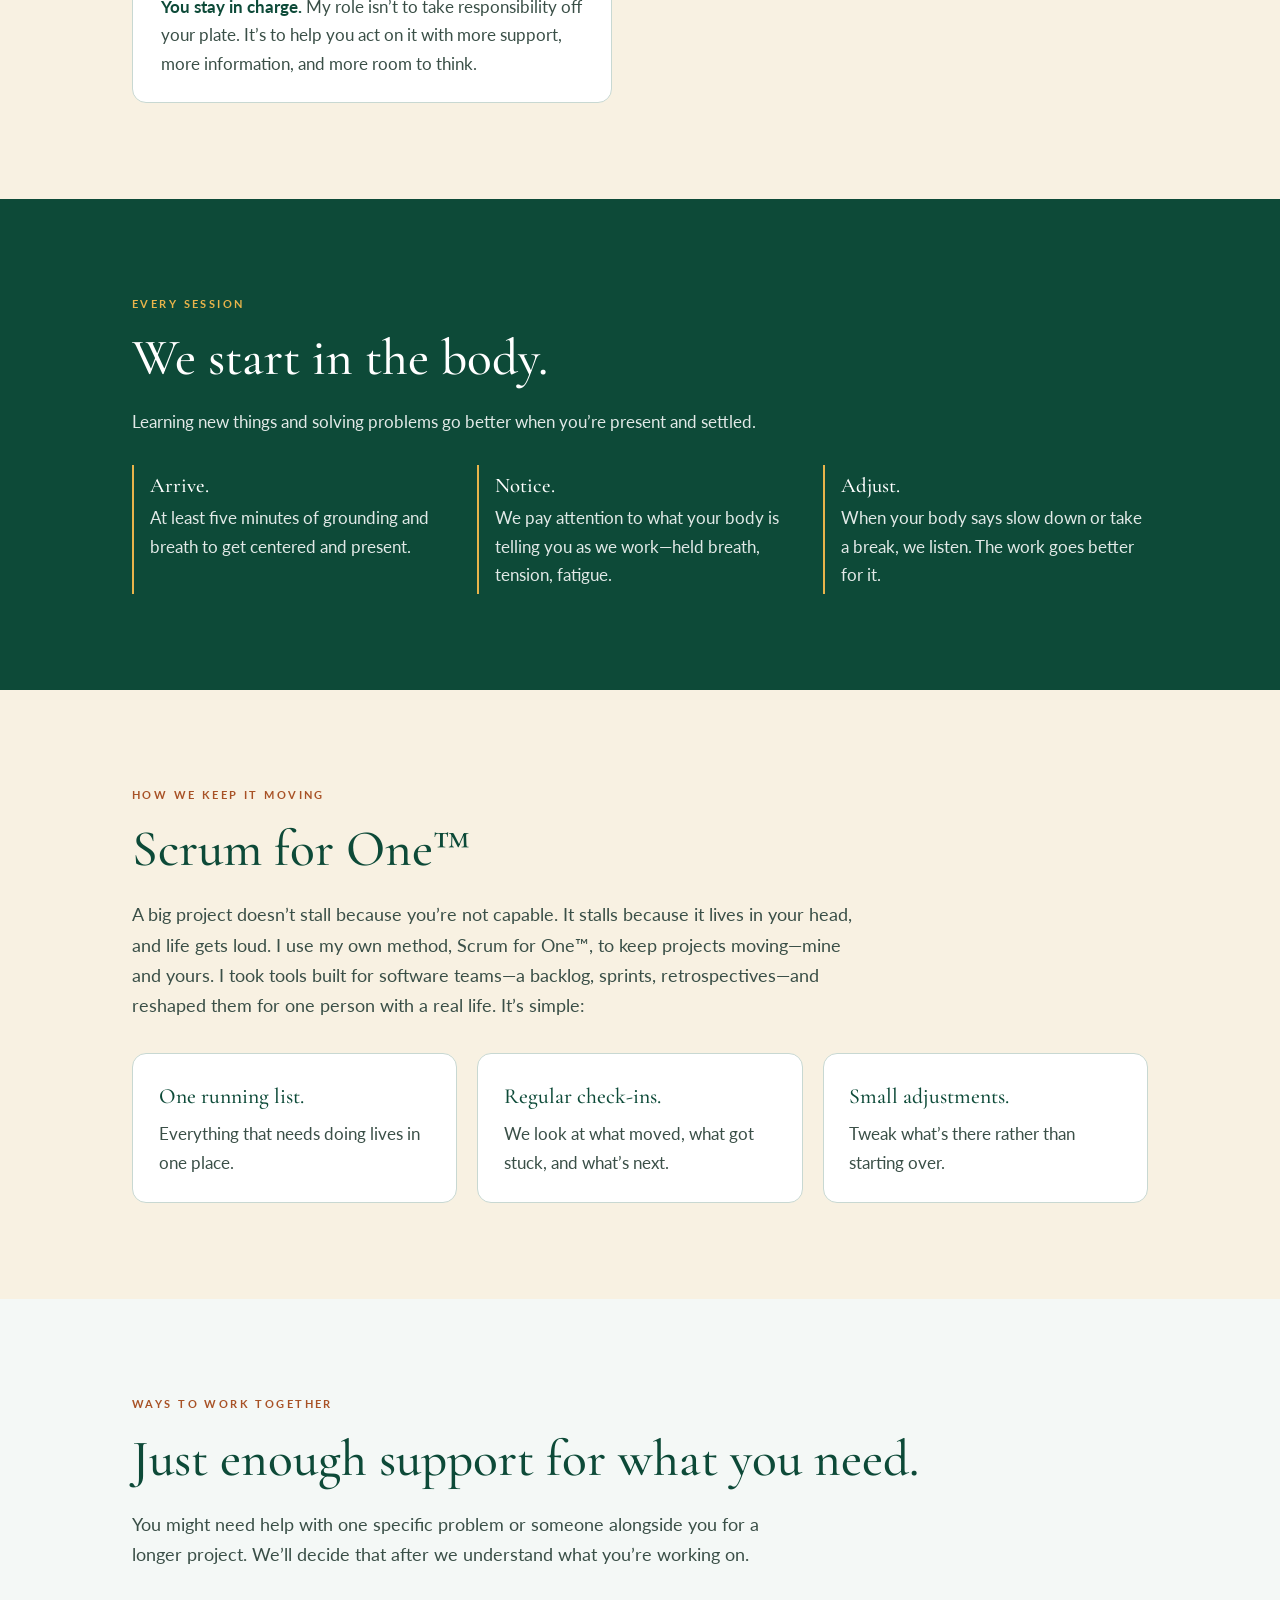
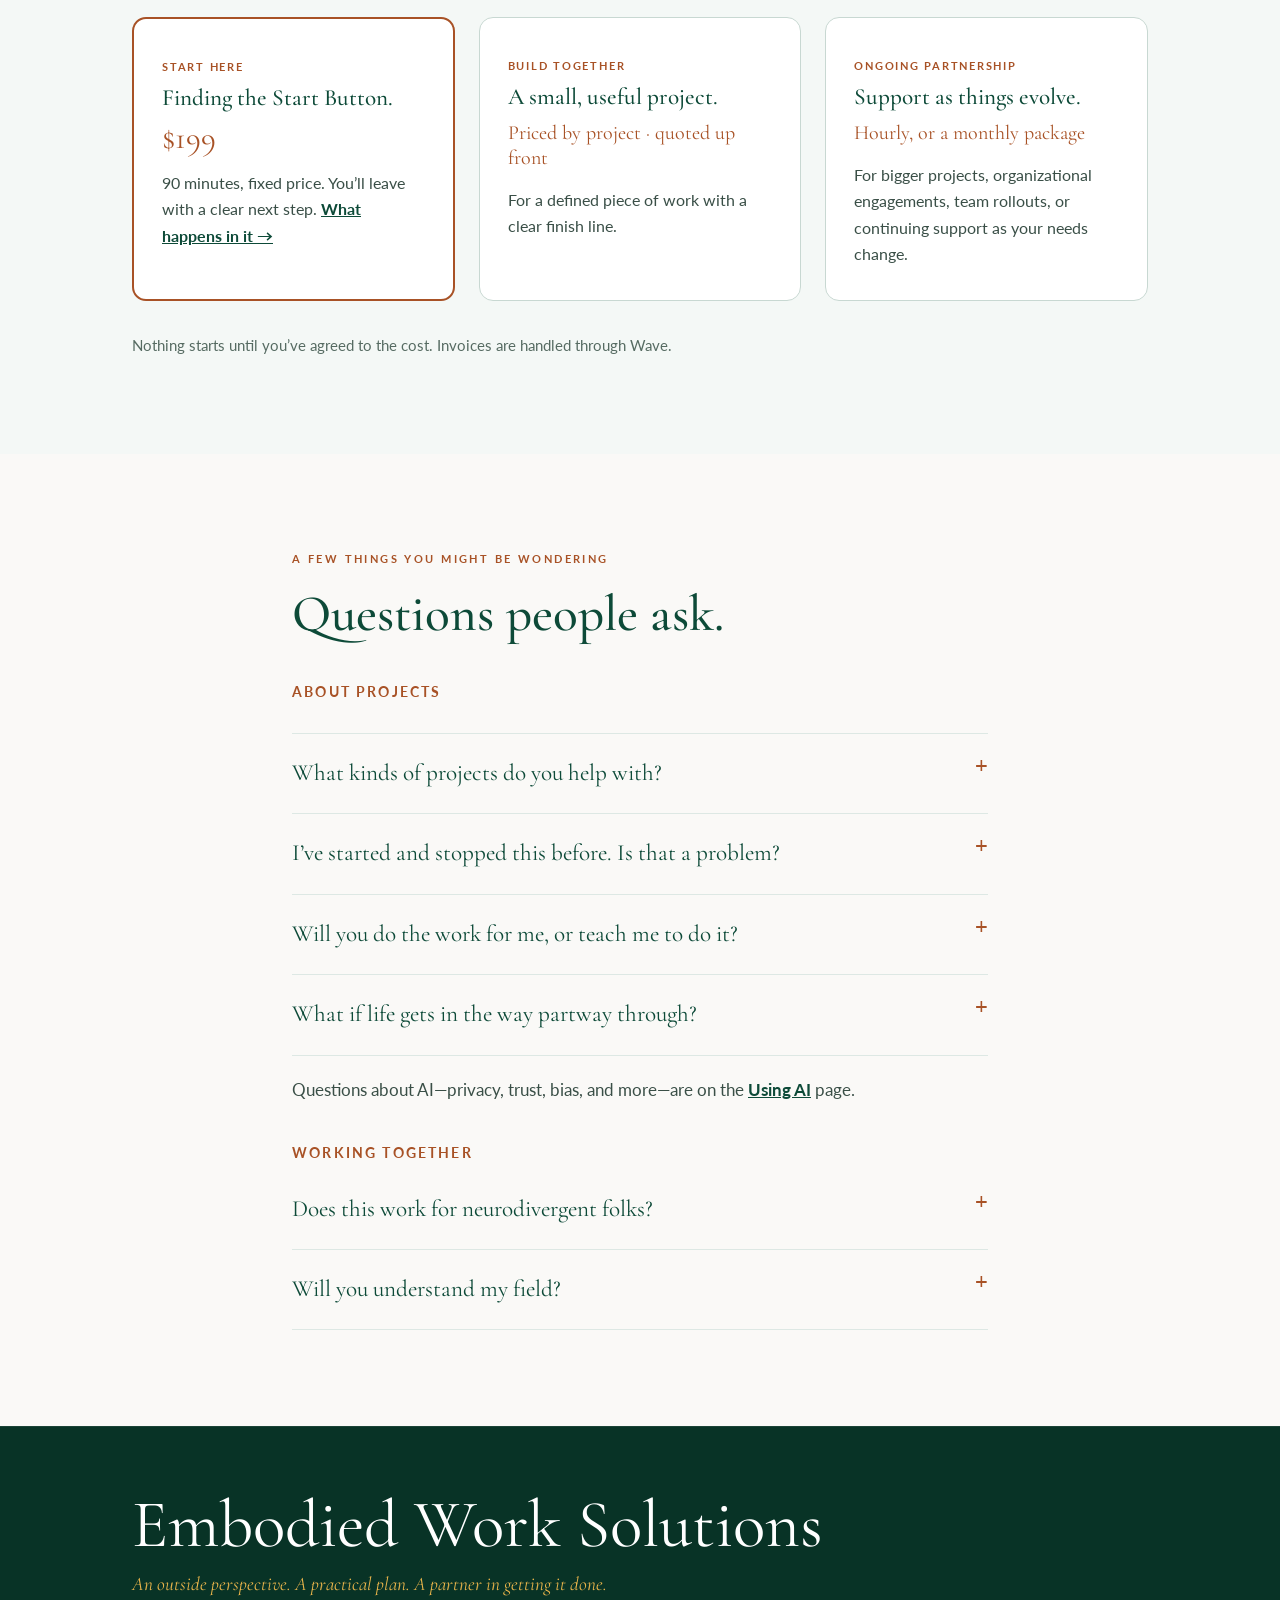
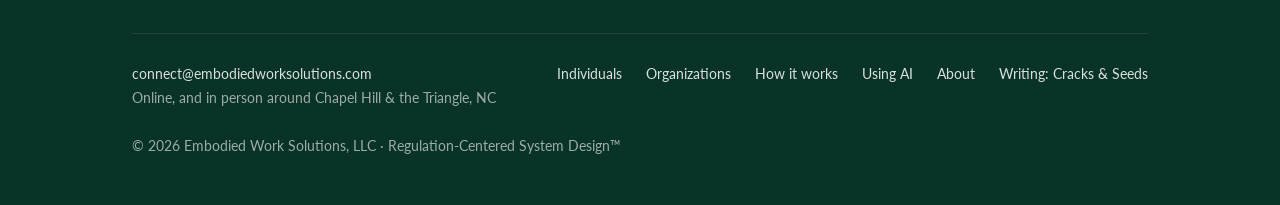
<file: how-it-works.html>
<!DOCTYPE html>
<html lang="en">
<head>
<meta charset="UTF-8" />
<meta name="viewport" content="width=device-width, initial-scale=1.0" />
<title>How It Works · Embodied Work Solutions</title>
  <meta property="og:type" content="website" />
  <meta property="og:site_name" content="Embodied Work Solutions" />
  <meta property="og:title" content="How It Works · Embodied Work Solutions" />
  <meta property="og:description" content="How working together goes: a free conversation, a clear focus, hands-on work, and regular check-ins. Pricing, Scrum for One™, and answers to common questions." />
  <meta property="og:image" content="http://embodiedworksolutions.com/assets/share-forest-2.jpg" />
  <meta property="og:image:width" content="1200" />
  <meta property="og:image:height" content="630" />
  <meta property="og:image:alt" content="Embodied Work Solutions — From idea to solution, over a sunlit green forest" />
  <meta name="twitter:card" content="summary_large_image" />
  <meta name="twitter:image" content="http://embodiedworksolutions.com/assets/share-forest-2.jpg" />
  <meta name="description" content="How working together goes: a free conversation, a clear focus, hands-on work, and regular check-ins. Pricing, Scrum for One™, and answers to common questions." />
<link rel="icon" type="image/webp" href="assets/leaf.webp" />
<link rel="preconnect" href="https://fonts.googleapis.com" />
<link rel="preconnect" href="https://fonts.gstatic.com" crossorigin />
<link href="https://fonts.googleapis.com/css2?family=Cormorant+Garamond:ital,wght@0,400;0,500;0,600;1,400;1,500&family=Lato:wght@300;400;700&display=swap" rel="stylesheet" />
<style>
  *, *::before, *::after { box-sizing: border-box; margin: 0; padding: 0; }
  :root {
    --forest: #0d4a38; --forest-dark: #083326; --forest-mid: #1a6b52;
    --forest-light: #e6f0ec; --forest-pale: #f4f8f6;
    --terracotta: #b85c2c; --terracotta-light: #d4773e; --honey: #e8b44b;
    --sand: #f8f1e2; --warm-white: #faf9f7; --off-white: #f2f0eb;
    --text-dark: #1c2b27; --text-mid: #3a4f47; --text-muted: #5f766d;
    --border: #c8d8d2; --rule: #dde8e4;
    --serif: 'Cormorant Garamond', Georgia, serif; --sans: 'Lato', system-ui, sans-serif;
  }
  html { scroll-behavior: smooth; scroll-padding-top: 76px; }
  @media (prefers-reduced-motion: reduce) { html { scroll-behavior: auto; } * { transition: none !important; } }
  body { font-family: var(--sans); color: var(--text-dark); background: var(--warm-white); line-height: 1.7; font-size: 17px; }
  a:focus-visible, button:focus-visible, summary:focus-visible { outline: 2px solid var(--terracotta-light); outline-offset: 3px; }
  img { display: block; max-width: 100%; height: auto; }
  .skip { position: absolute; left: -9999px; top: 0; background: var(--forest); color: #fff; padding: .5rem 1rem; z-index: 200; }
  .skip:focus { left: 1rem; top: .5rem; }

  .wrap { max-width: 1080px; margin: 0 auto; padding: 0 2rem; }
  .narrow { max-width: 760px; }
  section { padding: 6rem 0; }
  .eyebrow { font-size: 11px; letter-spacing: .22em; text-transform: uppercase; color: var(--terracotta); margin-bottom: 1rem; font-weight: 700; }
  h1, h2, h3 { font-family: var(--serif); font-weight: 500; color: var(--forest); line-height: 1.15; }
  h2 { font-size: clamp(2.1rem, 4.4vw, 3.2rem); margin-bottom: 1.25rem; }
  h3 { font-size: 1.55rem; line-height: 1.25; margin-bottom: .6rem; }
  p.lede { font-size: 1.12rem; color: var(--text-mid); max-width: 680px; }
  p + p { margin-top: 1rem; }
  .muted { color: var(--text-muted); }

  .btn { display: inline-flex; align-items: center; gap: .55rem; background: var(--forest); color: #fff; text-decoration: none; padding: .95rem 1.7rem; font-size: 14px; letter-spacing: .06em; font-weight: 700; border-radius: 999px; transition: background .2s; }
  .btn:hover { background: var(--forest-mid); }
  .btn.warm { background: var(--terracotta); }
  .btn.warm:hover { background: var(--terracotta-light); }
  .btn.ghost { background: transparent; color: var(--forest); border: 1.5px solid var(--forest); }
  .btn.ghost:hover { background: var(--forest-light); }
  .btn.light { background: #fff; color: var(--forest-dark); }
  .btn.light:hover { background: var(--sand); }
  .arrow { font-family: var(--sans); }
  .micro { font-size: 13px; color: var(--text-muted); letter-spacing: .03em; margin-top: 1.1rem; }
  .micro span + span::before { content: "·"; margin: 0 .6rem; color: var(--terracotta-light); }

  /* NAV */
  nav { position: sticky; top: 0; z-index: 100; background: rgba(250,249,247,.95); backdrop-filter: blur(6px); border-bottom: 1px solid var(--rule); }
  nav .wrap { display: flex; align-items: center; justify-content: space-between; height: 68px; }
  .brand { display: flex; align-items: center; gap: .6rem; text-decoration: none; color: var(--forest); font-family: var(--serif); font-size: 1.3rem; line-height: 1.05; font-weight: 600; }
  .brand img { height: 30px; width: auto; }
  .nav-links { display: flex; gap: 2rem; list-style: none; align-items: center; }
  .nav-links a { color: var(--text-mid); text-decoration: none; font-size: 14px; }
  .nav-links a:hover { color: var(--forest); }
  .nav-links .btn { color: #fff; padding: .6rem 1.2rem; font-size: 13px; }

  /* HERO */
  .hero { padding: 7rem 0 6rem; background: var(--sand); position: relative; overflow: hidden; }
  .hero::after { content: ""; position: absolute; right: -120px; top: -80px; width: 460px; height: 460px; border-radius: 50%; background: radial-gradient(circle, rgba(232,180,75,.22), rgba(232,180,75,0) 70%); pointer-events: none; }
  .hero h1 { font-size: clamp(2.8rem, 6.4vw, 4.8rem); max-width: 820px; margin-bottom: 1.5rem; }
  .hero h1 em { color: var(--terracotta); }
  .hero p.lede { font-size: 1.2rem; margin-bottom: 2.25rem; }
  .hero .actions { display: flex; gap: 1rem; flex-wrap: wrap; }

  /* MESSY MIDDLE */
  .quotes { display: grid; grid-template-columns: repeat(2, 1fr); gap: 1.25rem; margin: 2.75rem 0 2rem; }
  .q { background: #fff; border: 1px solid var(--border); border-radius: 14px; padding: 1.6rem 1.75rem; display: flex; gap: 1.25rem; align-items: baseline; }
  .q .n { font-family: var(--serif); font-size: 1.6rem; color: var(--terracotta-light); }
  .q p { font-family: var(--serif); font-size: 1.45rem; color: var(--forest); line-height: 1.3; font-style: italic; }
  .bridge { font-family: var(--serif); font-size: 1.4rem; color: var(--forest); }
  .bridge a { color: var(--terracotta); text-decoration: none; }
  .pills { display: flex; flex-wrap: wrap; gap: .6rem; list-style: none; margin-top: 1.75rem; }
  .pills li { font-size: 13px; color: var(--forest); background: var(--forest-light); padding: .45rem 1rem; border-radius: 999px; }

  /* SOUND FAMILIAR */
  .familiar { background: var(--forest-pale); }
  .split { display: grid; grid-template-columns: 1.1fr 1fr; gap: 4rem; align-items: start; }
  .split .photo img { width: 100%; aspect-ratio: 4 / 5; object-fit: cover; border-radius: 16px; }
  .turn { font-family: var(--serif); font-size: 1.5rem; color: var(--forest); font-style: italic; margin-top: 1.5rem; }
  .signs { list-style: none; margin-top: 2.25rem; display: grid; gap: 1.1rem; }
  .signs li { padding-left: 1.4rem; border-left: 2px solid var(--terracotta-light); color: var(--text-mid); }
  .signs strong { color: var(--forest); }

  /* HELP AREAS */
  .areas { display: grid; grid-template-columns: 1fr 1fr; gap: 1.75rem; margin-top: 3rem; }
  .area { background: #fff; border: 1px solid var(--border); border-radius: 16px; overflow: hidden; display: flex; flex-direction: column; }
  .area img { width: 100%; aspect-ratio: 16 / 9; object-fit: cover; }
  .area .body { padding: 2rem; }
  .tag { display: inline-block; font-size: 11px; letter-spacing: .16em; text-transform: uppercase; color: var(--terracotta); font-weight: 700; margin-bottom: .75rem; }
  .area ul { list-style: none; margin-top: 1.25rem; border-top: 1px solid var(--rule); }
  .area li { padding: .7rem 0 .7rem 1.6rem; border-bottom: 1px solid var(--rule); position: relative; color: var(--text-mid); font-size: .97rem; }
  .area li::before { content: "→"; position: absolute; left: 0; color: var(--terracotta-light); }
  .note { margin-top: 2rem; font-family: var(--serif); font-size: 1.3rem; color: var(--forest); text-align: center; }

  /* NUMBERED TRIO / STEPS */
  .support { background: var(--off-white); }
  .trio { display: grid; grid-template-columns: repeat(3, 1fr); gap: 1.5rem; margin-top: 3rem; }
  .card { background: #fff; border: 1px solid var(--border); border-radius: 14px; padding: 2rem 1.75rem; }
  .card .n { font-family: var(--serif); font-size: 2.6rem; line-height: 1; color: var(--terracotta-light); opacity: .7; margin-bottom: 1rem; }
  .card p { color: var(--text-mid); font-size: .97rem; }
  .steps { display: grid; grid-template-columns: repeat(4, 1fr); gap: 1.5rem; margin: 3rem 0 2.5rem; }
  .step { border-top: 2px solid var(--forest); padding-top: 1.25rem; }
  .step .label { font-size: 11px; letter-spacing: .18em; font-weight: 700; color: var(--terracotta); margin-bottom: .6rem; }
  .step h3 { font-size: 1.4rem; }
  .step p { color: var(--text-mid); font-size: .95rem; }

  /* WAYS */
  .ways { background: var(--forest-pale); }
  .ways .card h3 { font-size: 1.45rem; }
  .ways .card .tag { margin-bottom: .4rem; }
  .fineprint { margin-top: 2rem; color: var(--text-muted); font-size: .95rem; max-width: 720px; }

  /* REALLY FOR */
  .reallyfor { background: var(--forest); color: #fff; }
  .reallyfor .eyebrow { color: var(--honey); }
  .reallyfor h2 { color: #fff; }
  .reallyfor p { color: rgba(255,255,255,.82); }
  .reallyfor .split { align-items: center; }
  .reallyfor .photo img { aspect-ratio: 4 / 3; }
  .pull { font-family: var(--serif); font-style: italic; font-size: clamp(1.6rem, 3vw, 2.1rem); line-height: 1.3; color: #fff; border-left: 3px solid var(--honey); padding-left: 1.25rem; margin-top: 2rem; }
  .caption { margin-top: .9rem; font-size: 13px; color: rgba(255,255,255,.65); letter-spacing: .04em; }

  /* ABOUT */
  .about .split { grid-template-columns: 1fr 1.25fr; align-items: center; }
  .about .photo img { width: min(100%, 380px); aspect-ratio: 1 / 1; object-fit: cover; border-radius: 50%; margin: 0 auto; }
  .about .skills { margin-top: 1.75rem; }

  /* APPROACH */
  .approach { background: var(--sand); text-align: center; }
  .approach h2 { font-size: clamp(2.4rem, 5vw, 3.6rem); }
  .approach h2 span { display: block; color: var(--terracotta); font-style: italic; }
  .approach p { color: var(--text-mid); max-width: 680px; margin: 0 auto; }

  /* FAQ */
  .faq details { border-bottom: 1px solid var(--rule); padding: 1.25rem 0; }
  .faq details:first-of-type { border-top: 1px solid var(--rule); margin-top: 2rem; }
  .faq summary { cursor: pointer; list-style: none; font-family: var(--serif); font-size: 1.45rem; color: var(--forest); display: flex; justify-content: space-between; gap: 1rem; }
  .faq summary::-webkit-details-marker { display: none; }
  .faq summary::after { content: "+"; color: var(--terracotta); font-family: var(--sans); font-size: 1.4rem; line-height: 1; }
  .faq details[open] summary::after { content: "–"; }
  .faq details p { color: var(--text-mid); margin-top: .75rem; max-width: 680px; }

  /* FINAL CTA */
  .final { background: var(--forest-dark); color: #fff; text-align: center; padding: 6.5rem 0; }
  .final .eyebrow { color: var(--honey); }
  .final h2 { color: #fff; font-size: clamp(2.2rem, 5vw, 3.4rem); }
  .final p { color: rgba(255,255,255,.78); max-width: 620px; margin: 0 auto 2.25rem; }
  .checks { display: flex; justify-content: center; flex-wrap: wrap; gap: .5rem 1.75rem; list-style: none; margin-top: 1.75rem; color: rgba(255,255,255,.8); font-size: 14px; }
  .checks li::before { content: "✓"; color: var(--honey); margin-right: .45rem; }

  .page-top { background: var(--sand); padding-top: 5.5rem; }
  .page-top h1 { font-size: clamp(2.6rem, 5.6vw, 4rem); margin-bottom: 1.25rem; }
  .nav-links a[aria-current="page"]:not(.btn) { color: var(--forest); border-bottom: 2px solid var(--terracotta); padding-bottom: 3px; }
  .contact-extra { text-align: center; }
  .contact-extra p { color: var(--text-mid); }
  .contact-extra a { color: var(--forest); font-weight: 700; }

  /* BLEND: photos + feelings */
  .band { width: 100%; height: clamp(150px, 26vw, 300px); overflow: hidden; background: var(--forest-dark); }
  .band img { width: 100%; height: 100%; object-fit: cover; }
  .feel-intro { text-align: center; max-width: 720px; margin: 0 auto; }
  .feel-intro .pull { margin-left: auto; margin-right: auto; }
  .picture-grid { display: grid; grid-template-columns: repeat(3, 1fr); gap: 1.5rem; margin: 3rem 0 2rem; }
  .vignette { background: #fff; border: 1px solid var(--border); border-radius: 14px; overflow: hidden; }
  .vignette img { width: 100%; aspect-ratio: 4 / 3; object-fit: cover; }
  .vignette .vt { padding: 1.4rem 1.6rem 1.75rem; }
  .vignette h3.feel { font-family: 'Cormorant Garamond', serif; font-style: italic; font-weight: 500; font-size: 2rem; line-height: 1; color: var(--terracotta); margin-bottom: .6rem; }
  .vignette p { font-family: 'Cormorant Garamond', serif; font-size: 1.25rem; line-height: 1.4; color: var(--forest); }
  .feel-close { text-align: center; font-family: 'Cormorant Garamond', serif; font-style: italic; font-size: 1.5rem; color: var(--forest); }
  .step img { width: 100%; aspect-ratio: 3 / 2; object-fit: cover; border-radius: 10px; margin-bottom: 1rem; }
  .step.has-photo { border-top: 0; padding-top: 0; }
  .step.has-photo .label { border-top: 2px solid var(--forest); padding-top: 1rem; }
  .approach .mark { width: min(100%, 360px); aspect-ratio: 4 / 3; object-fit: cover; border-radius: 14px; margin: 0 auto 2rem; }
  @media (max-width: 900px) { .picture-grid { grid-template-columns: repeat(2, 1fr); } }
  @media (max-width: 560px) { .picture-grid { grid-template-columns: 1fr; } }

  /* PHOTO HEADERS (green overlay) */
  .photo-head { background-size: cover; background-position: center; color: #fff; text-align: center; padding: 6.5rem 0 5.5rem; }
  .photo-head .wrap { max-width: 820px; }
  .photo-head .eyebrow { color: var(--honey); }
  .photo-head h1 { color: #fff; font-size: clamp(2.6rem, 5.6vw, 4rem); margin-bottom: 1.25rem; }
  .photo-head h1 em { color: var(--honey); }
  .photo-head p.lede { color: rgba(255,255,255,.88); margin: 0 auto; }
  .photo-head .btn { margin-top: 2rem; }
  .photo-head .checks { margin-top: 1.25rem; }
  .hero.has-photo { background-size: cover; background-position: center; }
  .hero.has-photo::after { display: none; }
  .hero.has-photo h1 { color: #fff; }
  .hero.has-photo h1 em { color: var(--honey); }
  .hero.has-photo .eyebrow { color: var(--honey); }
  .hero.has-photo p.lede { color: rgba(255,255,255,.9); }
  .hero.has-photo .btn.ghost { color: #fff; border-color: rgba(255,255,255,.8); }
  .hero.has-photo .btn.ghost:hover { background: rgba(255,255,255,.12); }
  .hero.has-photo .micro { color: rgba(255,255,255,.78); }
  .hero.has-photo .micro span + span::before { color: var(--honey); }
  .page-body { background: var(--sand); padding-top: 4.5rem; }
  .areas.three { grid-template-columns: repeat(3, 1fr); }
  .org-note { margin-top: 2.5rem; padding: 1.6rem 2rem; background: #fff; border: 1px solid var(--border); border-radius: 14px; color: var(--text-mid); }
  .org-note strong { color: var(--forest); }
  .welcome { margin-top: 2rem; padding: 1.25rem 1.5rem; background: var(--sand); border-radius: 12px; color: var(--text-mid); }
  .welcome strong { color: var(--forest); }
  .card.start { border: 2px solid var(--terracotta); }
  .card .price { font-family: 'Cormorant Garamond', serif; font-size: 2rem; color: var(--terracotta); line-height: 1; margin: .2rem 0 .8rem; }
  @media (max-width: 1000px) { .areas.three { grid-template-columns: 1fr; } }

  /* HUMAN IN AI */
  .human { background: var(--warm-white); }
  .human .split { grid-template-columns: .8fr 1.2fr; align-items: center; }
  .human .portrait img { width: min(100%, 360px); aspect-ratio: 1 / 1; object-fit: cover; border-radius: 50%; margin: 0 auto; }
  .human h2 em { color: var(--terracotta); }
  .human ul.terms { list-style: none; padding: 0; margin: 1.5rem 0; }
  .human ul.terms li { border-left: 2px solid var(--terracotta); padding: .1rem 0 .1rem 1rem; margin-bottom: .8rem; color: var(--text-mid); }
  .human .pull { margin: 1.25rem 0; color: var(--forest); border-left-color: var(--terracotta); }
  .human a.more { color: var(--forest); font-weight: 700; }
  .first-ai { background: var(--warm-white); }
  .first-ai ol { list-style: none; padding: 0; counter-reset: f; display: grid; grid-template-columns: repeat(2, 1fr); gap: 1.25rem; margin-top: 2.5rem; }
  .first-ai li { counter-increment: f; background: #fff; border: 1px solid var(--border); border-radius: 14px; padding: 1.5rem 1.6rem 1.5rem 4.2rem; position: relative; color: var(--text-mid); }
  .first-ai li::before { content: counter(f, decimal-leading-zero); position: absolute; left: 1.4rem; top: 1.3rem; font-family: var(--serif); font-size: 1.6rem; color: var(--terracotta-light); }
  .first-ai li strong { display: block; color: var(--forest); font-family: var(--serif); font-size: 1.3rem; font-weight: 500; margin-bottom: .3rem; }
  .faq h3.group { font-size: .85rem; letter-spacing: .16em; text-transform: uppercase; font-family: 'Lato', sans-serif; font-weight: 700; color: var(--terracotta); margin: 2.5rem 0 .5rem; }
  .faq .read-more { margin-top: 1.25rem; color: var(--text-mid); }
  .faq .read-more a { color: var(--forest); font-weight: 700; }
  @media (max-width: 900px) { .human .split { grid-template-columns: 1fr; } .first-ai ol { grid-template-columns: 1fr; } }

  /* ALIGN PASS */
  .newgoogle { background: var(--warm-white); }
  .newgoogle .split { grid-template-columns: 1.1fr .9fr; gap: 4rem; align-items: start; }
  .newgoogle ul.good { list-style: none; padding: 0; margin: 0; }
  .newgoogle ul.good li { border-left: 2px solid var(--honey); padding: .15rem 0 .15rem 1rem; margin-bottom: .9rem; color: var(--text-mid); }
  .newgoogle h3 { font-size: 1.4rem; margin-bottom: 1rem; }
  .paths { display: grid; grid-template-columns: 1fr 1fr; gap: 1.5rem; margin-top: 3rem; }
  .path { background: var(--sand); border-radius: 14px; padding: 2rem 2rem 2.2rem; }
  .path .tag { display: block; font-size: .78rem; letter-spacing: .16em; text-transform: uppercase; font-weight: 700; color: var(--terracotta); margin-bottom: .6rem; }
  .path h3 { font-size: 1.6rem; margin-bottom: .6rem; }
  .path p { color: var(--text-mid); margin: 0; }
  .skeptic-note { margin-top: 1.5rem; text-align: center; color: var(--text-mid); font-style: italic; font-family: var(--serif); font-size: 1.3rem; }
  .creds { background: var(--warm-white); }
  .creds .cols3 { display: grid; grid-template-columns: 1.2fr 1fr 1fr; gap: 3rem; margin-top: 2.5rem; }
  .creds h3 { font-size: 1.35rem; margin-bottom: 1rem; }
  .creds ul { list-style: none; padding: 0; margin: 0; }
  .creds li { padding: .55rem 0; border-bottom: 1px solid var(--border); color: var(--text-mid); }
  .creds li strong { color: var(--forest); display: block; }
  .creds .role { color: var(--forest); font-weight: 700; margin-bottom: .2rem; }
  .creds .when { font-size: .9rem; color: var(--text-mid); margin-bottom: .9rem; }
  @media (max-width: 900px) { .newgoogle .split, .paths, .creds .cols3 { grid-template-columns: 1fr; gap: 1.5rem; } }

  /* COMPACT CREDS + RESOURCES */
  .creds2 { background: var(--warm-white); padding: 4.5rem 0; }
  .creds2 .lede { max-width: 760px; }
  .cred-list { list-style: none; padding: 0; margin: 2rem 0 0; display: grid; grid-template-columns: 1fr 1fr; gap: .1rem 3rem; }
  .cred-list li { padding: .6rem 0; border-bottom: 1px solid var(--border); color: var(--text-mid); font-size: .98rem; }
  .cred-list li strong { color: var(--forest); }
  .resources { background: var(--warm-white); }
  .res-list { list-style: none; padding: 0; margin: 2rem 0 0; display: grid; grid-template-columns: 1fr 1fr; gap: 1rem 2.5rem; }
  .res-list li { border-left: 2px solid var(--honey); padding: .2rem 0 .2rem 1rem; color: var(--text-mid); }
  .res-list a { color: var(--forest); font-weight: 700; }
  .res-group { font-family: 'Lato', sans-serif; font-size: .85rem; letter-spacing: .16em; text-transform: uppercase; font-weight: 700; color: var(--terracotta); margin: 2.5rem 0 0; }
  .res-note { color: var(--text-mid); font-style: italic; margin: .4rem 0 0; }
  .res-group + .res-list, .res-note + .res-list { margin-top: 1.1rem; }
  @media (max-width: 900px) { .cred-list, .res-list { grid-template-columns: 1fr; } }

  .final p.messy, .photo-head p.messy { font-family: var(--serif); font-style: italic; font-size: clamp(1.5rem, 2.6vw, 1.9rem); color: var(--honey); margin-top: 1.25rem; }
  .final .wrap > p + p { margin-top: .9rem; }

  .grounded { background: var(--forest); color: #fff; }
  .grounded .eyebrow { color: var(--honey); }
  .grounded h2 { color: #fff; }
  .grounded p { color: rgba(255,255,255,.88); max-width: 720px; }
  .grounded ul { list-style: none; padding: 0; margin: 1.75rem 0 0; display: grid; grid-template-columns: repeat(3, 1fr); gap: 1.25rem; }
  .grounded li { border-left: 2px solid var(--honey); padding: .2rem 0 .2rem 1rem; color: rgba(255,255,255,.88); }
  .grounded li strong { display: block; color: #fff; font-family: var(--serif); font-size: 1.3rem; font-weight: 500; }
  .footnote { font-size: .9rem; color: var(--text-muted); margin-top: .5rem; }
  @media (max-width: 900px) { .grounded ul { grid-template-columns: 1fr; } }

  .keepmoving { background: var(--sand); }
  .keepmoving p.lede { max-width: 720px; }
  .keepmoving ul { list-style: none; padding: 0; margin: 2rem 0 0; display: grid; grid-template-columns: repeat(3, 1fr); gap: 1.25rem; }
  .keepmoving li { background: #fff; border: 1px solid var(--border); border-radius: 14px; padding: 1.5rem 1.6rem; color: var(--text-mid); }
  .keepmoving li strong { display: block; color: var(--forest); font-family: var(--serif); font-size: 1.35rem; font-weight: 500; margin-bottom: .35rem; }
  @media (max-width: 900px) { .keepmoving ul { grid-template-columns: 1fr; } }

  .final.compact { padding: 4rem 0; }
  .final.compact h2 { font-size: clamp(1.9rem, 3.6vw, 2.6rem); margin-bottom: .6rem; }
  .final.compact p.messy { margin: 0 auto 1.5rem; text-align: center; max-width: none; }

  .card .price-note { font-family: var(--serif); font-size: 1.25rem; color: var(--terracotta); margin: .2rem 0 .8rem; line-height: 1.25; }

  /* FOOTER */
  footer { background: var(--forest-dark); border-top: 1px solid rgba(255,255,255,.08); color: rgba(255,255,255,.6); padding: 4rem 0 3rem; }
  .wordmark { font-family: var(--serif); font-size: clamp(2.4rem, 6vw, 4.2rem); color: #fff; line-height: 1; }
  .tagline { font-family: var(--serif); font-style: italic; font-size: 1.2rem; color: var(--honey); margin: .6rem 0 2rem; }
  .foot-row { display: flex; justify-content: space-between; flex-wrap: wrap; gap: 1.5rem; border-top: 1px solid rgba(255,255,255,.1); padding-top: 1.75rem; font-size: 14px; }
  footer a { color: rgba(255,255,255,.85); text-decoration: none; }
  footer a:hover { color: #fff; }
  .foot-links { display: flex; gap: 1.5rem; flex-wrap: wrap; }

  @media (max-width: 900px) {
    .steps { grid-template-columns: repeat(2, 1fr); }
    .split, .about .split { grid-template-columns: 1fr; gap: 2.5rem; }
    .split .photo img { aspect-ratio: 16 / 10; }
    .about .photo img { max-width: 280px; }
  }
  @media (max-width: 760px) {
    section { padding: 4.5rem 0; }
    .wrap { padding: 0 1.25rem; }
    .nav-links li:not(:last-child) { display: none; }
    .brand span { display: none; }
    .quotes, .areas, .trio { grid-template-columns: 1fr; }
    .hero { padding: 5rem 0 4.5rem; }
  }
  @media (max-width: 480px) { .steps { grid-template-columns: 1fr; } }

  /* MOBILE MENU */
  .menu-toggle { display: none; }
  @media (max-width: 760px) {
    nav .wrap .nav-links { margin-left: auto; }
    .menu-toggle { display: inline-flex; flex-direction: column; justify-content: center; gap: 5px; width: 44px; height: 44px; margin-left: .6rem; padding: 0 12px; background: transparent; border: 1px solid var(--rule); border-radius: 999px; cursor: pointer; }
    .menu-toggle span { display: block; height: 2px; background: var(--forest); border-radius: 2px; transition: transform .2s ease, opacity .2s ease; }
    .menu-toggle[aria-expanded="true"] span:nth-child(1) { transform: translateY(7px) rotate(45deg); }
    .menu-toggle[aria-expanded="true"] span:nth-child(2) { opacity: 0; }
    .menu-toggle[aria-expanded="true"] span:nth-child(3) { transform: translateY(-7px) rotate(-45deg); }
    .mobile-menu { border-top: 1px solid var(--rule); background: rgba(250,249,247,.98); }
    .mobile-menu ul { list-style: none; margin: 0; padding: .25rem 1.25rem 1rem; }
    .mobile-menu a { display: block; padding: .9rem 0; font-size: 17px; color: var(--forest); text-decoration: none; border-bottom: 1px solid var(--rule); }
    .mobile-menu li:last-child a { border-bottom: 0; }
    .mobile-menu a[aria-current="page"] { color: var(--terracotta); font-weight: 700; }
  }
  @media (min-width: 761px) { .mobile-menu { display: none !important; } }
</style>
<link rel="stylesheet" href="assets/ews.css" />
<script>
document.documentElement.classList.add('js');
function ewsImg(i) {
  i.onerror = null;
  var f = i.closest('.slot') || i.parentNode;
  if (i.getAttribute('data-fallback')) {
    f.classList.add('is-fallback');
    if (i.hasAttribute('data-fallback-alt')) i.alt = i.getAttribute('data-fallback-alt');
    i.src = i.getAttribute('data-fallback');
  } else { f.classList.add('is-missing'); }
}
</script>
</head>
<body>
<a class="skip" href="#main">Skip to content</a>

<nav aria-label="Main">
  <div class="wrap">
    <a href="index.html" class="brand" aria-label="Embodied Work Solutions, home"><img src="assets/leaf.webp" alt="" width="96" height="109" /><span>Embodied Work<br>Solutions</span></a>
    <ul class="nav-links">
      <li><a href="how-it-works.html" aria-current="page">How it works</a></li>
      <li><a href="ai.html">Using AI</a></li>
      <li><a href="about.html">About</a></li>
      <li><a href="contact.html" class="btn">Let’s talk <span class="arrow">↗</span></a></li>
    </ul>
    <button class="menu-toggle" type="button" aria-expanded="false" aria-controls="mobile-menu" aria-label="Open menu"><span></span><span></span><span></span></button>
  </div>
  <div class="mobile-menu" id="mobile-menu" hidden>
    <ul>
      <li><a href="index.html">Home</a></li>
      <li><a href="how-it-works.html" aria-current="page">How it works</a></li>
      <li><a href="ai.html">Using AI</a></li>
      <li><a href="about.html">About</a></li>
      <li><a href="contact.html">Let’s talk</a></li>
    </ul>
  </div>
</nav>

<main id="main">

<header class="page-hero nature" style="background-image:linear-gradient(rgba(8,51,38,0.68),rgba(8,51,38,0.62)),url(assets/photos/header-how.webp)">
  <div class="wrap ph-grid">
    <div>
      <p class="eyebrow">How it works</p>
      <h1>From stuck to moving. <em>One clear step at a time.</em></h1>
      <p class="lede">Clear steps and real work.</p>
      <div class="actions"><a href="contact.html" class="btn warm">Let’s talk about what you need <span class="arrow">↗</span></a><a href="#accomplish" class="btn ghost light-ghost">What we could accomplish</a></div>
    </div>
    <figure class="slot">
      <img src="assets/photos/help-ageing-better.webp" alt="A woman with short white hair and a lanyard points at a computer screen while a colleague leans in, the two of them working something out together" width="1000" height="750" fetchpriority="high" />
      <figcaption class="credit" style="display:block">Photo by <a href="https://unsplash.com/@ageing_better?utm_source=unsplash&amp;utm_medium=referral&amp;utm_content=creditCopyText" target="_blank" rel="noopener">Centre for Ageing Better</a> on <a href="https://unsplash.com/photos/a-man-pointing-at-a-woman-wkFRvw2lTAg?utm_source=unsplash&amp;utm_medium=referral&amp;utm_content=creditCopyText" target="_blank" rel="noopener">Unsplash</a></figcaption>
    </figure>
  </div>
</header>

<!-- What we could accomplish together (moved here from the homepage) -->
<section class="accomplish" id="accomplish">
  <div class="wrap">
    <p class="eyebrow">For individuals &amp; small businesses · What we could accomplish together</p>
    <h2>Concrete help. Things you can point to.</h2>
    <p class="lede">Here’s what working together can actually produce. Each one starts with your situation, not a template.</p>
    <div class="verbs">
      <div class="verb"><span class="v">CONNECT</span><div><h3>Connect your scattered email and calendars.</h3><p>Bring accounts, calendars, documents, and apps into one setup that makes sense, so you stop switching between systems and stop missing things.</p></div></div>
      <div class="verb"><span class="v">ORGANIZE</span><div><h3>Create structure out of disorganization.</h3><p>Sorting, tagging, and making things easy to find. A searchable library or knowledge base means no more hunting for information you know you already have.</p></div></div>
      <div class="verb"><span class="v">SIMPLIFY</span><div><h3>Cut what’s creating extra work.</h3><p>Unneeded steps, duplicate data entry, overlapping subscriptions, confusing processes. Fewer things to track, and less to pay for.</p></div></div>
      <div class="verb"><span class="v">AUTOMATE</span><div><h3>Take repetitive tasks off your plate.</h3><p>Templates, integrations, workflows, and AI-assisted steps where they genuinely fit, so your time goes to the work that needs you.</p></div></div>
      <div class="verb"><span class="v">FOCUS</span><div><h3>Turn your ideas into an actionable plan.</h3><p>What matters most, what’s in the way, what comes first, and where your energy counts. A business plan, a project roadmap, or a content schedule you can actually follow.</p></div></div>
      <div class="verb"><span class="v">BUILD</span><div><h3>Build what your next stage needs.</h3><p>Plans, systems, resources, simple tools, marketing graphics, and workflows that support where you’re headed.</p></div></div>
      <div class="verb"><span class="v">COMPARE</span><div><h3>Compare software before you commit.</h3><p>Make an informed choice without spending hours researching every tool, and stop paying for ones you don’t need.</p></div></div>
      <div class="verb"><span class="v">IMPLEMENT</span><div><h3>Move an unfinished project forward.</h3><p>Not just recommendations. We find where it’s stuck and put the solution into practice, step by step, until it’s working.</p></div></div>
    </div>
    <p class="also"><strong>Curious about AI?</strong> Learn what it can actually do for you, using real examples from your own life or business. <a class="more" href="ai.html">Using AI →</a></p>
    <div class="btn-row"><a href="contact.html" class="btn warm">Let’s talk about what you need <span class="arrow">↗</span></a></div>
  </div>
</section>

<section class="page-body" id="how">
  <div class="wrap">
    <h2 class="sr-only">The four steps</h2>
    <div class="steps">
      <div class="step has-photo"><img src="assets/photos/q1-problem.webp" alt="A tightly closed pink magnolia bud, holding everything in" loading="lazy" width="600" height="400" /><p class="label">01 / TALK</p><h3>Tell me what’s going on.</h3><p>A free 20-minute conversation on Zoom. We talk about what you’re trying to accomplish, where you’re getting stuck, and what you’ve already tried.</p></div>
      <div class="step has-photo"><img src="assets/photos/q2-happen.webp" alt="The magnolia bud loosening, pink petals beginning to part" loading="lazy" width="600" height="400" /><p class="label">02 / FOCUS</p><h3>Agree on what we’ll do.</h3><p>We look at the relationships, bottlenecks, and possibilities, and I’ll be direct about whether I can help. If it makes sense, we agree on outcomes, scope, and cost: a Finding the Start Button session, a defined project, or a longer partnership.</p></div>
      <div class="step has-photo"><img src="assets/photos/q3-works.webp" alt="The magnolia unfolding, soft petals opening to the light" loading="lazy" width="600" height="400" /><p class="label">03 / BUILD</p><h3>Get to work.</h3><p>We work on your real project: making decisions, building the plan, setting up technology, organizing information, and moving it forward.</p></div>
      <div class="step has-photo"><img src="assets/photos/q4-people.webp" alt="The magnolia in full bloom, a new bud already forming beside it" loading="lazy" width="600" height="400" /><p class="label">04 / ADJUST &amp; HAND OFF</p><h3>Check what’s working. Make it yours.</h3><p>We put more into what’s working and change course when something isn’t serving you. You leave understanding what we built, how to check it, and how to keep going. No unnecessary complexity, and no dependence on me or on AI.</p></div>
    </div>
    <a href="contact.html" class="btn warm">Let’s talk about what you need <span class="arrow">↗</span></a>
  </div>
</section>

<section class="why-ai" id="questions">
  <div class="wrap cols">
    <div>
      <p class="eyebrow">We start with curiosity</p>
      <h2>Finding what’s actually in the way.</h2>
      <p>I don’t assume I know the answer before I understand the problem. Often the thing that looks like the problem is a symptom of something underneath, and fixing the right thing first saves a lot of effort.</p>
      <p class="ownership" style="margin-top:1.5rem"><strong>You stay in charge.</strong> My role isn’t to take responsibility off your plate. It’s to help you act on it with more support, more information, and more room to think.</p>
    </div>
    <div>
      <h3 style="margin-bottom:1rem">Questions I’ll probably ask</h3>
      <ul>
        <li>What are you trying to accomplish?</li>
        <li>What have you already tried?</li>
        <li>What’s getting in the way?</li>
        <li>What keeps bringing you back to the same problem?</li>
        <li>What would need to change for this to work differently?</li>
</ul>
    </div>
  </div>
</section>

<section class="grounded">
  <div class="wrap">
    <p class="eyebrow">Every session</p>
    <h2>We start in the body.</h2>
    <p>Learning new things and solving problems go better when you’re present and settled.</p>
    <ul>
      <li><strong>Arrive.</strong>At least five minutes of grounding and breath to get centered and present.</li>
      <li><strong>Notice.</strong>We pay attention to what your body is telling you as we work—held breath, tension, fatigue.</li>
      <li><strong>Adjust.</strong>When your body says slow down or take a break, we listen. The work goes better for it.</li>
    </ul>
  </div>
</section>

<section class="keepmoving">
  <div class="wrap">
    <p class="eyebrow">How we keep it moving</p>
    <h2>Scrum for One™</h2>
    <p class="lede">A big project doesn’t stall because you’re not capable. It stalls because it lives in your head, and life gets loud. I use my own method, Scrum for One™, to keep projects moving—mine and yours. I took tools built for software teams—a backlog, sprints, retrospectives—and reshaped them for one person with a real life. It’s simple:</p>
    <ul>
      <li><strong>One running list.</strong>Everything that needs doing lives in one place.</li>
      <li><strong>Regular check-ins.</strong>We look at what moved, what got stuck, and what’s next.</li>
      <li><strong>Small adjustments.</strong>Tweak what’s there rather than starting over.</li>
    </ul>
  </div>
</section>

<section class="ways" id="ways">
  <div class="wrap">
    <p class="eyebrow">Ways to work together</p>
    <h2>Just enough support for what you need.</h2>
    <p class="lede">You might need help with one specific problem or someone alongside you for a longer project. We’ll decide that after we understand what you’re working on.</p>
    <div class="trio">
      <div class="card start"><span class="tag">Start here</span><h3>Finding the Start Button.</h3><p class="price">$199</p><p>90 minutes, fixed price. You’ll leave with a clear next step. <a href="index.html#start" style="color:var(--forest);font-weight:700">What happens in it →</a></p></div>
      <div class="card"><span class="tag">Build together</span><h3>A small, useful project.</h3><p class="price-note">Priced by project · quoted up front</p><p>For a defined piece of work with a clear finish line.</p></div>
      <div class="card"><span class="tag">Ongoing partnership</span><h3>Support as things evolve.</h3><p class="price-note">Hourly, or a monthly package</p><p>For bigger projects, organizational engagements, team rollouts, or continuing support as your needs change.</p></div>
    </div>
    <p class="fineprint">Nothing starts until you’ve agreed to the cost. Invoices are handled through Wave.</p>
  </div>
</section>

<section class="faq" id="faq">
  <div class="wrap narrow">
    <p class="eyebrow">A few things you might be wondering</p>
    <h2>Questions people ask.</h2>
    <h3 class="group">About projects</h3>
    <details><summary>What kinds of projects do you help with?</summary><p>Big or small, work or personal. A few examples: plan your next chapter after retirement, coordinate care for an aging parent, organize old family photos, set up your personal knowledge system, or make a meal plan that fits your week. Not sure it counts? Ask.</p></details>
<details><summary>I’ve started and stopped this before. Is that a problem?</summary><p>Not at all. Most people come to me after a few false starts. We’ll look at what got in the way and build a plan that fits your life this time.</p></details>
    <details><summary>Will you do the work for me, or teach me to do it?</summary><p>Either, or both. Sometimes I build it, sometimes we build it together, and sometimes I guide you through it. Whichever way we go, you leave understanding it and able to keep it going.</p></details>
    <details><summary>What if life gets in the way partway through?</summary><p>It probably will, and that’s normal. We adjust the plan, slow down, or pause. Pausing isn’t failing.</p></details>
    <p class="read-more">Questions about AI—privacy, trust, bias, and more—are on the <a href="ai.html#ai-questions">Using AI</a> page.</p>
    <h3 class="group">Working together</h3>
    <details><summary>Does this work for neurodivergent folks?</summary><p>A lot of what we do together supports executive functioning: getting started, breaking big goals into steps, keeping track of the pieces, and holding priorities when life gets full. We set up supports like visual plans and reminders, so your energy goes to the work you care about. That’s why this approach often clicks for neurodivergent folks.</p></details>
<details><summary>Will you understand my field?</summary><p>You’re the expert in your subject, and I learn what I need as we go. I’ve worked across many kinds of organizations. When your project calls for a specialist, I’ll help you find one.</p></details>
  </div>
</section>

</main>

<footer>
  <div class="wrap">
    <p class="wordmark">Embodied Work Solutions</p>
    <p class="tagline">An outside perspective. A practical plan. A partner in getting it done.</p>
    <div class="foot-row">
      <span><a href="mailto:connect@embodiedworksolutions.com">connect@embodiedworksolutions.com</a><br>Online, and in person around Chapel Hill &amp; the Triangle, NC</span>
      <div class="foot-links">
        <a href="index.html#who">Individuals</a><a href="index.html#organizations">Organizations</a><a href="how-it-works.html">How it works</a><a href="ai.html">Using AI</a><a href="about.html">About</a>
        <a href="https://cracksandseeds.substack.com/" target="_blank" rel="noopener">Writing: Cracks &amp; Seeds</a>
      </div>
      <span>© 2026 Embodied Work Solutions, LLC · Regulation-Centered System Design™</span>
    </div>
  </div>
</footer>
<script>
(function () {
  var b = document.querySelector('.menu-toggle'), m = document.getElementById('mobile-menu');
  if (b && m) {
    function set(open) { b.setAttribute('aria-expanded', String(open)); b.setAttribute('aria-label', open ? 'Close menu' : 'Open menu'); m.hidden = !open; }
    b.addEventListener('click', function () { set(b.getAttribute('aria-expanded') !== 'true'); });
    m.addEventListener('click', function (e) { if (e.target.closest('a')) set(false); });
    document.addEventListener('keydown', function (e) { if (e.key === 'Escape' && !m.hidden) { set(false); b.focus(); } });
  }
  // Lens section: the overlook photo comes into focus as it scrolls into view.
  var f = document.querySelectorAll('.lens-pair .focus');
  if (!f.length) return;
  if (!('IntersectionObserver' in window)) { f.forEach(function (el) { el.classList.add('in-focus'); }); return; }
  var io = new IntersectionObserver(function (es) {
    es.forEach(function (e) { if (e.isIntersecting) { e.target.classList.add('in-focus'); io.unobserve(e.target); } });
  }, { threshold: 0.45 });
  f.forEach(function (el) { io.observe(el); });
})();
</script>
</body>
</html>
</file>
<file: assets/ews.css>
/* =========================================================
   Embodied Work Solutions · shared components (Nov 2026)
   Loaded after each page's inline styles. Uses the same
   brand tokens (--forest, --terracotta, --honey, --sand...).
   ========================================================= */

/* ---------- Replaceable photo slots ----------
   <figure class="slot"> holds an <img> whose src is the planned
   photo. If that file isn't in assets/photos/ yet, ewsImg() swaps
   in data-fallback (adds .is-fallback) or hides the figure
   (adds .is-missing). Credits only show for fallback stock. */
.slot { margin: 0; }
.slot img { width: 100%; object-fit: cover; border-radius: 18px; background: var(--forest-light); }
.slot .credit { display: none; font-size: .78rem; color: var(--text-muted); margin-top: .55rem; }
.slot .credit a { color: inherit; }
.slot.is-fallback .credit { display: block; }
.slot.is-missing { display: none; }
.has-slot:has(> .slot.is-missing) { grid-template-columns: 1fr !important; }

/* ---------- Shared bits ---------- */
.illustrative { font-size: .85rem; color: var(--text-muted); font-style: italic; margin-top: 1.5rem; }
.serif-line { font-family: var(--serif); font-style: italic; font-size: clamp(1.35rem, 2.4vw, 1.7rem); line-height: 1.35; color: var(--forest); }
a.more { color: var(--forest); font-weight: 700; text-decoration-thickness: 1px; text-underline-offset: 3px; }
.btn-row { display: flex; gap: 1rem; flex-wrap: wrap; align-items: center; margin-top: 2rem; }

/* ---------- HERO (split, human photo) ---------- */
.hero2 { background: var(--sand); padding: 4.5rem 0 4.75rem; position: relative; overflow: hidden; }
.hero2 .wrap { max-width: 1180px; display: grid; grid-template-columns: 1.08fr .92fr; gap: 3.5rem; align-items: center; }
.hero2 .eyebrow { margin-bottom: 1.1rem; }
.hero2 h1 { font-size: clamp(2.5rem, 5.2vw, 4rem); line-height: 1.06; margin-bottom: 1.35rem; }
.hero2 h1 em { color: var(--terracotta); display: block; }
.hero2 .lede { font-size: 1.15rem; color: var(--text-mid); max-width: 600px; }
.hero2 .promise { font-family: var(--serif); font-style: italic; font-size: 1.45rem; color: var(--forest); margin-top: 1.25rem; line-height: 1.3; }
.hero2 .actions { display: flex; gap: .9rem; flex-wrap: wrap; margin-top: 2rem; }
.hero2 .slot img { aspect-ratio: 4 / 3.4; box-shadow: 0 24px 60px -28px rgba(8,51,38,.45); }
@media (max-width: 960px) {
  .hero2 { padding: 3.25rem 0 3.5rem; }
  .hero2 .wrap { grid-template-columns: 1fr; gap: 2.25rem; }
  .hero2 .slot img { aspect-ratio: 16 / 10; }
}

/* ---------- TEAM intro + FOUR PATHWAYS ---------- */
.team { background: var(--warm-white); }
.team .intro { display: grid; grid-template-columns: 1.1fr .9fr; gap: 3.5rem; align-items: end; }
.team .hats { list-style: none; display: flex; flex-wrap: wrap; gap: .5rem; padding: 0; margin: 0; }
.team .hats li { font-size: .9rem; padding: .4rem .9rem; border-radius: 999px; border: 1px dashed var(--terracotta-light); color: var(--text-mid); background: #fff; }
.team .hats li.you { border-style: solid; background: var(--terracotta); color: #fff; border-color: var(--terracotta); font-weight: 700; }
.team .hats-caption { font-size: .9rem; color: var(--text-muted); margin-top: .75rem; }
.pathways { display: grid; grid-template-columns: repeat(2, 1fr); gap: 1.75rem; margin-top: 3.25rem; }
.pathway { --accent: var(--forest); background: #fff; border: 1px solid var(--border); border-top: 5px solid var(--accent); border-radius: 16px; overflow: hidden; display: grid; grid-template-rows: auto 1fr; }
.pathway:nth-child(2) { --accent: var(--terracotta); }
.pathway:nth-child(3) { --accent: var(--forest-mid); }
.pathway:nth-child(4) { --accent: var(--honey); }
.pathway .slot img { border-radius: 0; aspect-ratio: 16 / 9; }
.pathway .slot .credit { padding: 0 1.75rem; }
.pathway .pbody { padding: 1.6rem 1.9rem 1.9rem; display: flex; flex-direction: column; }
.pathway .who { font-size: 11px; letter-spacing: .18em; text-transform: uppercase; font-weight: 700; color: var(--terracotta); margin-bottom: .7rem; }
.pathway blockquote { font-family: var(--serif); font-style: italic; font-size: 1.55rem; line-height: 1.25; color: var(--forest); margin: 0 0 .9rem; }
.pathway p { color: var(--text-mid); font-size: .98rem; }
.pathway .how { margin-top: .9rem; padding-top: .9rem; border-top: 1px solid var(--rule); }
.pathway .how strong { color: var(--forest); }
.pathway a.more { margin-top: auto; padding-top: 1.1rem; display: inline-block; }
@media (max-width: 900px) { .team .intro, .pathways { grid-template-columns: 1fr; gap: 1.75rem; } }

/* ---------- DIFFERENT LENS ---------- */
.lens { background: var(--forest-pale); }
.lens h2 { max-width: 860px; }
.lens-pair { display: grid; grid-template-columns: .8fr 1.2fr; gap: 1.25rem; margin: 2.75rem 0 2.5rem; align-items: stretch; }
.lens-pair figure { margin: 0; position: relative; border-radius: 16px; overflow: hidden; min-height: 300px; }
.lens-pair img { width: 100%; height: 100%; object-fit: cover; position: absolute; inset: 0; }
.lens-pair figcaption { position: absolute; left: 0; right: 0; bottom: 0; padding: 2.5rem 1.25rem 1.1rem; color: #fff; background: linear-gradient(transparent, rgba(8,51,38,.85)); font-size: .95rem; line-height: 1.45; }
.lens-pair figcaption strong { display: block; font-family: var(--serif); font-size: 1.35rem; font-weight: 500; color: var(--honey); }
.js .lens-pair .focus img { filter: blur(9px) saturate(.8); transform: scale(1.04); transition: filter 1.6s ease, transform 1.6s ease; }
.js .lens-pair .focus.in-focus img { filter: none; transform: none; }
@media (prefers-reduced-motion: reduce) { .js .lens-pair .focus img { filter: none !important; transform: none !important; transition: none; } }
.lens-copy { display: grid; grid-template-columns: 1fr 1fr; gap: 3rem; }
.lens-copy p { color: var(--text-mid); }
.friend { background: #fff; border-left: 3px solid var(--terracotta); border-radius: 0 14px 14px 0; padding: 1.5rem 1.75rem; }
.friend p { color: var(--text-mid); }
.friend .k { font-size: 11px; letter-spacing: .18em; text-transform: uppercase; font-weight: 700; color: var(--terracotta); margin-bottom: .5rem; }
.lens .serif-line { margin-top: 2.25rem; }
@media (max-width: 900px) {
  .lens-pair { grid-template-columns: 1fr; }
  .lens-pair figure { min-height: 240px; }
  .lens-copy { grid-template-columns: 1fr; gap: 1.5rem; }
}

/* ---------- WHAT ARE YOU TIRED OF ---------- */
.tired { background: var(--forest); color: #fff; }
.tired .eyebrow { color: var(--honey); }
.tired h2 { color: #fff; }
.tired-list { list-style: none; padding: 0; margin: 2.5rem 0 0; display: grid; grid-template-columns: 1fr 1fr; gap: 0 3rem; }
.tired-list li { font-family: var(--serif); font-size: 1.4rem; line-height: 1.3; color: #fff; padding: 1rem 0 1rem 2rem; border-bottom: 1px solid rgba(255,255,255,.14); position: relative; }
.tired-list li::before { content: "?"; position: absolute; left: 0; top: 1rem; font-family: var(--sans); font-weight: 700; color: var(--honey); }
.tired-list li span { color: var(--honey); font-style: italic; }
.tired .answer { margin-top: 2.5rem; display: grid; grid-template-columns: auto 1fr; gap: 2rem; align-items: center; }
.tired .answer h3 { color: var(--honey); font-size: clamp(1.9rem, 3.6vw, 2.6rem); font-style: italic; margin: 0; }
.tired .answer p { color: rgba(255,255,255,.85); max-width: 520px; }
.tired a.more { color: var(--honey); }
@media (max-width: 900px) { .tired-list { grid-template-columns: 1fr; } .tired .answer { grid-template-columns: 1fr; gap: .75rem; } }

/* ---------- I HELP YOU DO IT ---------- */
.doit { background: var(--warm-white); }
.doit .cols { display: grid; grid-template-columns: 1.05fr .95fr; gap: 3.5rem; align-items: start; }
.doit h2 em { color: var(--terracotta); }
.doit p { color: var(--text-mid); }
.roles { list-style: none; padding: 0; margin: 1.5rem 0; display: grid; grid-template-columns: 1fr 1fr; gap: .9rem 1.5rem; }
.roles li { border-left: 2px solid var(--terracotta-light); padding: .1rem 0 .1rem .9rem; font-size: .95rem; color: var(--text-mid); }
.roles li strong { display: block; color: var(--forest); font-family: var(--serif); font-size: 1.25rem; font-weight: 500; }
.doit .together { font-family: var(--serif); font-style: italic; font-size: 1.35rem; color: var(--forest); }
.doit .slot img { aspect-ratio: 4 / 5; }
.why-person { margin-top: 1.5rem; background: var(--sand); border-radius: 16px; padding: 1.6rem 1.75rem; }
.why-person h3 { font-size: 1.4rem; }
.why-person p { font-size: .98rem; }
.why-person a.more { display: inline-block; margin-top: .6rem; }
@media (max-width: 900px) { .doit .cols { grid-template-columns: 1fr; gap: 2rem; } .doit .slot img { aspect-ratio: 16 / 10; } }
@media (max-width: 560px) { .roles { grid-template-columns: 1fr; } }

/* ---------- WHAT WE COULD ACCOMPLISH ---------- */
.accomplish { background: var(--off-white); }
.verbs { display: grid; grid-template-columns: 1fr 1fr; gap: 0 3rem; margin-top: 2.75rem; border-top: 1px solid var(--border); }
.verb { display: grid; grid-template-columns: 9.5rem 1fr; gap: 1.25rem; padding: 1.5rem 0; border-bottom: 1px solid var(--border); }
.verb .v { font-size: 12px; letter-spacing: .2em; font-weight: 700; color: #fff; background: var(--forest); border-radius: 999px; padding: .45rem .8rem; align-self: start; text-align: center; }
.verb:nth-child(4n+2) .v, .verb:nth-child(4n+3) .v { background: var(--terracotta); }
.verb h3 { font-size: 1.35rem; margin-bottom: .35rem; }
.verb p { color: var(--text-mid); font-size: .96rem; }
.also { margin-top: 2rem; color: var(--text-mid); }
.also strong { color: var(--forest); }
@media (max-width: 900px) { .verbs { grid-template-columns: 1fr; } }
@media (max-width: 480px) { .verb { grid-template-columns: 1fr; gap: .6rem; } .verb .v { justify-self: start; } }

/* ---------- FINDING THE START BUTTON ---------- */
.startbtn { background: var(--sand); }
.startbtn .cols { display: grid; grid-template-columns: .85fr 1.15fr; gap: 3.5rem; align-items: center; }
.startbtn .slot img { aspect-ratio: 1 / 1; }
.startbtn p { color: var(--text-mid); }
.startbtn .facts { list-style: none; padding: 0; margin: 1.5rem 0 0; display: flex; flex-wrap: wrap; gap: .5rem 1.5rem; }
.startbtn .facts li { font-size: .95rem; color: var(--forest); font-weight: 700; }
.startbtn .facts li::before { content: "✓"; color: var(--terracotta); margin-right: .4rem; }
.startbtn .price { font-family: var(--serif); font-size: 2.4rem; color: var(--terracotta); line-height: 1; }
@media (max-width: 900px) { .startbtn .cols { grid-template-columns: 1fr; gap: 2rem; } .startbtn .slot img { aspect-ratio: 16 / 10; } }

/* ---------- BRING ME THE MESSY MIDDLE ---------- */
.messy-mid { background: var(--warm-white); }
.messy-mid .cols { display: grid; grid-template-columns: 1.15fr .85fr; gap: 3.5rem; align-items: center; }
.messy-mid h2 { font-size: clamp(2.4rem, 5vw, 3.6rem); }
.messy-mid h2 em { color: var(--terracotta); }
.messy-mid p { color: var(--text-mid); }
.scraps { list-style: none; padding: 0; margin: 1.75rem 0; display: grid; grid-template-columns: 1fr 1fr; gap: .8rem; }
.scraps li { background: #fff; border: 1px solid var(--border); border-radius: 10px; padding: .85rem 1rem; font-family: var(--serif); font-size: 1.2rem; line-height: 1.25; color: var(--forest); box-shadow: 0 6px 16px -12px rgba(8,51,38,.35); }
.scraps li:nth-child(odd) { transform: rotate(-.8deg); }
.scraps li:nth-child(even) { transform: rotate(.7deg); background: var(--sand); }
.scraps li:nth-child(3) { border-color: var(--terracotta-light); }
@media (prefers-reduced-motion: reduce) { .scraps li { transform: none !important; } }
.messy-mid .slot img { aspect-ratio: 4 / 5; }
.messy-mid .start-here { font-family: var(--serif); font-style: italic; font-size: 1.55rem; color: var(--terracotta); margin-top: 1rem; }
@media (max-width: 900px) { .messy-mid .cols { grid-template-columns: 1fr; gap: 2rem; } .messy-mid .slot img { aspect-ratio: 16 / 10; } }
@media (max-width: 480px) { .scraps { grid-template-columns: 1fr; } }

/* ---------- HOW WORKING TOGETHER WORKS ---------- */
.process { background: var(--forest-pale); }
.process .steps { margin-bottom: 2rem; }
.ownership { background: #fff; border: 1px solid var(--border); border-radius: 14px; padding: 1.4rem 1.75rem; color: var(--text-mid); max-width: 820px; }
.ownership strong { color: var(--forest); }

/* ---------- EXHALE ---------- */
.exhale { background: var(--warm-white); }
.exhale .cols { display: grid; grid-template-columns: 1fr 1fr; gap: 3.5rem; align-items: start; }
.exhale h2 { max-width: 760px; }
.exhale p { color: var(--text-mid); }
.wonder { list-style: none; padding: 0; margin: 0; }
.wonder li { font-family: var(--serif); font-style: italic; font-size: 1.35rem; line-height: 1.3; color: var(--forest); padding: .85rem 0; border-bottom: 1px solid var(--rule); }
.wonder li:first-child { border-top: 1px solid var(--rule); }
.feelings { display: grid; grid-template-columns: repeat(3, 1fr); gap: 1.25rem; margin-top: 3rem; }
.feeling { display: grid; grid-template-columns: 92px 1fr; gap: 1rem; align-items: center; background: #fff; border: 1px solid var(--border); border-radius: 14px; padding: .8rem; }
.feeling img { width: 92px; height: 92px; object-fit: cover; border-radius: 10px; }
.feeling h3 { font-style: italic; color: var(--terracotta); font-size: 1.45rem; margin-bottom: .15rem; }
.feeling p { font-size: .92rem; line-height: 1.45; }
.exhale .closing { text-align: center; margin-top: 3rem; font-family: var(--serif); font-size: clamp(1.6rem, 3vw, 2.2rem); color: var(--forest); line-height: 1.3; }
.exhale .closing em { color: var(--terracotta); }
@media (max-width: 960px) { .exhale .cols, .feelings { grid-template-columns: 1fr; gap: 1.5rem; } }

/* ---------- ABOUT TEASER ---------- */
.meet { background: var(--sand); }
.meet .cols { display: grid; grid-template-columns: 300px 1fr; gap: 3.5rem; align-items: center; }
.meet .portrait img { width: 100%; aspect-ratio: 1 / 1; object-fit: cover; border-radius: 50%; }
.meet p { color: var(--text-mid); }
.meet .heart { font-family: var(--serif); font-style: italic; font-size: 1.4rem; color: var(--forest); margin-top: 1.25rem; }
.meet .creds-line { margin-top: 1.25rem; font-size: .9rem; color: var(--text-muted); line-height: 1.6; }
@media (max-width: 760px) { .meet .cols { grid-template-columns: 1fr; gap: 1.75rem; } .meet .portrait { max-width: 220px; } }

/* ---------- FINAL CTA additions ---------- */
.final .refer { margin-top: 1.5rem; font-size: .95rem; color: rgba(255,255,255,.7); }
.final .refer a { color: var(--honey); }

/* ---------- HOW I CAN HELP page (detailed pathways) ---------- */
.jump { list-style: none; padding: 0; margin: 2rem auto 0; display: flex; flex-wrap: wrap; justify-content: center; gap: .6rem; }
.jump a { display: inline-block; padding: .55rem 1.1rem; border-radius: 999px; background: rgba(255,255,255,.14); border: 1px solid rgba(255,255,255,.45); color: #fff; text-decoration: none; font-size: .95rem; }
.jump a:hover { background: rgba(255,255,255,.24); }
.client { padding: 5.5rem 0; }
.client:nth-of-type(even) { background: var(--warm-white); }
.client:nth-of-type(odd) { background: var(--sand); }
.client .cols { display: grid; grid-template-columns: 1fr 1fr; gap: 3.5rem; align-items: start; }
.client.flip .cols > .slot { order: 2; }
.client .slot img { aspect-ratio: 4 / 3; }
.client h2 { font-size: clamp(2rem, 4vw, 2.9rem); }
.client .lede { margin-bottom: 1.25rem; }
.thinking { list-style: none; padding: 0; margin: 1.5rem 0 0; display: grid; gap: .6rem; }
.thinking li { font-family: var(--serif); font-style: italic; font-size: 1.2rem; color: var(--forest); padding-left: 1.1rem; border-left: 2px solid var(--honey); }
.client h3 { font-size: 1.35rem; margin: 2rem 0 .75rem; }
.hire { list-style: none; padding: 0; margin: 0; display: grid; grid-template-columns: 1fr 1fr; gap: .2rem 2rem; }
.hire li { padding: .5rem 0 .5rem 1.5rem; border-bottom: 1px solid var(--rule); position: relative; color: var(--text-mid); font-size: .96rem; }
.hire li::before { content: "→"; position: absolute; left: 0; color: var(--terracotta-light); }
.client .ask { font-family: var(--serif); font-size: 1.35rem; color: var(--terracotta); font-style: italic; margin-top: 1.75rem; }
.client .outcome { margin-top: 1rem; color: var(--text-mid); }
.client .outcome strong { color: var(--forest); }
.client .btn { margin-top: 1.5rem; }
@media (max-width: 900px) {
  .client { padding: 4rem 0; }
  .client .cols { grid-template-columns: 1fr; gap: 2rem; }
  .client.flip .cols > .slot { order: 0; }
  .hire { grid-template-columns: 1fr; }
}

/* ---------- AI page: why a person + commitments ---------- */
.why-ai { background: var(--sand); }
.why-ai .cols { display: grid; grid-template-columns: 1fr 1fr; gap: 3.5rem; align-items: start; }
.why-ai p { color: var(--text-mid); }
.why-ai ul { list-style: none; padding: 0; margin: 0; columns: 1; }
.why-ai li { padding: .55rem 0 .55rem 1.5rem; border-bottom: 1px solid var(--border); position: relative; color: var(--text-mid); }
.why-ai li::before { content: "?"; position: absolute; left: 0; color: var(--terracotta); font-weight: 700; }
.why-ai .serif-line { margin-top: 1.5rem; }
.commit { background: var(--warm-white); }
.commit ul { list-style: none; padding: 0; margin: 2rem 0 0; display: grid; grid-template-columns: 1fr 1fr; gap: 1rem 2.5rem; }
.commit li { border-left: 2px solid var(--forest-mid); padding: .2rem 0 .2rem 1rem; color: var(--text-mid); }
.commit li strong { color: var(--forest); }
.commit .fine { margin-top: 1.75rem; color: var(--text-muted); font-size: .95rem; max-width: 760px; }
@media (max-width: 900px) { .why-ai .cols, .commit ul { grid-template-columns: 1fr; gap: 1.5rem; } }

/* ---------- ABOUT page additions ---------- */
.thread { background: var(--warm-white); }
.thread .cols { display: grid; grid-template-columns: 1.15fr .85fr; gap: 3.5rem; align-items: start; }
.thread p { color: var(--text-mid); }
.story-card { background: var(--sand); border-radius: 16px; padding: 1.75rem 1.9rem; }
.story-card .k { font-size: 11px; letter-spacing: .18em; text-transform: uppercase; font-weight: 700; color: var(--terracotta); margin-bottom: .6rem; }
.story-card p { color: var(--text-mid); }
.story-card .so { font-family: var(--serif); font-style: italic; font-size: 1.25rem; color: var(--forest); margin-top: 1rem; }
.heartlist { list-style: none; padding: 0; margin: 1.25rem 0 0; display: grid; grid-template-columns: 1fr 1fr; gap: .5rem 1.5rem; }
.heartlist li { color: var(--text-mid); padding-left: 1.2rem; position: relative; }
.heartlist li::before { content: "♥"; position: absolute; left: 0; color: var(--terracotta-light); font-size: .8rem; top: .3rem; }
@media (max-width: 900px) { .thread .cols, .heartlist { grid-template-columns: 1fr; gap: 1.5rem; } }

/* ---------- CONTACT page additions ---------- */
.reasons { list-style: none; padding: 0; margin: 1.5rem 0 0; display: grid; grid-template-columns: 1fr 1fr; gap: .8rem; text-align: left; }
.reasons a { display: block; background: #fff; border: 1px solid var(--border); border-radius: 12px; padding: 1rem 1.2rem; text-decoration: none; color: var(--text-mid); font-weight: 400 !important; font-size: .96rem; height: 100%; }
.reasons a strong { display: block; color: var(--forest); font-family: var(--serif); font-size: 1.25rem; font-weight: 500; }
.reasons a:hover { border-color: var(--terracotta-light); }
@media (max-width: 640px) { .reasons { grid-template-columns: 1fr; } }

/* ---------- Nav: fit five items ---------- */
@media (min-width: 761px) and (max-width: 1020px) { .nav-links { gap: 1.2rem; } .brand span { display: none; } }

/* credit sits over the photo on cards so text columns stay aligned */
.pathway .slot, .client .slot, .hero2 .slot { position: relative; }
.pathway .slot .credit { position: absolute; right: .5rem; top: .5rem; margin: 0; padding: .2rem .55rem; background: rgba(255,255,255,.85); border-radius: 999px; font-size: .72rem; }

/* Accessibility: nudge two brand tokens so small text clears WCAG AA (4.5:1)
   on sand and off-white. Visually almost identical to the originals
   (#b85c2c → #a85226, #5f766d → #566b62). */
:root { --terracotta: #a85226; --text-muted: #566b62; }
.sr-only { position: absolute; width: 1px; height: 1px; padding: 0; margin: -1px; overflow: hidden; clip: rect(0,0,0,0); white-space: nowrap; border: 0; }

/* ---------- HERO v3: headline across, wide photo + copy (SK's preferred hero) ---------- */
.hero3 { background: var(--sand); padding: 3.5rem 0 4rem; }
.hero3 .wrap { max-width: 1180px; }
.hero3 h1 { font-size: clamp(2.4rem, 5vw, 4rem); line-height: 1.06; margin-bottom: 2rem; max-width: 1100px; }
.hero3 h1 em { color: var(--terracotta); }
.hero3-grid { display: grid; grid-template-columns: 1.25fr .75fr; gap: 2.75rem; align-items: center; }
.hero3 .slot img { aspect-ratio: 16 / 10; box-shadow: 0 24px 60px -28px rgba(8,51,38,.45); }
.hero3 .lede { font-size: 1.05rem; color: var(--text-mid); }
.hero3 .promise { font-family: var(--serif); font-style: italic; font-size: 1.4rem; color: var(--forest); margin-top: 1.1rem; line-height: 1.3; }
.hero3 .actions { display: flex; flex-direction: column; align-items: flex-start; gap: .75rem; margin-top: 1.5rem; }
.hero3 .micro { margin-top: .9rem; }
@media (max-width: 960px) { .hero3-grid { grid-template-columns: 1fr; gap: 1.75rem; } .hero3 { padding: 2.5rem 0 3rem; } .hero3 h1 { margin-bottom: 1.5rem; } }

/* ---------- The experience of working together (4 beats) ---------- */
.journey { background: var(--warm-white); padding: 4.5rem 0; }
.beats { list-style: none; padding: 0; margin: .5rem 0 0; display: grid; grid-template-columns: 1fr 1fr; gap: 0 3rem; }
.beat { display: grid; grid-template-columns: 150px 1fr; gap: 1.4rem; align-items: center; padding: 1.6rem 0; border-bottom: 1px solid var(--rule); }
.beat img { width: 150px; aspect-ratio: 4 / 5; object-fit: cover; border-radius: 16px; }
.beat .stage { font-size: 11px; letter-spacing: .18em; text-transform: uppercase; font-weight: 700; color: var(--terracotta); margin-bottom: .35rem; }
.beat h3 { font-size: 1.55rem; margin-bottom: .4rem; }
.beat p { color: var(--text-mid); font-size: .97rem; }
.beat a.more { display: inline-block; margin-top: .5rem; font-size: .95rem; }
@media (max-width: 900px) { .beats { grid-template-columns: 1fr; } }
@media (max-width: 480px) { .beat { grid-template-columns: 96px 1fr; gap: 1rem; align-items: start; } .beat img { width: 96px; } .beat h3 { font-size: 1.3rem; } }

/* pathway card headline question */
.pathway h3 { font-size: 1.45rem; line-height: 1.2; margin: 0 0 .8rem; }
.pathway blockquote { font-size: 1.2rem; color: var(--text-mid); border-left: 2px solid var(--honey); padding-left: .9rem; }

/* ---------- ARE YOU READY ---------- */
.ready { background: var(--forest); color: #fff; }
.ready .eyebrow { color: var(--honey); }
.ready h2 { color: #fff; }
.ready p { color: rgba(255,255,255,.86); }
.ready .lede { color: #fff; }
.ready-grid { display: grid; grid-template-columns: 1.1fr .9fr; gap: 3.5rem; align-items: center; }
.ready .pledge { font-family: var(--serif); font-style: italic; font-size: clamp(1.5rem, 2.6vw, 1.9rem); line-height: 1.3; color: var(--honey); margin-top: 1.5rem; }
.no-more { list-style: none; padding: 1.5rem 1.75rem; margin: 0; background: rgba(255,255,255,.07); border-radius: 16px; }
.no-more li { padding: .65rem 0 .65rem 1.8rem; border-bottom: 1px solid rgba(255,255,255,.12); position: relative; color: #fff; }
.no-more li:last-child { border-bottom: 0; }
.no-more li::before { content: "✕"; position: absolute; left: 0; color: var(--honey); font-size: .85rem; top: .8rem; }
.ready-note { margin-top: 2.25rem; max-width: 780px; border-top: 1px solid rgba(255,255,255,.18); padding-top: 1.5rem; }
@media (max-width: 900px) { .ready-grid { grid-template-columns: 1fr; gap: 2rem; } }

/* ---------- Inner-page hero (matches the homepage: sand ground, people photos) ---------- */
.page-hero { background: var(--sand); padding: 3.75rem 0 4rem; }
.page-hero .wrap { max-width: 1180px; }
.ph-grid { display: grid; grid-template-columns: 1.05fr .95fr; gap: 3rem; align-items: center; }
.page-hero.no-photo .ph-grid { grid-template-columns: 1fr; max-width: 860px; }
.page-hero h1 { font-size: clamp(2.4rem, 5vw, 3.7rem); line-height: 1.06; margin-bottom: 1.2rem; }
.page-hero h1 em { color: var(--terracotta); }
.page-hero .lede { font-size: 1.1rem; color: var(--text-mid); }
.page-hero .slot img { aspect-ratio: 4 / 3; box-shadow: 0 24px 60px -28px rgba(8,51,38,.45); }
.page-hero .slot.portrait { max-width: 320px; justify-self: center; }
.page-hero .slot.portrait img { aspect-ratio: 4 / 5; }
.page-hero .slot.round { max-width: 340px; justify-self: center; }
.page-hero .slot.round img { aspect-ratio: 1 / 1; border-radius: 50%; }
.page-hero .actions { display: flex; flex-wrap: wrap; gap: .75rem; margin-top: 1.6rem; }
.page-hero .messy { font-family: var(--serif); font-style: italic; font-size: 1.6rem; color: var(--terracotta); margin-top: .5rem; }
.page-hero .checks { justify-content: flex-start; color: var(--text-mid); margin-top: 1.25rem; }
.page-hero .checks li::before { color: var(--terracotta); }
.page-hero .footnote { color: var(--text-muted); }
.page-hero .jump { justify-content: flex-start; margin: 1.75rem 0 0; }
.page-hero .jump a { background: #fff; border-color: var(--border); color: var(--forest); font-weight: 700; }
.page-hero .jump a:hover { border-color: var(--terracotta-light); background: #fff; }
@media (max-width: 900px) { .ph-grid { grid-template-columns: 1fr; gap: 2rem; } .page-hero { padding: 2.75rem 0 3rem; } }


/* Inner-page hero on SK's nature photos (green overlay kept, people photo inset) */
.page-hero.nature { background-size: cover; background-position: center; color: #fff; padding: 4.5rem 0 4.75rem; }
.page-hero.nature .eyebrow { color: var(--honey); }
.page-hero.nature h1 { color: #fff; }
.page-hero.nature h1 em { color: var(--honey); }
.page-hero.nature .lede { color: rgba(255,255,255,.92); }
.page-hero.nature .messy { color: var(--honey); }
.page-hero.nature .checks { color: rgba(255,255,255,.85); }
.page-hero.nature .checks li::before { color: var(--honey); }
.page-hero.nature .footnote { color: rgba(255,255,255,.78); }
.page-hero.nature .btn.light-ghost { color: #fff; border-color: rgba(255,255,255,.8); }
.page-hero.nature .btn.light-ghost:hover { background: rgba(255,255,255,.12); }
.page-hero.nature .jump a { background: rgba(255,255,255,.14); border-color: rgba(255,255,255,.5); color: #fff; }
.page-hero.nature .jump a:hover { background: rgba(255,255,255,.24); }
.page-hero.nature .slot img { box-shadow: 0 24px 60px -20px rgba(0,0,0,.55); border: 4px solid rgba(255,255,255,.9); }
.page-hero.nature .slot.round img { border-width: 5px; }
.page-hero.nature .slot .credit { color: rgba(255,255,255,.78); }
.page-hero.nature:focus-within a:focus-visible { outline-color: var(--honey); }

/* "Are you ready?" folded into the Tired-of band */
.tired .ready-inline { margin-top: 2.5rem; padding: 2rem 2.25rem; background: rgba(0,0,0,.16); border-radius: 16px; max-width: 860px; }
.tired .ready-inline h3 { color: #fff; font-size: clamp(1.8rem, 3.4vw, 2.4rem); margin-bottom: .6rem; }
.tired .ready-inline p { color: rgba(255,255,255,.86); }
.tired .ready-inline .pledge { font-family: var(--serif); font-style: italic; font-size: clamp(1.4rem, 2.4vw, 1.75rem); color: var(--honey); line-height: 1.3; margin-top: 1rem; }
.tired .ready-inline a.more { display: inline-block; margin-top: 1rem; }

/* Home hero on the green forest (header-home.webp), people photo framed in it */
.hero3.nature { background-size: cover; background-position: center; color: #fff; }
.hero3.nature .eyebrow { color: var(--honey); }
.hero3.nature h1 { color: #fff; }
.hero3.nature h1 em { color: var(--honey); }
.hero3.nature .lede { color: rgba(255,255,255,.93); }
.hero3.nature .promise { color: #fff; }
.hero3.nature .micro { color: rgba(255,255,255,.82); }
.hero3.nature .micro span + span::before { color: var(--honey); }
.hero3.nature .btn.light-ghost { color: #fff; border-color: rgba(255,255,255,.85); }
.hero3.nature .btn.light-ghost:hover { background: rgba(255,255,255,.12); }
.hero3.nature .slot img { border: 4px solid rgba(255,255,255,.9); box-shadow: 0 24px 60px -20px rgba(0,0,0,.55); }
.hero3.nature .slot .credit { color: rgba(255,255,255,.8); }
.startbtn .btn-row a.more { margin-left: .5rem; }

/* Individuals: three client cards */
.pathways.three { grid-template-columns: repeat(3, 1fr); }
.pathways.three .pathway .pbody { padding: 1.4rem 1.5rem 1.6rem; }
.pathways.three .pathway h3 { font-size: 1.35rem; }
@media (max-width: 1000px) { .pathways.three { grid-template-columns: 1fr; } }
/* Organizations section on the homepage */
.client.org-help { background: var(--forest-pale); }
/* menu now has six items */
@media (min-width: 761px) and (max-width: 1180px) { .nav-links { gap: 1.1rem; } .nav-links a { font-size: 13.5px; } .brand span { display: none; } }
@media (min-width: 901px) { .client.org-help .cols > .slot { position: sticky; top: 96px; align-self: start; } }

/* ---------- HOW I CAN HELP: individuals | organizations, side by side ---------- */
.split-help { background: var(--warm-white); padding: 0 0 4rem; }
.halves { display: grid; grid-template-columns: 1fr 1fr; gap: 0; }
.half { display: flex; flex-direction: column; background: var(--warm-white); }
.half.org { background: var(--forest-pale); }
.half-photo { margin: 0; }
.half-photo img { width: 100%; aspect-ratio: 4 / 3; max-height: 62vh; object-fit: cover; border-radius: 0 !important; display: block; }
.half-body { padding: 3rem clamp(1.5rem, 5vw, 4.5rem) 3.5rem; max-width: 680px; }
.half:first-child .half-body { margin-left: auto; }
.half-body h2 { font-size: clamp(1.9rem, 3.2vw, 2.6rem); }
.half-body .lede { font-size: 1.02rem; margin-bottom: 1.5rem; }
.types { display: grid; gap: 0; border-top: 1px solid var(--rule); }
.type { padding: 1.25rem 0; border-bottom: 1px solid var(--rule); }
.type .who { font-size: 11px; letter-spacing: .18em; text-transform: uppercase; font-weight: 700; color: var(--terracotta); margin-bottom: .45rem; }
.type h3 { font-size: 1.3rem; line-height: 1.25; margin-bottom: .5rem; }
.type blockquote { margin: 0 0 .55rem; font-family: var(--serif); font-style: italic; font-size: 1.1rem; color: var(--text-mid); border-left: 2px solid var(--honey); padding-left: .8rem; }
.type p { color: var(--text-mid); font-size: .96rem; }
.half .thinking { margin-top: 0; }
.half .cred { margin-top: 1.25rem; color: var(--text-mid); }
.half .list-head { font-size: 1.3rem; margin: 1.5rem 0 .6rem; }
.half .hire.half-list { list-style: none; padding: 0; margin: 0; display: grid; grid-template-columns: 1fr 1fr; gap: 0 1.25rem; }
.half .hire.half-list li { padding: .45rem 0 .45rem 1.3rem; border-bottom: 1px solid var(--border); position: relative; color: var(--text-mid); font-size: .92rem; }
.half .hire.half-list li::before { content: "→"; position: absolute; left: 0; color: var(--terracotta-light); }
.half .ask { font-family: var(--serif); font-style: italic; font-size: 1.3rem; color: var(--terracotta); margin-top: 1.5rem; }
.half .fine { font-size: .92rem; color: var(--text-muted); margin-top: .5rem; }
.half .btn-row a.more { margin-left: .4rem; }
.split-help .illustrative { margin-top: 2rem; text-align: center; }
@media (max-width: 900px) {
  .halves { grid-template-columns: 1fr; }
  .half-body { max-width: none; padding: 2.25rem 1.25rem 2.75rem; }
  .half-photo img { max-height: none; aspect-ratio: 16 / 10; }
}
@media (max-width: 480px) { .half .hire.half-list { grid-template-columns: 1fr; } }

/* Lens: trenches → (arrow) → overlook */
.lens-pair.journey-pair { grid-template-columns: 1fr 130px 1fr; gap: 1rem; align-items: center; }
.journey-pair figure { min-height: 340px; }
.journey-pair .step-n { display: inline-grid; place-items: center; width: 1.7rem; height: 1.7rem; border-radius: 50%; background: var(--honey); color: var(--forest-dark); font-weight: 700; font-size: .9rem; margin-bottom: .45rem; }
.lens-arrow { display: flex; flex-direction: column; align-items: center; gap: .5rem; color: var(--terracotta); text-align: center; }
.lens-arrow span { font-family: var(--serif); font-style: italic; font-size: 1.15rem; line-height: 1.2; color: var(--forest); }
@media (max-width: 900px) {
  .lens-pair.journey-pair { grid-template-columns: 1fr; }
  .lens-arrow { flex-direction: row; justify-content: center; padding: .25rem 0; }
  .lens-arrow svg { transform: rotate(90deg); width: 70px; height: 50px; }
}

/* Home hero (trees + text): promise line */
.hero.has-photo .promise { font-family: var(--serif); font-style: italic; font-size: clamp(1.3rem, 2.4vw, 1.6rem); color: #fff; margin: -1rem 0 2rem; }
/* For Individuals | For Organizations: space between the photos */
.halves { gap: 1.5rem; padding: 0 1.5rem; }
.half-photo img { border-radius: 16px !important; }
.half, .half.org { background: transparent; }
.half.org .half-body { background: var(--forest-pale); border-radius: 16px; margin-top: 1rem; }
.half:first-child .half-body { background: var(--sand); border-radius: 16px; margin-top: 1rem; }
.split-help { padding-top: 4rem; }
.half-body h2 { margin-bottom: .35rem; }
.half-body .subhead { font-family: var(--serif); font-style: italic; font-size: clamp(1.3rem, 2.2vw, 1.6rem); line-height: 1.3; color: var(--terracotta); margin-bottom: 1rem; }
.half-body { max-width: none; }
.half:first-child .half-body { margin-left: 0; }
@media (max-width: 900px) { .halves { gap: 2rem; padding: 0 1rem; } }
/* Exhale: questions in two columns */
.wonder.two-col { display: grid; grid-template-columns: 1fr 1fr; gap: 0 2.5rem; margin-top: 2rem; }
.wonder.two-col li:nth-child(2) { border-top: 1px solid var(--rule); }
@media (max-width: 760px) { .wonder.two-col { grid-template-columns: 1fr; } .wonder.two-col li:nth-child(2) { border-top: 0; } }
.half-body { flex: 1; }

/* "What are you tired of?": bold gold heading; plain phrases, no "?" markers */
.tired h2 { color: var(--honey); font-weight: 700; }
.tired-list li { padding-left: 0; }
.tired-list li::before { content: none; }

/* Finding the Start Button: drawn start button → path → flag */
.start-graphic { margin: 0; background: #fff; border-radius: 18px; aspect-ratio: 1 / 1; display: grid; place-items: center; padding: 1.5rem; box-shadow: 0 18px 40px -28px rgba(8,51,38,.35); }
.start-graphic svg { width: 100%; height: auto; max-width: 380px; }
@media (max-width: 900px) { .start-graphic { aspect-ratio: auto; max-width: 340px; } }
</file>
